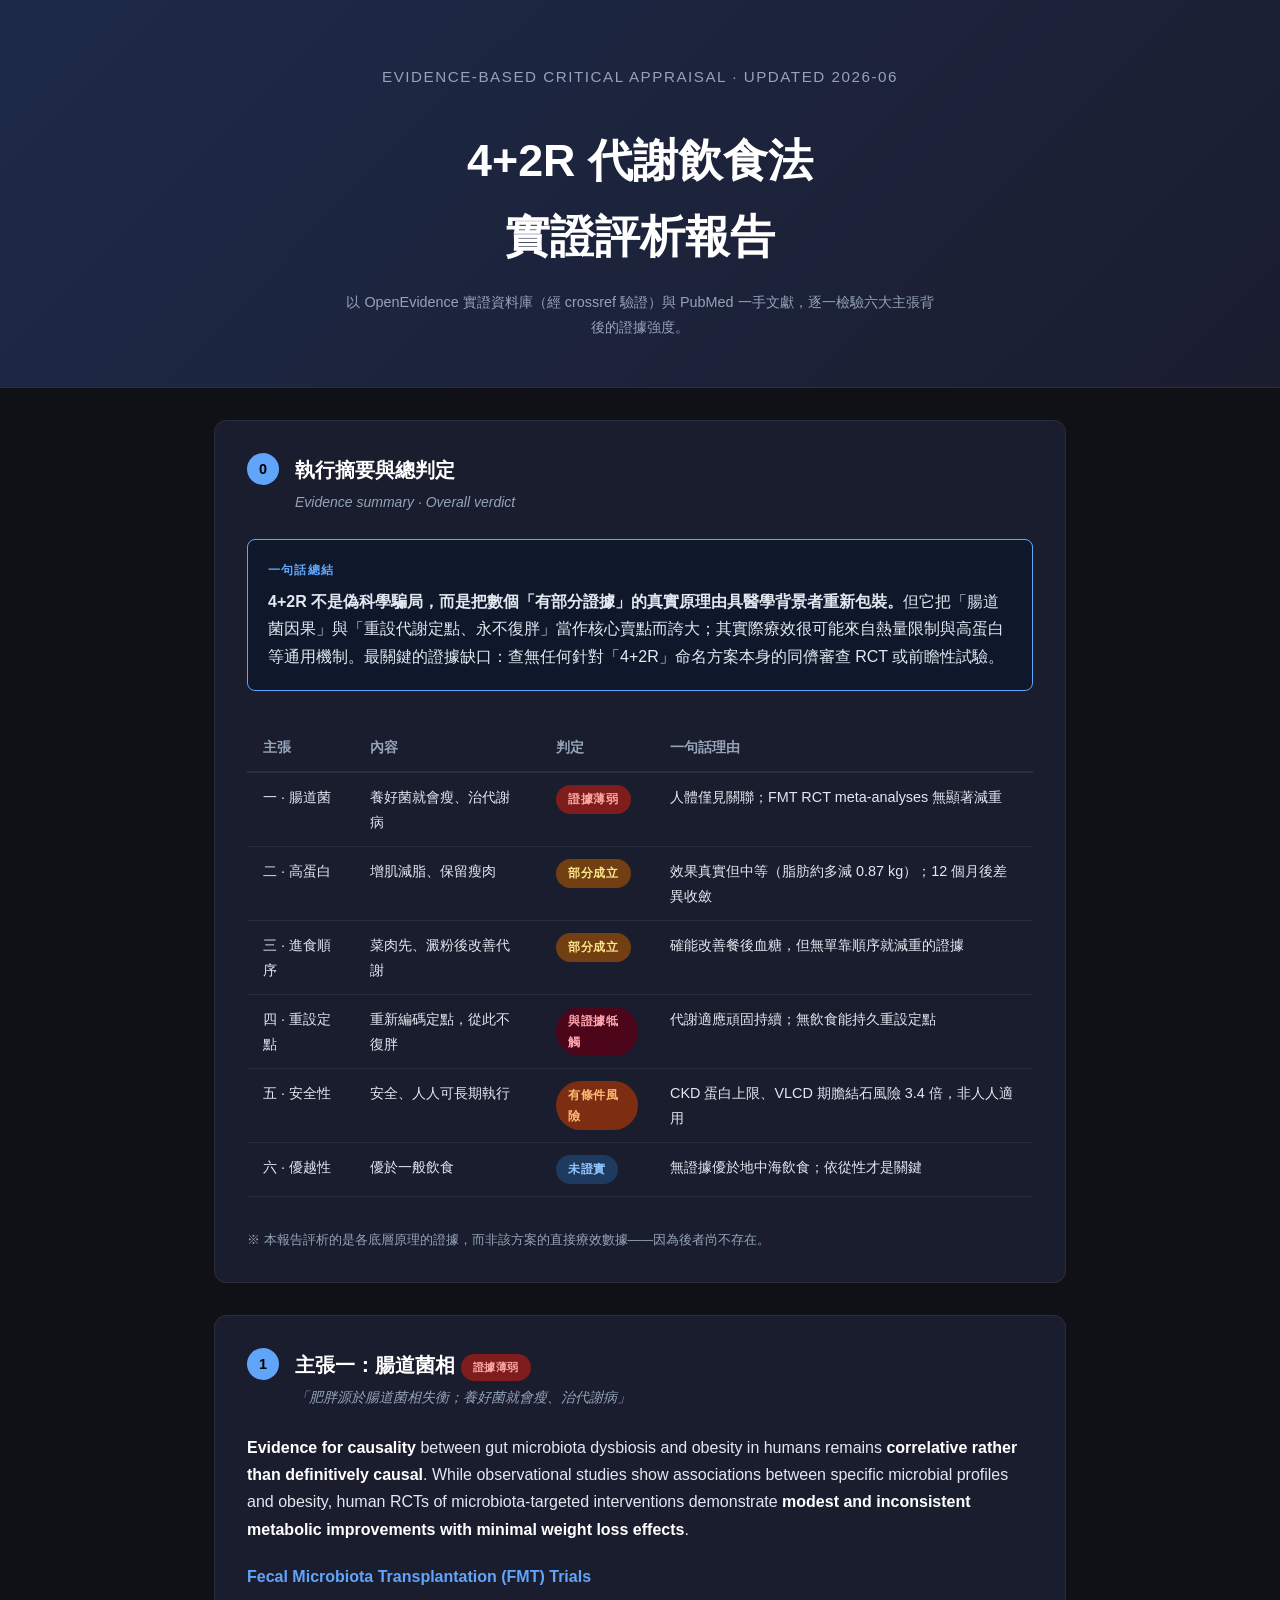
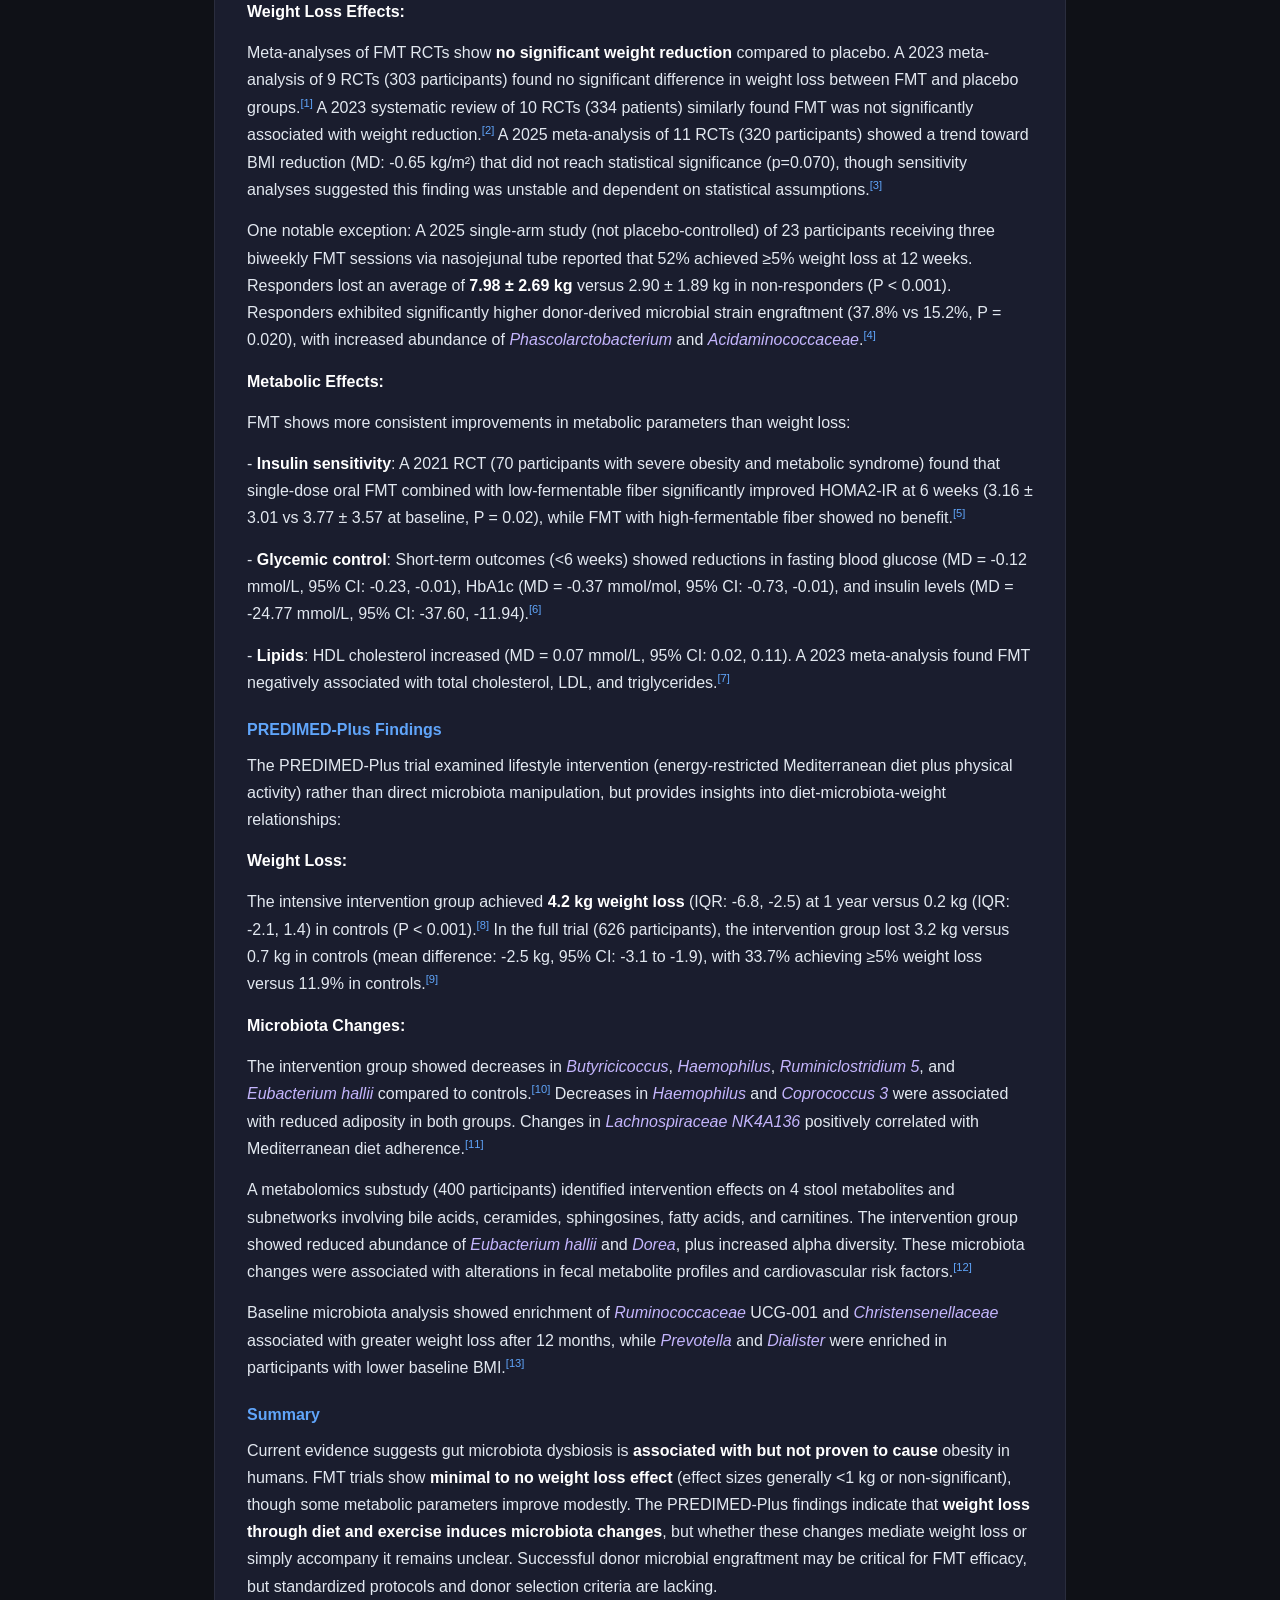
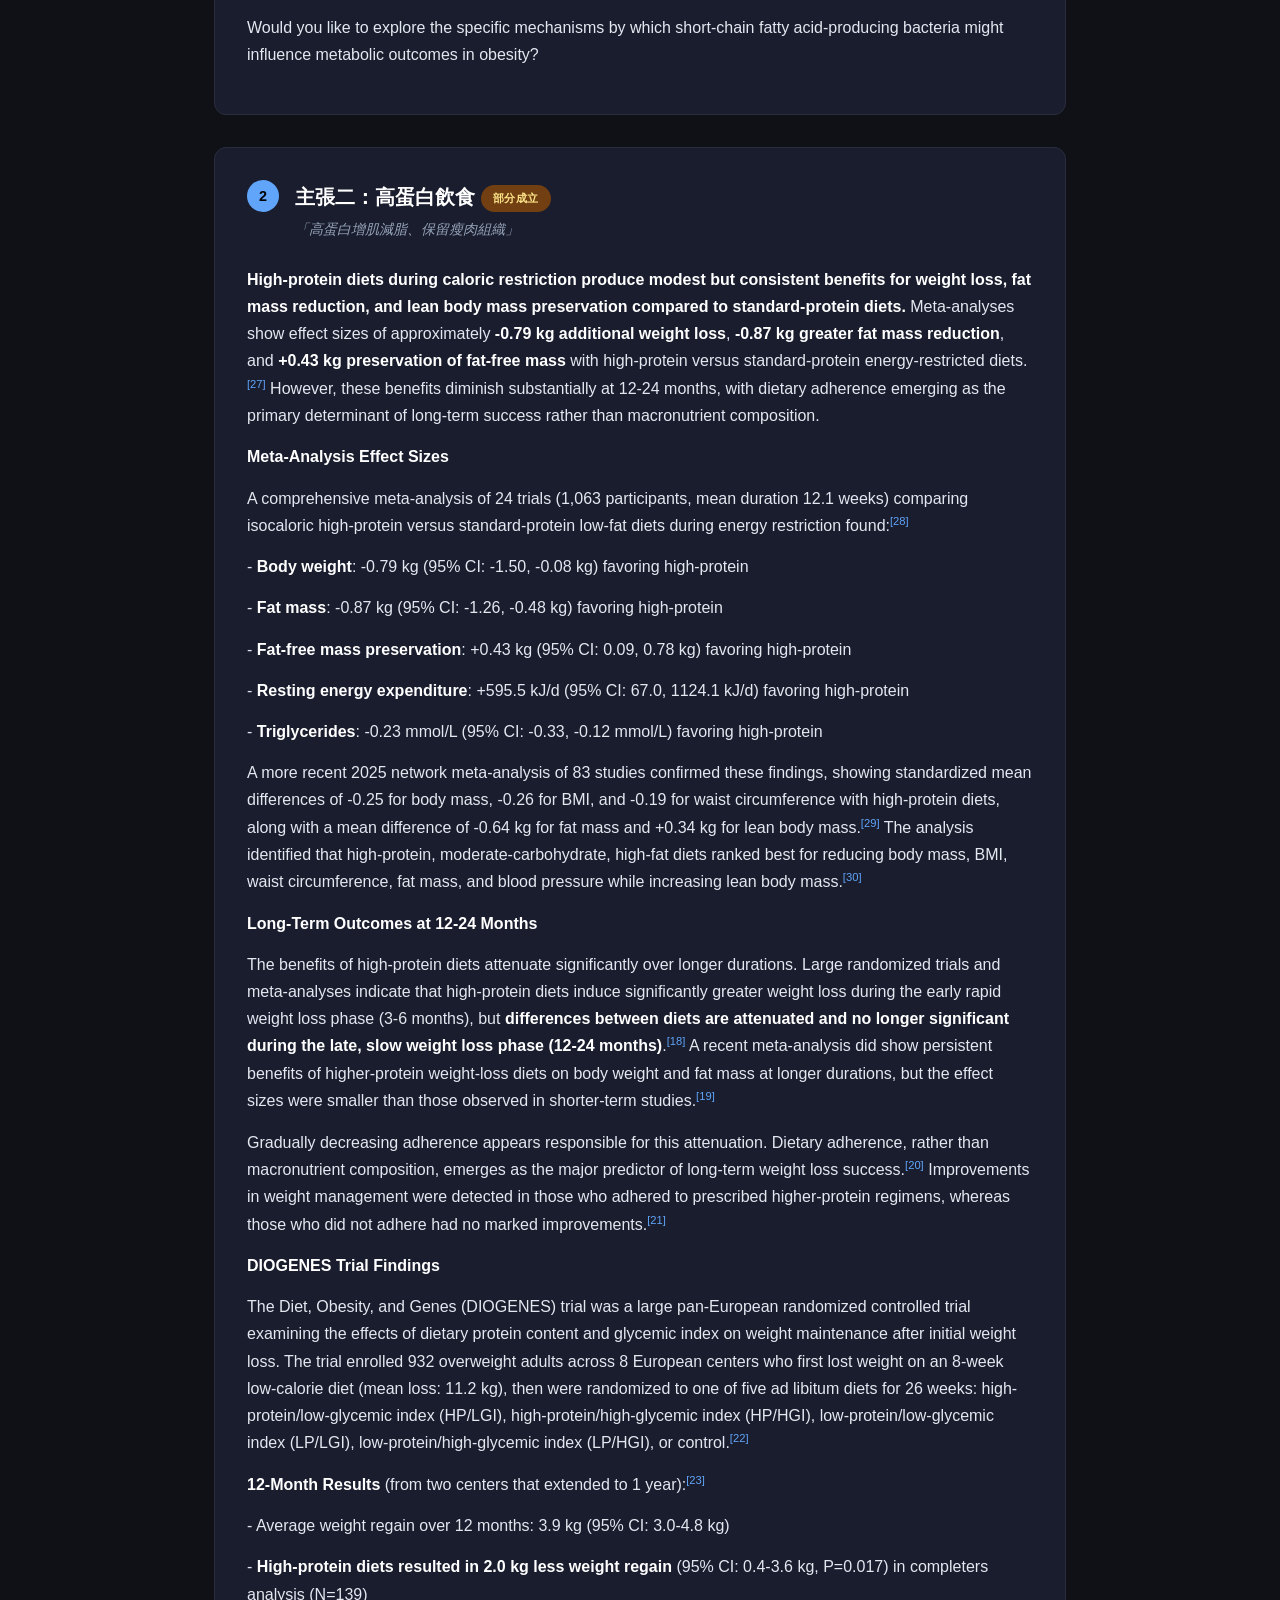
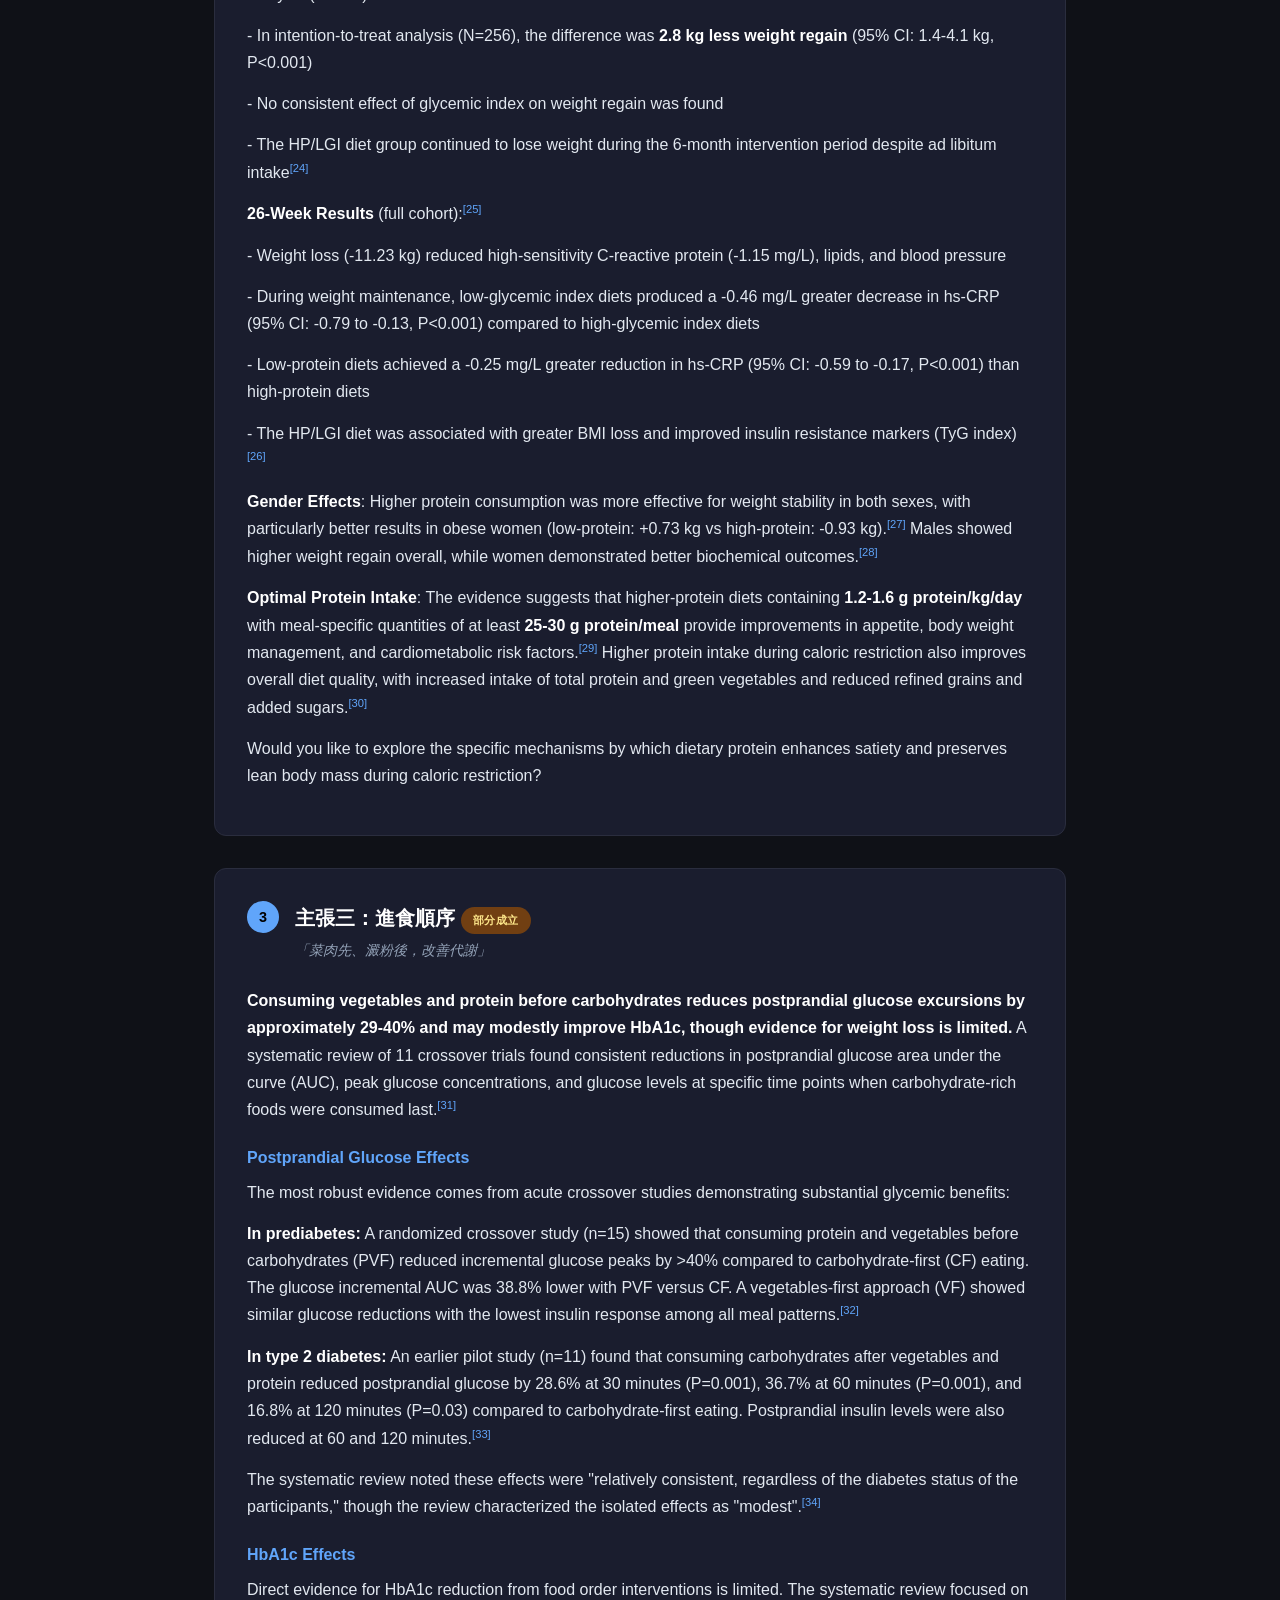
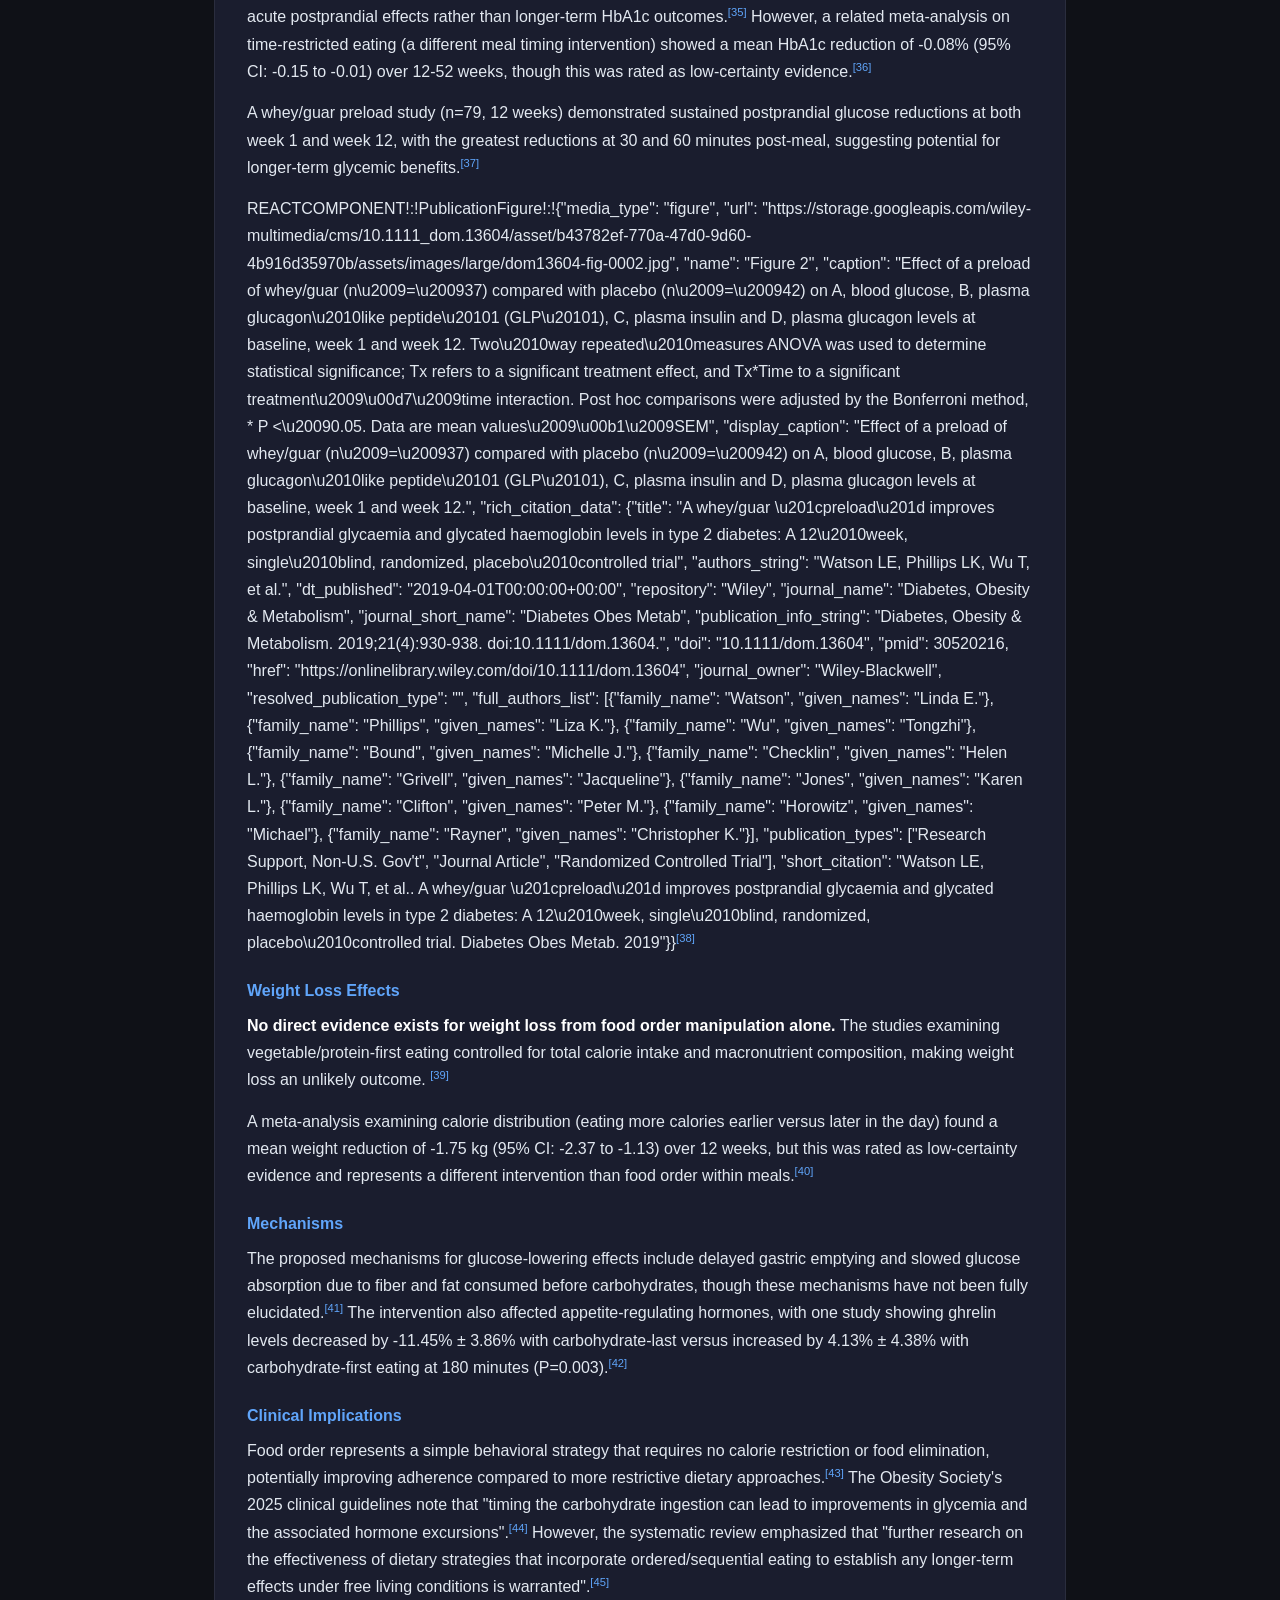
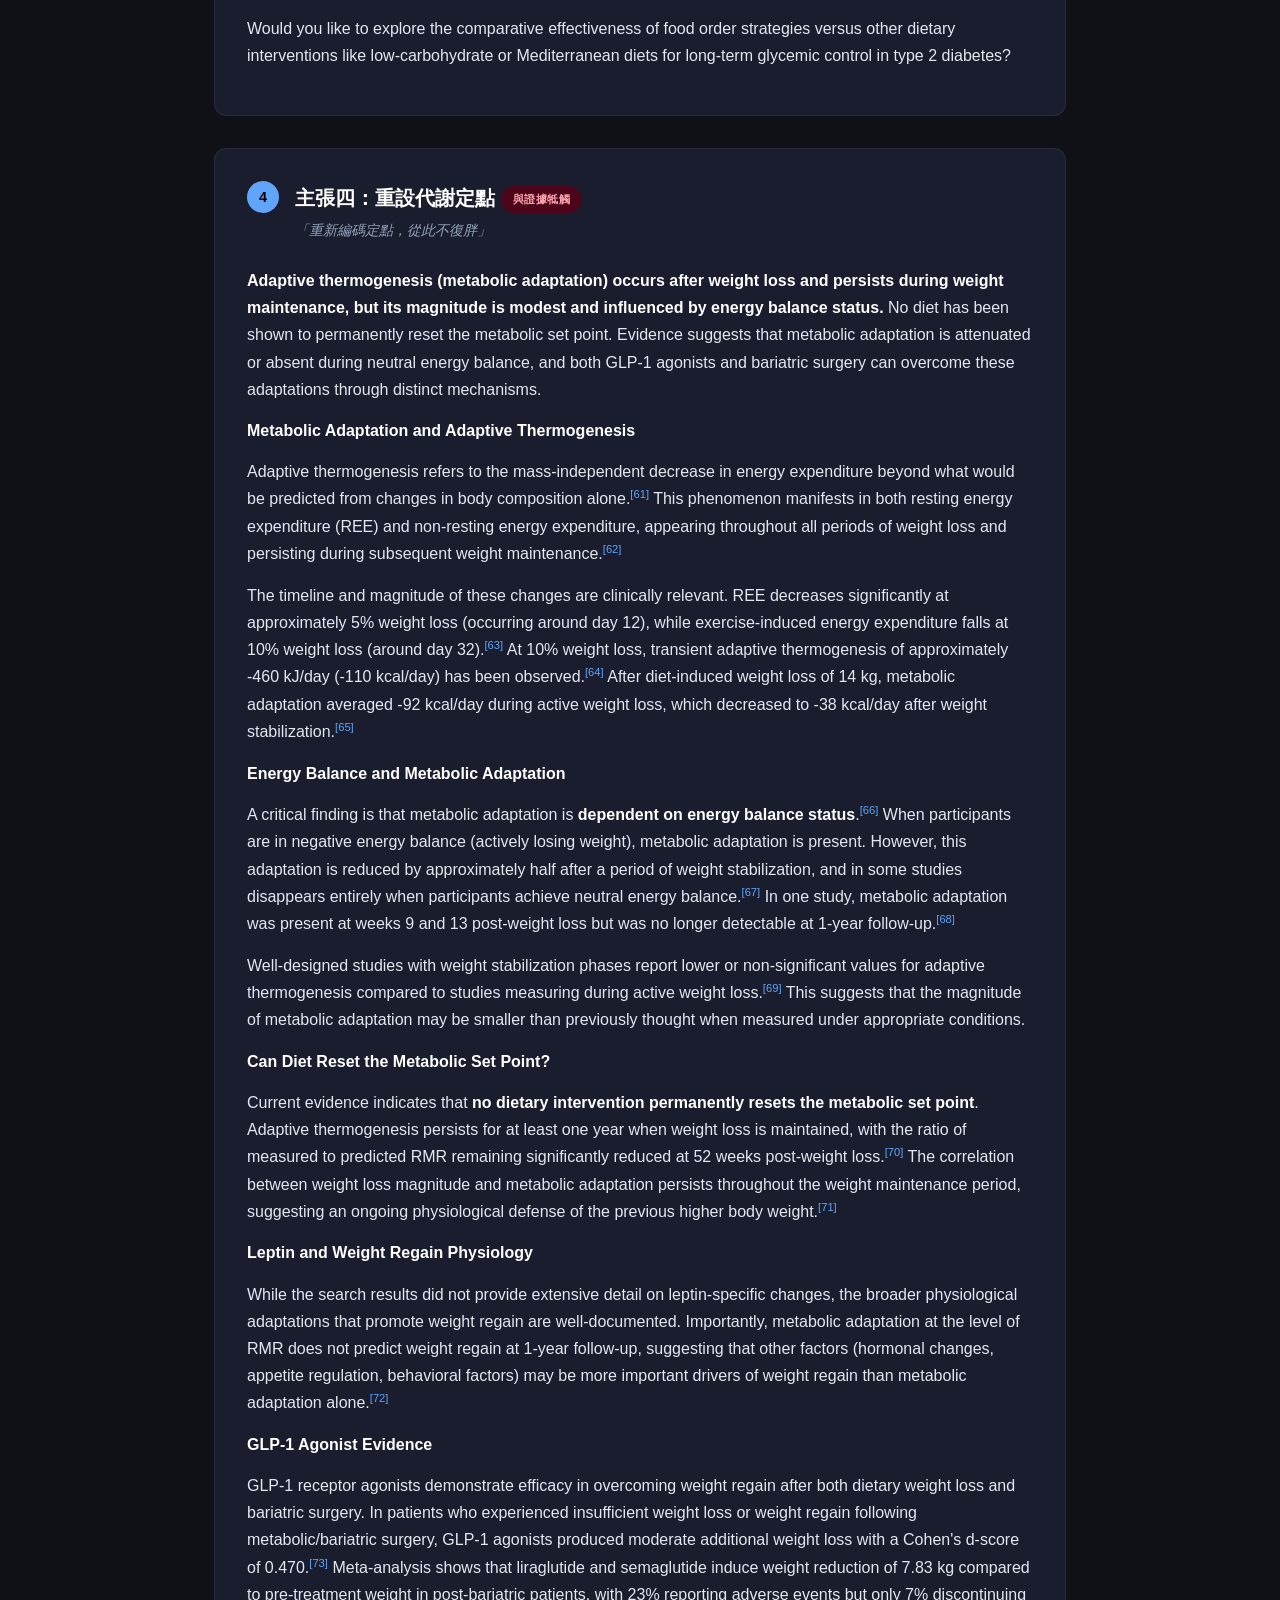
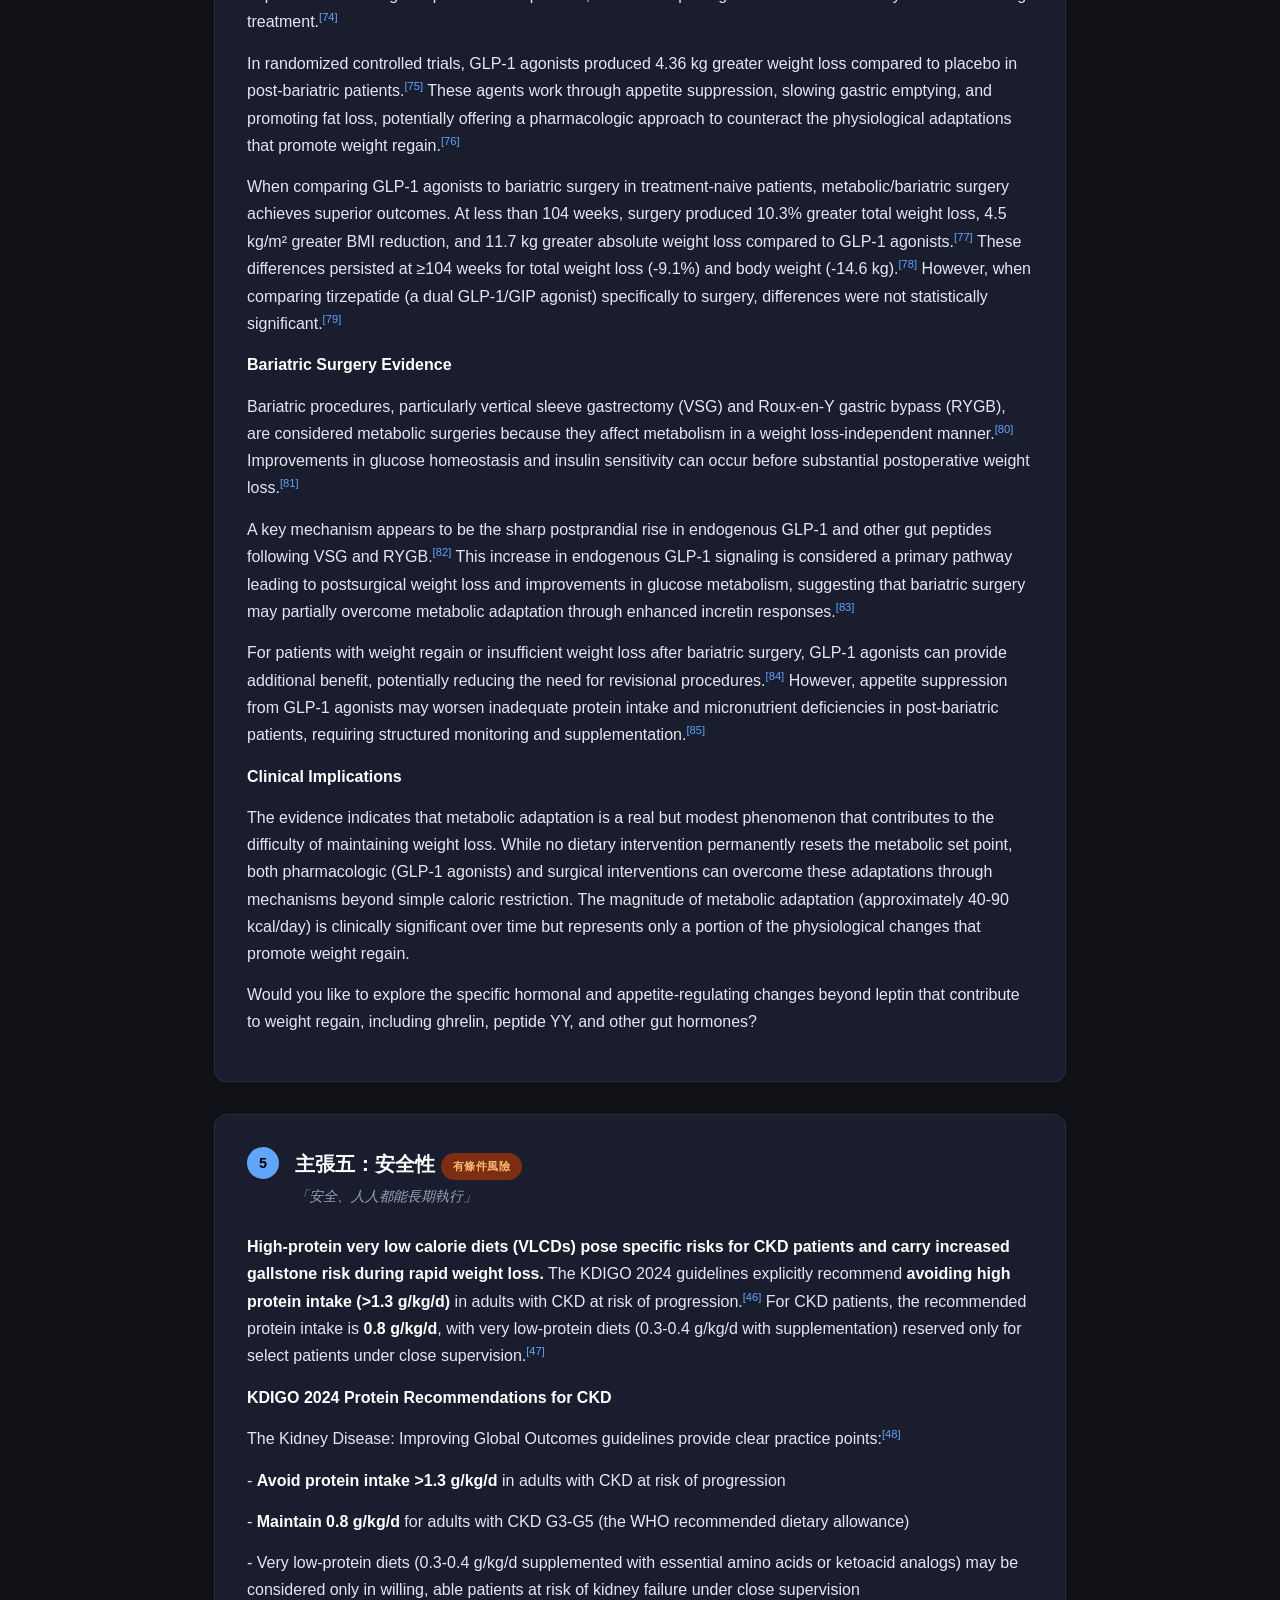
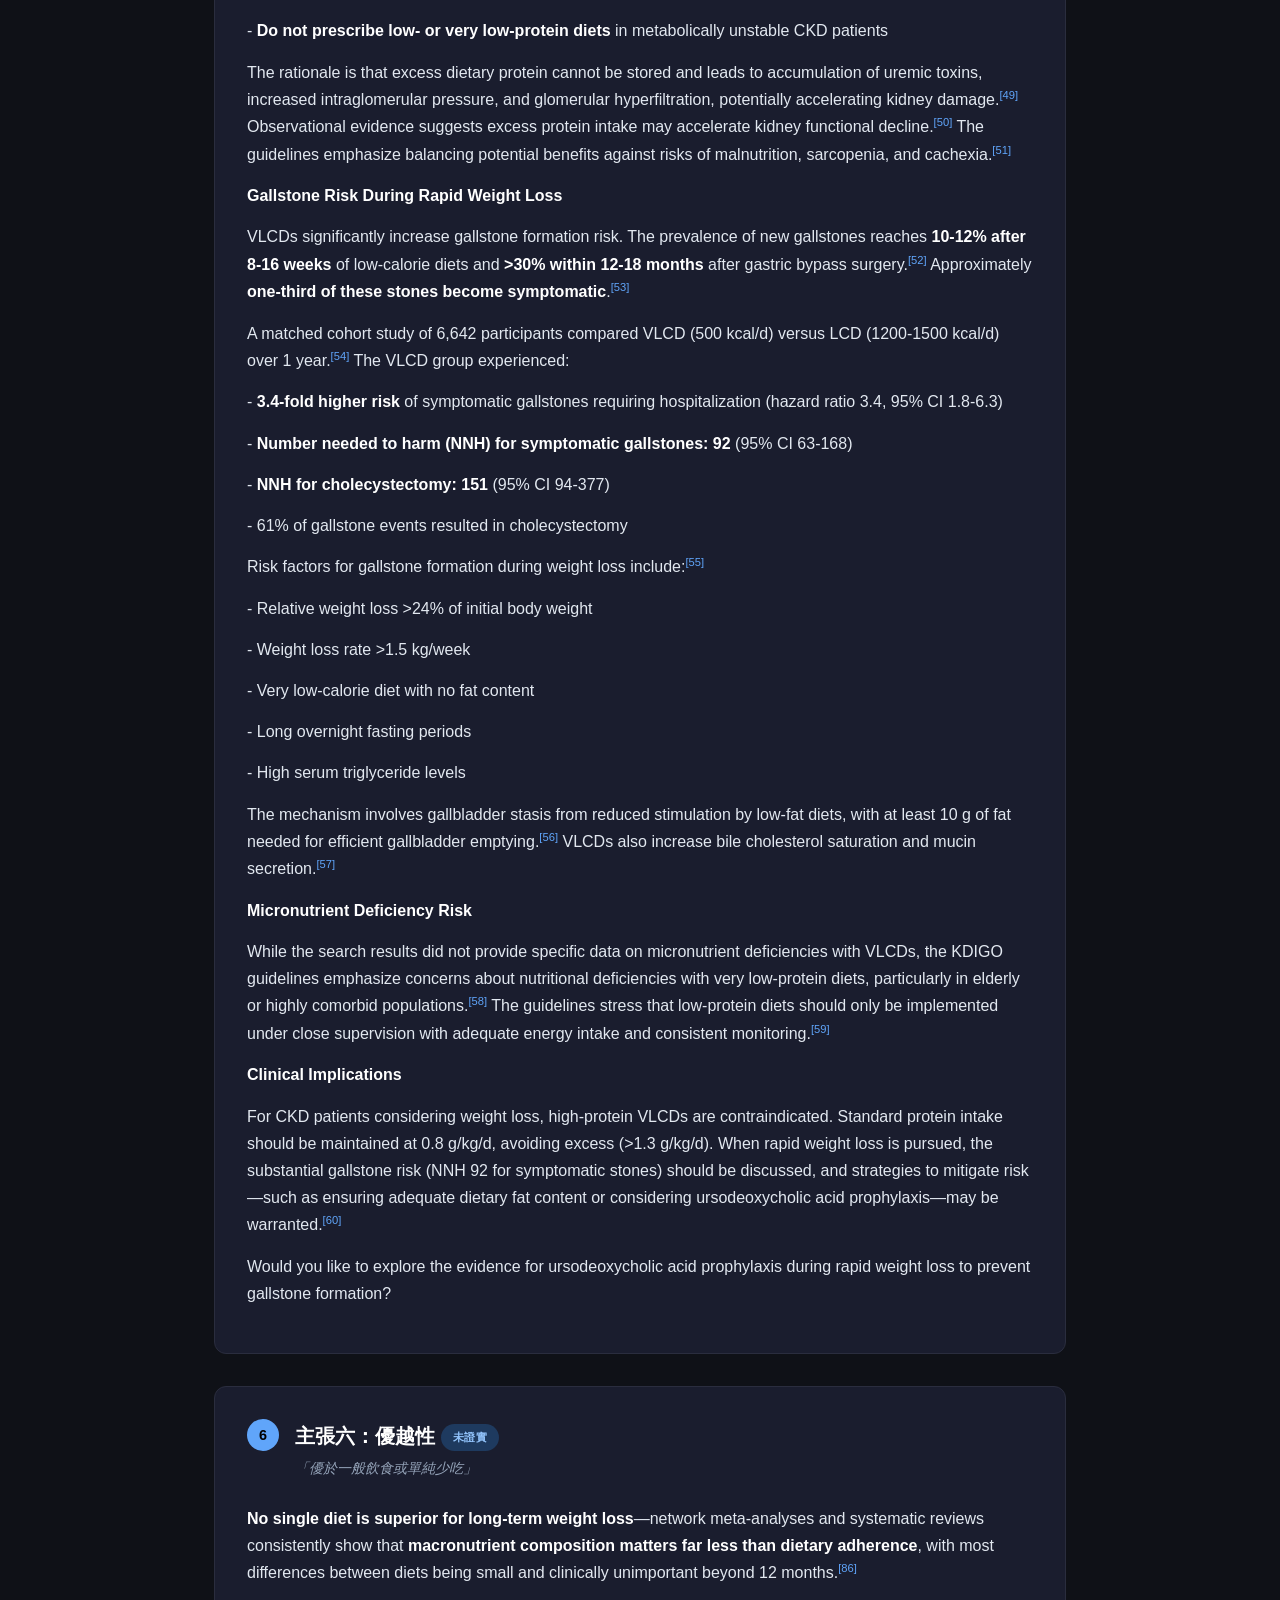
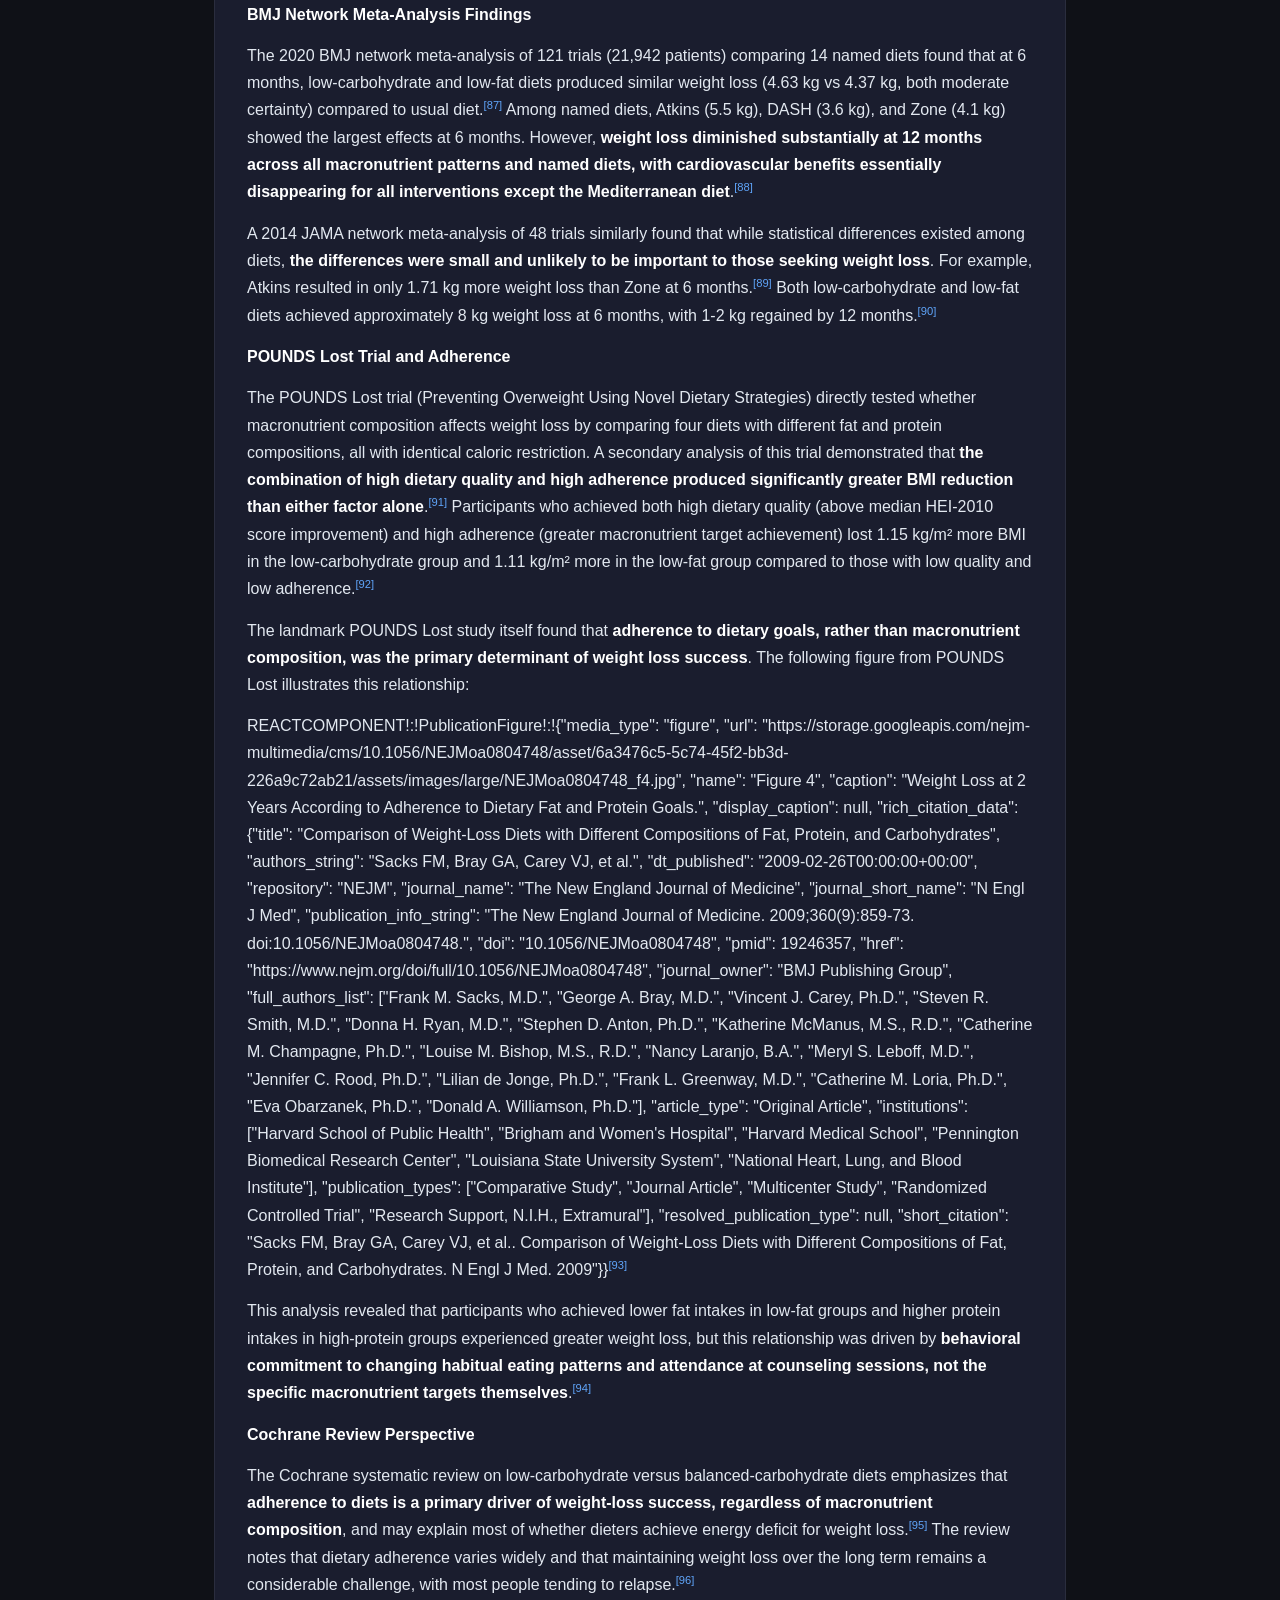
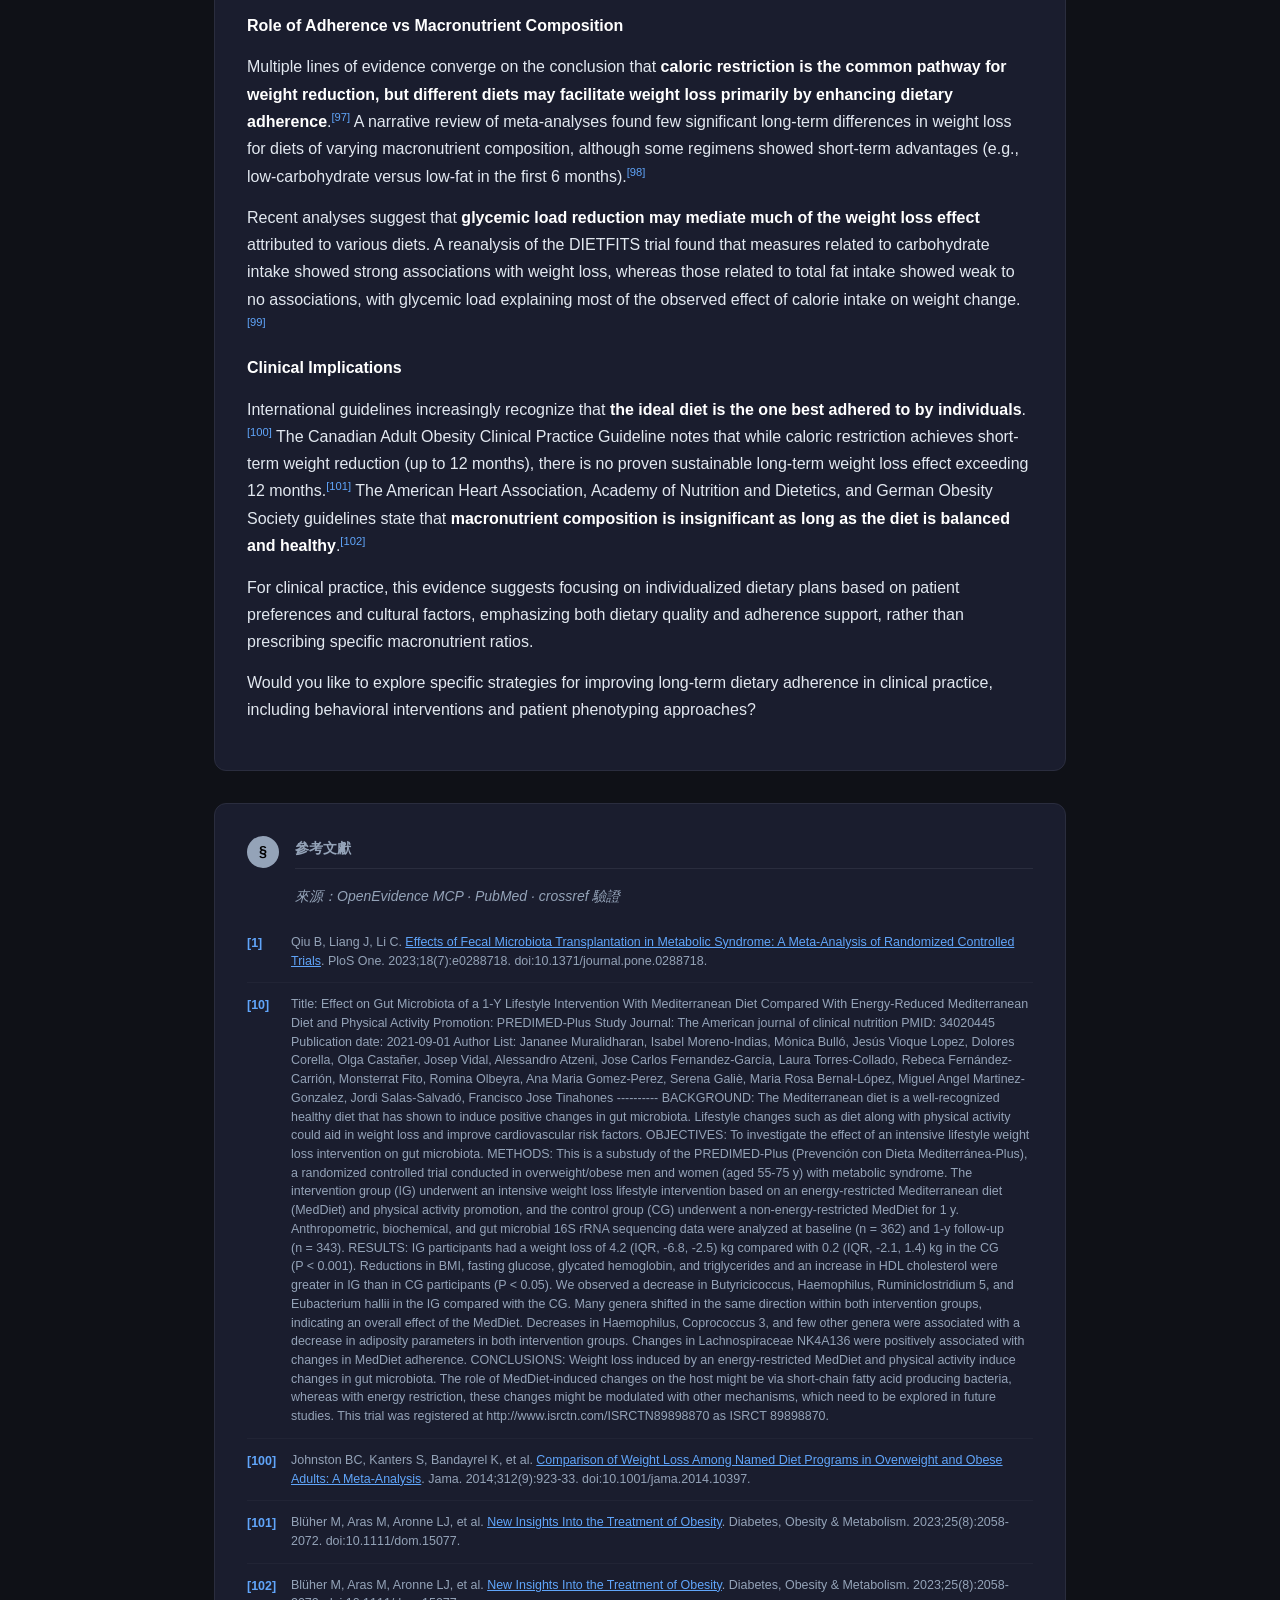
<file: index.html>
<!DOCTYPE html>
<html lang="zh-TW">
<head>
<meta charset="UTF-8">
<meta name="viewport" content="width=device-width, initial-scale=1.0">
<title>4+2R 代謝飲食法 · 實證評析 (2026 更新版)</title>
<style>
  :root {
    --bg: #0f1117; --surface: #1a1d2e; --border: #2a2d3e;
    --text: #e2e8f0; --muted: #94a3b8; --accent: #60a5fa;
    --green: #4ade80; --yellow: #facc15; --red: #f87171; --orange: #fb923c;
  }
  * { box-sizing: border-box; margin: 0; padding: 0; }
  body { background: var(--bg); color: var(--text); font-family: -apple-system,BlinkMacSystemFont,'Segoe UI',sans-serif; line-height: 1.7; }
  .hero { background: linear-gradient(135deg,#1e2a4a,#1a1d2e); padding: 4rem 2rem 3rem; text-align: center; border-bottom: 1px solid var(--border); }
  .hero h1 { font-size: clamp(1.6rem,4vw,2.8rem); font-weight: 800; color: #fff; margin-bottom: .5rem; }
  .hero .sub { color: var(--muted); font-size: .95rem; letter-spacing: .1em; text-transform: uppercase; margin-bottom: 2rem; }
  .badge { display: inline-block; padding: .25rem .75rem; border-radius: 999px; font-size: .75rem; font-weight: 700; letter-spacing: .05em; }
  .badge-weak    { background: #7f1d1d; color: #fca5a5; }
  .badge-partial { background: #713f12; color: #fde68a; }
  .badge-against { background: #4c0519; color: #fda4af; }
  .badge-risk    { background: #7c2d12; color: #fdba74; }
  .badge-unproven{ background: #1e3a5f; color: #93c5fd; }
  .verdict-table { width: 100%; max-width: 900px; margin: 2rem auto; border-collapse: collapse; font-size: .9rem; }
  .verdict-table th { background: var(--surface); color: var(--muted); padding: .75rem 1rem; text-align: left; border-bottom: 2px solid var(--border); }
  .verdict-table td { padding: .75rem 1rem; border-bottom: 1px solid var(--border); vertical-align: top; }
  .verdict-table tr:hover td { background: #ffffff08; }
  .container { max-width: 900px; margin: 0 auto; padding: 2rem 1.5rem; }
  .chapter { background: var(--surface); border: 1px solid var(--border); border-radius: 12px; padding: 2rem; margin-bottom: 2rem; }
  .chapter-header { display: flex; align-items: flex-start; gap: 1rem; margin-bottom: 1.5rem; flex-wrap: wrap; }
  .chapter-num { background: var(--accent); color: #000; font-weight: 800; width: 2rem; height: 2rem; border-radius: 50%; display: flex; align-items: center; justify-content: center; flex-shrink: 0; font-size: .9rem; }
  .chapter-title { flex: 1; }
  .chapter-title h2 { font-size: 1.25rem; font-weight: 700; color: #fff; margin-bottom: .25rem; }
  .chapter-title .claim { color: var(--muted); font-size: .875rem; font-style: italic; }
  .chapter-body h2, .chapter-body h3 { color: var(--accent); margin: 1.25rem 0 .5rem; font-size: 1rem; }
  .chapter-body p { margin-bottom: .875rem; }
  .chapter-body ul, .chapter-body ol { padding-left: 1.5rem; margin-bottom: .875rem; }
  .chapter-body li { margin-bottom: .25rem; }
  .chapter-body strong { color: #fff; }
  .chapter-body em { color: #c4b5fd; }
  .chapter-body sup { color: var(--accent); font-size: .7rem; }
  .chapter-body sup a { color: var(--accent); text-decoration: none; }
  .chapter-body table { width: 100%; border-collapse: collapse; margin: 1rem 0; font-size: .85rem; }
  .chapter-body th { background: #ffffff0d; color: var(--muted); padding: .5rem .75rem; text-align: left; border-bottom: 1px solid var(--border); }
  .chapter-body td { padding: .5rem .75rem; border-bottom: 1px solid var(--border); }
  .summary-box { background: #0f172a; border: 1px solid var(--accent); border-radius: 8px; padding: 1.25rem; margin: 1.5rem 0; }
  .summary-box .label { color: var(--accent); font-size: .75rem; font-weight: 700; text-transform: uppercase; letter-spacing: .1em; margin-bottom: .5rem; }
  .refs { font-size: .78rem; }
  .refs h2 { color: var(--muted); font-size: .9rem; margin-bottom: 1rem; padding-bottom: .5rem; border-bottom: 1px solid var(--border); }
  .ref-item { display: flex; gap: .75rem; margin-bottom: .75rem; padding-bottom: .75rem; border-bottom: 1px solid #ffffff08; }
  .ref-num { color: var(--accent); font-weight: 700; flex-shrink: 0; min-width: 2rem; }
  .ref-text { color: var(--muted); line-height: 1.5; }
  .ref-text a { color: var(--accent); }
  .footer { text-align: center; padding: 3rem 1rem; color: var(--muted); font-size: .8rem; border-top: 1px solid var(--border); }
  @media(max-width:600px){ .hero{padding:2.5rem 1rem 2rem;} .chapter{padding:1.25rem;} }
</style>
</head>
<body>

<div class="hero">
  <p class="sub">Evidence-based critical appraisal · Updated 2026-06</p>
  <h1>4+2R 代謝飲食法<br>實證評析報告</h1>
  <p style="color:var(--muted);max-width:600px;margin:1rem auto 0;font-size:.9rem;">
    以 OpenEvidence 實證資料庫（經 crossref 驗證）與 PubMed 一手文獻，逐一檢驗六大主張背後的證據強度。
  </p>
</div>

<div class="container">

  <!-- Verdict Table -->
  <div class="chapter">
    <div class="chapter-header">
      <div class="chapter-num">0</div>
      <div class="chapter-title">
        <h2>執行摘要與總判定</h2>
        <p class="claim">Evidence summary · Overall verdict</p>
      </div>
    </div>
    <div class="summary-box">
      <div class="label">一句話總結</div>
      <p><strong>4+2R 不是偽科學騙局，而是把數個「有部分證據」的真實原理由具醫學背景者重新包裝。</strong>但它把「腸道菌因果」與「重設代謝定點、永不復胖」當作核心賣點而誇大；其實際療效很可能來自熱量限制與高蛋白等通用機制。最關鍵的證據缺口：查無任何針對「4+2R」命名方案本身的同儕審查 RCT 或前瞻性試驗。</p>
    </div>
    <table class="verdict-table">
      <thead><tr><th>主張</th><th>內容</th><th>判定</th><th>一句話理由</th></tr></thead>
      <tbody>
        <tr><td>一 · 腸道菌</td><td>養好菌就會瘦、治代謝病</td><td><span class="badge badge-weak">證據薄弱</span></td><td>人體僅見關聯；FMT RCT meta-analyses 無顯著減重</td></tr>
        <tr><td>二 · 高蛋白</td><td>增肌減脂、保留瘦肉</td><td><span class="badge badge-partial">部分成立</span></td><td>效果真實但中等（脂肪約多減 0.87 kg）；12 個月後差異收斂</td></tr>
        <tr><td>三 · 進食順序</td><td>菜肉先、澱粉後改善代謝</td><td><span class="badge badge-partial">部分成立</span></td><td>確能改善餐後血糖，但無單靠順序就減重的證據</td></tr>
        <tr><td>四 · 重設定點</td><td>重新編碼定點，從此不復胖</td><td><span class="badge badge-against">與證據牴觸</span></td><td>代謝適應頑固持續；無飲食能持久重設定點</td></tr>
        <tr><td>五 · 安全性</td><td>安全、人人可長期執行</td><td><span class="badge badge-risk">有條件風險</span></td><td>CKD 蛋白上限、VLCD 期膽結石風險 3.4 倍，非人人適用</td></tr>
        <tr><td>六 · 優越性</td><td>優於一般飲食</td><td><span class="badge badge-unproven">未證實</span></td><td>無證據優於地中海飲食；依從性才是關鍵</td></tr>
      </tbody>
    </table>
    <p style="color:var(--muted);font-size:.8rem;margin-top:1rem;">※ 本報告評析的是各底層原理的證據，而非該方案的直接療效數據——因為後者尚不存在。</p>
  </div>

  <div class="chapter">
    <div class="chapter-header">
      <div class="chapter-num">1</div>
      <div class="chapter-title">
        <h2>主張一：腸道菌相 <span class="badge badge-weak" style="font-size:.7rem;vertical-align:middle;">證據薄弱</span></h2>
        <p class="claim">「肥胖源於腸道菌相失衡；養好菌就會瘦、治代謝病」</p>
      </div>
    </div>
    <div class="chapter-body">
<p><strong>Evidence for causality</strong> between gut microbiota dysbiosis and obesity in humans remains <strong>correlative rather than definitively causal</strong>. While observational studies show associations between specific microbial profiles and obesity, human RCTs of microbiota-targeted interventions demonstrate <strong>modest and inconsistent metabolic improvements with minimal weight loss effects</strong>.</p>
<h2>Fecal Microbiota Transplantation (FMT) Trials</h2>
<p><strong>Weight Loss Effects:</strong></p>
<p>Meta-analyses of FMT RCTs show <strong>no significant weight reduction</strong> compared to placebo. A 2023 meta-analysis of 9 RCTs (303 participants) found no significant difference in weight loss between FMT and placebo groups.<sup>[1]</sup> A 2023 systematic review of 10 RCTs (334 patients) similarly found FMT was not significantly associated with weight reduction.<sup>[2]</sup> A 2025 meta-analysis of 11 RCTs (320 participants) showed a trend toward BMI reduction (MD: -0.65 kg/m²) that did not reach statistical significance (p=0.070), though sensitivity analyses suggested this finding was unstable and dependent on statistical assumptions.<sup>[3]</sup></p>
<p>One notable exception: A 2025 single-arm study (not placebo-controlled) of 23 participants receiving three biweekly FMT sessions via nasojejunal tube reported that 52% achieved ≥5% weight loss at 12 weeks. Responders lost an average of <strong>7.98 ± 2.69 kg</strong> versus 2.90 ± 1.89 kg in non-responders (P < 0.001). Responders exhibited significantly higher donor-derived microbial strain engraftment (37.8% vs 15.2%, P = 0.020), with increased abundance of <em>Phascolarctobacterium</em> and <em>Acidaminococcaceae</em>.<sup>[4]</sup></p>
<p><strong>Metabolic Effects:</strong></p>
<p>FMT shows more consistent improvements in metabolic parameters than weight loss:</p>
<p>- <strong>Insulin sensitivity</strong>: A 2021 RCT (70 participants with severe obesity and metabolic syndrome) found that single-dose oral FMT combined with low-fermentable fiber significantly improved HOMA2-IR at 6 weeks (3.16 ± 3.01 vs 3.77 ± 3.57 at baseline, P = 0.02), while FMT with high-fermentable fiber showed no benefit.<sup>[5]</sup></p>
<p>- <strong>Glycemic control</strong>: Short-term outcomes (<6 weeks) showed reductions in fasting blood glucose (MD = -0.12 mmol/L, 95% CI: -0.23, -0.01), HbA1c (MD = -0.37 mmol/mol, 95% CI: -0.73, -0.01), and insulin levels (MD = -24.77 mmol/L, 95% CI: -37.60, -11.94).<sup>[6]</sup></p>
<p>- <strong>Lipids</strong>: HDL cholesterol increased (MD = 0.07 mmol/L, 95% CI: 0.02, 0.11). A 2023 meta-analysis found FMT negatively associated with total cholesterol, LDL, and triglycerides.<sup>[7]</sup></p>
<h2>PREDIMED-Plus Findings</h2>
<p>The PREDIMED-Plus trial examined lifestyle intervention (energy-restricted Mediterranean diet plus physical activity) rather than direct microbiota manipulation, but provides insights into diet-microbiota-weight relationships:</p>
<p><strong>Weight Loss:</strong></p>
<p>The intensive intervention group achieved <strong>4.2 kg weight loss</strong> (IQR: -6.8, -2.5) at 1 year versus 0.2 kg (IQR: -2.1, 1.4) in controls (P < 0.001).<sup>[8]</sup> In the full trial (626 participants), the intervention group lost 3.2 kg versus 0.7 kg in controls (mean difference: -2.5 kg, 95% CI: -3.1 to -1.9), with 33.7% achieving ≥5% weight loss versus 11.9% in controls.<sup>[9]</sup></p>
<p><strong>Microbiota Changes:</strong></p>
<p>The intervention group showed decreases in <em>Butyricicoccus</em>, <em>Haemophilus</em>, <em>Ruminiclostridium 5</em>, and <em>Eubacterium hallii</em> compared to controls.<sup>[10]</sup> Decreases in <em>Haemophilus</em> and <em>Coprococcus 3</em> were associated with reduced adiposity in both groups. Changes in <em>Lachnospiraceae NK4A136</em> positively correlated with Mediterranean diet adherence.<sup>[11]</sup></p>
<p>A metabolomics substudy (400 participants) identified intervention effects on 4 stool metabolites and subnetworks involving bile acids, ceramides, sphingosines, fatty acids, and carnitines. The intervention group showed reduced abundance of <em>Eubacterium hallii</em> and <em>Dorea</em>, plus increased alpha diversity. These microbiota changes were associated with alterations in fecal metabolite profiles and cardiovascular risk factors.<sup>[12]</sup></p>
<p>Baseline microbiota analysis showed enrichment of <em>Ruminococcaceae</em> UCG-001 and <em>Christensenellaceae</em> associated with greater weight loss after 12 months, while <em>Prevotella</em> and <em>Dialister</em> were enriched in participants with lower baseline BMI.<sup>[13]</sup></p>
<h2>Summary</h2>
<p>Current evidence suggests gut microbiota dysbiosis is <strong>associated with but not proven to cause</strong> obesity in humans. FMT trials show <strong>minimal to no weight loss effect</strong> (effect sizes generally <1 kg or non-significant), though some metabolic parameters improve modestly. The PREDIMED-Plus findings indicate that <strong>weight loss through diet and exercise induces microbiota changes</strong>, but whether these changes mediate weight loss or simply accompany it remains unclear. Successful donor microbial engraftment may be critical for FMT efficacy, but standardized protocols and donor selection criteria are lacking.</p>
<p>Would you like to explore the specific mechanisms by which short-chain fatty acid-producing bacteria might influence metabolic outcomes in obesity?</p>
    </div>
  </div>

  <div class="chapter">
    <div class="chapter-header">
      <div class="chapter-num">2</div>
      <div class="chapter-title">
        <h2>主張二：高蛋白飲食 <span class="badge badge-partial" style="font-size:.7rem;vertical-align:middle;">部分成立</span></h2>
        <p class="claim">「高蛋白增肌減脂、保留瘦肉組織」</p>
      </div>
    </div>
    <div class="chapter-body">
<p><strong>High-protein diets during caloric restriction produce modest but consistent benefits for weight loss, fat mass reduction, and lean body mass preservation compared to standard-protein diets.</strong> Meta-analyses show effect sizes of approximately <strong>-0.79 kg additional weight loss</strong>, <strong>-0.87 kg greater fat mass reduction</strong>, and <strong>+0.43 kg preservation of fat-free mass</strong> with high-protein versus standard-protein energy-restricted diets.<sup>[27]</sup> However, these benefits diminish substantially at 12-24 months, with dietary adherence emerging as the primary determinant of long-term success rather than macronutrient composition.</p>
<p><strong>Meta-Analysis Effect Sizes</strong></p>
<p>A comprehensive meta-analysis of 24 trials (1,063 participants, mean duration 12.1 weeks) comparing isocaloric high-protein versus standard-protein low-fat diets during energy restriction found:<sup>[28]</sup></p>
<p>- <strong>Body weight</strong>: -0.79 kg (95% CI: -1.50, -0.08 kg) favoring high-protein</p>
<p>- <strong>Fat mass</strong>: -0.87 kg (95% CI: -1.26, -0.48 kg) favoring high-protein</p>
<p>- <strong>Fat-free mass preservation</strong>: +0.43 kg (95% CI: 0.09, 0.78 kg) favoring high-protein</p>
<p>- <strong>Resting energy expenditure</strong>: +595.5 kJ/d (95% CI: 67.0, 1124.1 kJ/d) favoring high-protein</p>
<p>- <strong>Triglycerides</strong>: -0.23 mmol/L (95% CI: -0.33, -0.12 mmol/L) favoring high-protein</p>
<p>A more recent 2025 network meta-analysis of 83 studies confirmed these findings, showing standardized mean differences of -0.25 for body mass, -0.26 for BMI, and -0.19 for waist circumference with high-protein diets, along with a mean difference of -0.64 kg for fat mass and +0.34 kg for lean body mass.<sup>[29]</sup> The analysis identified that high-protein, moderate-carbohydrate, high-fat diets ranked best for reducing body mass, BMI, waist circumference, fat mass, and blood pressure while increasing lean body mass.<sup>[30]</sup></p>
<p><strong>Long-Term Outcomes at 12-24 Months</strong></p>
<p>The benefits of high-protein diets attenuate significantly over longer durations. Large randomized trials and meta-analyses indicate that high-protein diets induce significantly greater weight loss during the early rapid weight loss phase (3-6 months), but <strong>differences between diets are attenuated and no longer significant during the late, slow weight loss phase (12-24 months)</strong>.<sup>[18]</sup> A recent meta-analysis did show persistent benefits of higher-protein weight-loss diets on body weight and fat mass at longer durations, but the effect sizes were smaller than those observed in shorter-term studies.<sup>[19]</sup></p>
<p>Gradually decreasing adherence appears responsible for this attenuation. Dietary adherence, rather than macronutrient composition, emerges as the major predictor of long-term weight loss success.<sup>[20]</sup> Improvements in weight management were detected in those who adhered to prescribed higher-protein regimens, whereas those who did not adhere had no marked improvements.<sup>[21]</sup></p>
<p><strong>DIOGENES Trial Findings</strong></p>
<p>The Diet, Obesity, and Genes (DIOGENES) trial was a large pan-European randomized controlled trial examining the effects of dietary protein content and glycemic index on weight maintenance after initial weight loss. The trial enrolled 932 overweight adults across 8 European centers who first lost weight on an 8-week low-calorie diet (mean loss: 11.2 kg), then were randomized to one of five ad libitum diets for 26 weeks: high-protein/low-glycemic index (HP/LGI), high-protein/high-glycemic index (HP/HGI), low-protein/low-glycemic index (LP/LGI), low-protein/high-glycemic index (LP/HGI), or control.<sup>[22]</sup></p>
<p><strong>12-Month Results</strong> (from two centers that extended to 1 year):<sup>[23]</sup></p>
<p>- Average weight regain over 12 months: 3.9 kg (95% CI: 3.0-4.8 kg)</p>
<p>- <strong>High-protein diets resulted in 2.0 kg less weight regain</strong> (95% CI: 0.4-3.6 kg, P=0.017) in completers analysis (N=139)</p>
<p>- In intention-to-treat analysis (N=256), the difference was <strong>2.8 kg less weight regain</strong> (95% CI: 1.4-4.1 kg, P<0.001)</p>
<p>- No consistent effect of glycemic index on weight regain was found</p>
<p>- The HP/LGI diet group continued to lose weight during the 6-month intervention period despite ad libitum intake<sup>[24]</sup></p>
<p><strong>26-Week Results</strong> (full cohort):<sup>[25]</sup></p>
<p>- Weight loss (-11.23 kg) reduced high-sensitivity C-reactive protein (-1.15 mg/L), lipids, and blood pressure</p>
<p>- During weight maintenance, low-glycemic index diets produced a -0.46 mg/L greater decrease in hs-CRP (95% CI: -0.79 to -0.13, P<0.001) compared to high-glycemic index diets</p>
<p>- Low-protein diets achieved a -0.25 mg/L greater reduction in hs-CRP (95% CI: -0.59 to -0.17, P<0.001) than high-protein diets</p>
<p>- The HP/LGI diet was associated with greater BMI loss and improved insulin resistance markers (TyG index)<sup>[26]</sup></p>
<p><strong>Gender Effects</strong>: Higher protein consumption was more effective for weight stability in both sexes, with particularly better results in obese women (low-protein: +0.73 kg vs high-protein: -0.93 kg).<sup>[27]</sup> Males showed higher weight regain overall, while women demonstrated better biochemical outcomes.<sup>[28]</sup></p>
<p><strong>Optimal Protein Intake</strong>: The evidence suggests that higher-protein diets containing <strong>1.2-1.6 g protein/kg/day</strong> with meal-specific quantities of at least <strong>25-30 g protein/meal</strong> provide improvements in appetite, body weight management, and cardiometabolic risk factors.<sup>[29]</sup> Higher protein intake during caloric restriction also improves overall diet quality, with increased intake of total protein and green vegetables and reduced refined grains and added sugars.<sup>[30]</sup></p>
<p>Would you like to explore the specific mechanisms by which dietary protein enhances satiety and preserves lean body mass during caloric restriction?</p>
    </div>
  </div>

  <div class="chapter">
    <div class="chapter-header">
      <div class="chapter-num">3</div>
      <div class="chapter-title">
        <h2>主張三：進食順序 <span class="badge badge-partial" style="font-size:.7rem;vertical-align:middle;">部分成立</span></h2>
        <p class="claim">「菜肉先、澱粉後，改善代謝」</p>
      </div>
    </div>
    <div class="chapter-body">
<p><strong>Consuming vegetables and protein before carbohydrates reduces postprandial glucose excursions by approximately 29-40% and may modestly improve HbA1c, though evidence for weight loss is limited.</strong> A systematic review of 11 crossover trials found consistent reductions in postprandial glucose area under the curve (AUC), peak glucose concentrations, and glucose levels at specific time points when carbohydrate-rich foods were consumed last.<sup>[31]</sup></p>
<h2>Postprandial Glucose Effects</h2>
<p>The most robust evidence comes from acute crossover studies demonstrating substantial glycemic benefits:</p>
<p><strong>In prediabetes:</strong> A randomized crossover study (n=15) showed that consuming protein and vegetables before carbohydrates (PVF) reduced incremental glucose peaks by >40% compared to carbohydrate-first (CF) eating. The glucose incremental AUC was 38.8% lower with PVF versus CF. A vegetables-first approach (VF) showed similar glucose reductions with the lowest insulin response among all meal patterns.<sup>[32]</sup></p>
<p><strong>In type 2 diabetes:</strong> An earlier pilot study (n=11) found that consuming carbohydrates after vegetables and protein reduced postprandial glucose by 28.6% at 30 minutes (P=0.001), 36.7% at 60 minutes (P=0.001), and 16.8% at 120 minutes (P=0.03) compared to carbohydrate-first eating. Postprandial insulin levels were also reduced at 60 and 120 minutes.<sup>[33]</sup></p>
<p>The systematic review noted these effects were "relatively consistent, regardless of the diabetes status of the participants," though the review characterized the isolated effects as "modest".<sup>[34]</sup></p>
<h2>HbA1c Effects</h2>
<p>Direct evidence for HbA1c reduction from food order interventions is limited. The systematic review focused on acute postprandial effects rather than longer-term HbA1c outcomes.<sup>[35]</sup> However, a related meta-analysis on time-restricted eating (a different meal timing intervention) showed a mean HbA1c reduction of -0.08% (95% CI: -0.15 to -0.01) over 12-52 weeks, though this was rated as low-certainty evidence.<sup>[36]</sup></p>
<p>A whey/guar preload study (n=79, 12 weeks) demonstrated sustained postprandial glucose reductions at both week 1 and week 12, with the greatest reductions at 30 and 60 minutes post-meal, suggesting potential for longer-term glycemic benefits.<sup>[37]</sup></p>
<p>REACTCOMPONENT!:!PublicationFigure!:!{"media_type": "figure", "url": "https://storage.googleapis.com/wiley-multimedia/cms/10.1111_dom.13604/asset/b43782ef-770a-47d0-9d60-4b916d35970b/assets/images/large/dom13604-fig-0002.jpg", "name": "Figure 2", "caption": "Effect of a preload of whey/guar (n\u2009=\u200937) compared with placebo (n\u2009=\u200942) on A, blood glucose, B, plasma glucagon\u2010like peptide\u20101 (GLP\u20101), C, plasma insulin and D, plasma glucagon levels at baseline, week 1 and week 12. Two\u2010way repeated\u2010measures ANOVA was used to determine statistical significance; Tx refers to a significant treatment effect, and Tx*Time to a significant treatment\u2009\u00d7\u2009time interaction. Post hoc comparisons were adjusted by the Bonferroni method, * P <\u20090.05. Data are mean values\u2009\u00b1\u2009SEM", "display_caption": "Effect of a preload of whey/guar (n\u2009=\u200937) compared with placebo (n\u2009=\u200942) on A, blood glucose, B, plasma glucagon\u2010like peptide\u20101 (GLP\u20101), C, plasma insulin and D, plasma glucagon levels at baseline, week 1 and week 12.", "rich_citation_data": {"title": "A whey/guar \u201cpreload\u201d improves postprandial glycaemia and glycated haemoglobin levels in type 2 diabetes: A 12\u2010week, single\u2010blind, randomized, placebo\u2010controlled trial", "authors_string": "Watson LE, Phillips LK, Wu T, et al.", "dt_published": "2019-04-01T00:00:00+00:00", "repository": "Wiley", "journal_name": "Diabetes, Obesity & Metabolism", "journal_short_name": "Diabetes Obes Metab", "publication_info_string": "Diabetes, Obesity & Metabolism. 2019;21(4):930-938. doi:10.1111/dom.13604.", "doi": "10.1111/dom.13604", "pmid": 30520216, "href": "https://onlinelibrary.wiley.com/doi/10.1111/dom.13604", "journal_owner": "Wiley-Blackwell", "resolved_publication_type": "", "full_authors_list": [{"family_name": "Watson", "given_names": "Linda E."}, {"family_name": "Phillips", "given_names": "Liza K."}, {"family_name": "Wu", "given_names": "Tongzhi"}, {"family_name": "Bound", "given_names": "Michelle J."}, {"family_name": "Checklin", "given_names": "Helen L."}, {"family_name": "Grivell", "given_names": "Jacqueline"}, {"family_name": "Jones", "given_names": "Karen L."}, {"family_name": "Clifton", "given_names": "Peter M."}, {"family_name": "Horowitz", "given_names": "Michael"}, {"family_name": "Rayner", "given_names": "Christopher K."}], "publication_types": ["Research Support, Non-U.S. Gov't", "Journal Article", "Randomized Controlled Trial"], "short_citation": "Watson LE, Phillips LK, Wu T, et al.. A whey/guar \u201cpreload\u201d improves postprandial glycaemia and glycated haemoglobin levels in type 2 diabetes: A 12\u2010week, single\u2010blind, randomized, placebo\u2010controlled trial. Diabetes Obes Metab. 2019"}}<sup>[38]</sup></p>
<h2>Weight Loss Effects</h2>
<p><strong>No direct evidence exists for weight loss from food order manipulation alone.</strong> The studies examining vegetable/protein-first eating controlled for total calorie intake and macronutrient composition, making weight loss an unlikely outcome. <sup>[39]</sup></p>
<p>A meta-analysis examining calorie distribution (eating more calories earlier versus later in the day) found a mean weight reduction of -1.75 kg (95% CI: -2.37 to -1.13) over 12 weeks, but this was rated as low-certainty evidence and represents a different intervention than food order within meals.<sup>[40]</sup></p>
<h2>Mechanisms</h2>
<p>The proposed mechanisms for glucose-lowering effects include delayed gastric emptying and slowed glucose absorption due to fiber and fat consumed before carbohydrates, though these mechanisms have not been fully elucidated.<sup>[41]</sup> The intervention also affected appetite-regulating hormones, with one study showing ghrelin levels decreased by -11.45% ± 3.86% with carbohydrate-last versus increased by 4.13% ± 4.38% with carbohydrate-first eating at 180 minutes (P=0.003).<sup>[42]</sup></p>
<h2>Clinical Implications</h2>
<p>Food order represents a simple behavioral strategy that requires no calorie restriction or food elimination, potentially improving adherence compared to more restrictive dietary approaches.<sup>[43]</sup> The Obesity Society's 2025 clinical guidelines note that "timing the carbohydrate ingestion can lead to improvements in glycemia and the associated hormone excursions".<sup>[44]</sup> However, the systematic review emphasized that "further research on the effectiveness of dietary strategies that incorporate ordered/sequential eating to establish any longer-term effects under free living conditions is warranted".<sup>[45]</sup></p>
<p>Would you like to explore the comparative effectiveness of food order strategies versus other dietary interventions like low-carbohydrate or Mediterranean diets for long-term glycemic control in type 2 diabetes?</p>
    </div>
  </div>

  <div class="chapter">
    <div class="chapter-header">
      <div class="chapter-num">4</div>
      <div class="chapter-title">
        <h2>主張四：重設代謝定點 <span class="badge badge-against" style="font-size:.7rem;vertical-align:middle;">與證據牴觸</span></h2>
        <p class="claim">「重新編碼定點，從此不復胖」</p>
      </div>
    </div>
    <div class="chapter-body">
<p><strong>Adaptive thermogenesis (metabolic adaptation) occurs after weight loss and persists during weight maintenance, but its magnitude is modest and influenced by energy balance status.</strong> No diet has been shown to permanently reset the metabolic set point. Evidence suggests that metabolic adaptation is attenuated or absent during neutral energy balance, and both GLP-1 agonists and bariatric surgery can overcome these adaptations through distinct mechanisms.</p>
<p><strong>Metabolic Adaptation and Adaptive Thermogenesis</strong></p>
<p>Adaptive thermogenesis refers to the mass-independent decrease in energy expenditure beyond what would be predicted from changes in body composition alone.<sup>[61]</sup> This phenomenon manifests in both resting energy expenditure (REE) and non-resting energy expenditure, appearing throughout all periods of weight loss and persisting during subsequent weight maintenance.<sup>[62]</sup></p>
<p>The timeline and magnitude of these changes are clinically relevant. REE decreases significantly at approximately 5% weight loss (occurring around day 12), while exercise-induced energy expenditure falls at 10% weight loss (around day 32).<sup>[63]</sup> At 10% weight loss, transient adaptive thermogenesis of approximately -460 kJ/day (-110 kcal/day) has been observed.<sup>[64]</sup> After diet-induced weight loss of 14 kg, metabolic adaptation averaged -92 kcal/day during active weight loss, which decreased to -38 kcal/day after weight stabilization.<sup>[65]</sup></p>
<p><strong>Energy Balance and Metabolic Adaptation</strong></p>
<p>A critical finding is that metabolic adaptation is <strong>dependent on energy balance status</strong>.<sup>[66]</sup> When participants are in negative energy balance (actively losing weight), metabolic adaptation is present. However, this adaptation is reduced by approximately half after a period of weight stabilization, and in some studies disappears entirely when participants achieve neutral energy balance.<sup>[67]</sup> In one study, metabolic adaptation was present at weeks 9 and 13 post-weight loss but was no longer detectable at 1-year follow-up.<sup>[68]</sup></p>
<p>Well-designed studies with weight stabilization phases report lower or non-significant values for adaptive thermogenesis compared to studies measuring during active weight loss.<sup>[69]</sup> This suggests that the magnitude of metabolic adaptation may be smaller than previously thought when measured under appropriate conditions.</p>
<p><strong>Can Diet Reset the Metabolic Set Point?</strong></p>
<p>Current evidence indicates that <strong>no dietary intervention permanently resets the metabolic set point</strong>. Adaptive thermogenesis persists for at least one year when weight loss is maintained, with the ratio of measured to predicted RMR remaining significantly reduced at 52 weeks post-weight loss.<sup>[70]</sup> The correlation between weight loss magnitude and metabolic adaptation persists throughout the weight maintenance period, suggesting an ongoing physiological defense of the previous higher body weight.<sup>[71]</sup></p>
<p><strong>Leptin and Weight Regain Physiology</strong></p>
<p>While the search results did not provide extensive detail on leptin-specific changes, the broader physiological adaptations that promote weight regain are well-documented. Importantly, metabolic adaptation at the level of RMR does not predict weight regain at 1-year follow-up, suggesting that other factors (hormonal changes, appetite regulation, behavioral factors) may be more important drivers of weight regain than metabolic adaptation alone.<sup>[72]</sup></p>
<p><strong>GLP-1 Agonist Evidence</strong></p>
<p>GLP-1 receptor agonists demonstrate efficacy in overcoming weight regain after both dietary weight loss and bariatric surgery. In patients who experienced insufficient weight loss or weight regain following metabolic/bariatric surgery, GLP-1 agonists produced moderate additional weight loss with a Cohen's d-score of 0.470.<sup>[73]</sup> Meta-analysis shows that liraglutide and semaglutide induce weight reduction of 7.83 kg compared to pre-treatment weight in post-bariatric patients, with 23% reporting adverse events but only 7% discontinuing treatment.<sup>[74]</sup></p>
<p>In randomized controlled trials, GLP-1 agonists produced 4.36 kg greater weight loss compared to placebo in post-bariatric patients.<sup>[75]</sup> These agents work through appetite suppression, slowing gastric emptying, and promoting fat loss, potentially offering a pharmacologic approach to counteract the physiological adaptations that promote weight regain.<sup>[76]</sup></p>
<p>When comparing GLP-1 agonists to bariatric surgery in treatment-naive patients, metabolic/bariatric surgery achieves superior outcomes. At less than 104 weeks, surgery produced 10.3% greater total weight loss, 4.5 kg/m² greater BMI reduction, and 11.7 kg greater absolute weight loss compared to GLP-1 agonists.<sup>[77]</sup> These differences persisted at ≥104 weeks for total weight loss (-9.1%) and body weight (-14.6 kg).<sup>[78]</sup> However, when comparing tirzepatide (a dual GLP-1/GIP agonist) specifically to surgery, differences were not statistically significant.<sup>[79]</sup></p>
<p><strong>Bariatric Surgery Evidence</strong></p>
<p>Bariatric procedures, particularly vertical sleeve gastrectomy (VSG) and Roux-en-Y gastric bypass (RYGB), are considered metabolic surgeries because they affect metabolism in a weight loss-independent manner.<sup>[80]</sup> Improvements in glucose homeostasis and insulin sensitivity can occur before substantial postoperative weight loss.<sup>[81]</sup></p>
<p>A key mechanism appears to be the sharp postprandial rise in endogenous GLP-1 and other gut peptides following VSG and RYGB.<sup>[82]</sup> This increase in endogenous GLP-1 signaling is considered a primary pathway leading to postsurgical weight loss and improvements in glucose metabolism, suggesting that bariatric surgery may partially overcome metabolic adaptation through enhanced incretin responses.<sup>[83]</sup></p>
<p>For patients with weight regain or insufficient weight loss after bariatric surgery, GLP-1 agonists can provide additional benefit, potentially reducing the need for revisional procedures.<sup>[84]</sup> However, appetite suppression from GLP-1 agonists may worsen inadequate protein intake and micronutrient deficiencies in post-bariatric patients, requiring structured monitoring and supplementation.<sup>[85]</sup></p>
<p><strong>Clinical Implications</strong></p>
<p>The evidence indicates that metabolic adaptation is a real but modest phenomenon that contributes to the difficulty of maintaining weight loss. While no dietary intervention permanently resets the metabolic set point, both pharmacologic (GLP-1 agonists) and surgical interventions can overcome these adaptations through mechanisms beyond simple caloric restriction. The magnitude of metabolic adaptation (approximately 40-90 kcal/day) is clinically significant over time but represents only a portion of the physiological changes that promote weight regain.</p>
<p>Would you like to explore the specific hormonal and appetite-regulating changes beyond leptin that contribute to weight regain, including ghrelin, peptide YY, and other gut hormones?</p>
    </div>
  </div>

  <div class="chapter">
    <div class="chapter-header">
      <div class="chapter-num">5</div>
      <div class="chapter-title">
        <h2>主張五：安全性 <span class="badge badge-risk" style="font-size:.7rem;vertical-align:middle;">有條件風險</span></h2>
        <p class="claim">「安全、人人都能長期執行」</p>
      </div>
    </div>
    <div class="chapter-body">
<p><strong>High-protein very low calorie diets (VLCDs) pose specific risks for CKD patients and carry increased gallstone risk during rapid weight loss.</strong> The KDIGO 2024 guidelines explicitly recommend <strong>avoiding high protein intake (>1.3 g/kg/d)</strong> in adults with CKD at risk of progression.<sup>[46]</sup> For CKD patients, the recommended protein intake is <strong>0.8 g/kg/d</strong>, with very low-protein diets (0.3-0.4 g/kg/d with supplementation) reserved only for select patients under close supervision.<sup>[47]</sup></p>
<p><strong>KDIGO 2024 Protein Recommendations for CKD</strong></p>
<p>The Kidney Disease: Improving Global Outcomes guidelines provide clear practice points:<sup>[48]</sup></p>
<p>- <strong>Avoid protein intake >1.3 g/kg/d</strong> in adults with CKD at risk of progression</p>
<p>- <strong>Maintain 0.8 g/kg/d</strong> for adults with CKD G3-G5 (the WHO recommended dietary allowance)</p>
<p>- Very low-protein diets (0.3-0.4 g/kg/d supplemented with essential amino acids or ketoacid analogs) may be considered only in willing, able patients at risk of kidney failure under close supervision</p>
<p>- <strong>Do not prescribe low- or very low-protein diets</strong> in metabolically unstable CKD patients</p>
<p>The rationale is that excess dietary protein cannot be stored and leads to accumulation of uremic toxins, increased intraglomerular pressure, and glomerular hyperfiltration, potentially accelerating kidney damage.<sup>[49]</sup> Observational evidence suggests excess protein intake may accelerate kidney functional decline.<sup>[50]</sup> The guidelines emphasize balancing potential benefits against risks of malnutrition, sarcopenia, and cachexia.<sup>[51]</sup></p>
<p><strong>Gallstone Risk During Rapid Weight Loss</strong></p>
<p>VLCDs significantly increase gallstone formation risk. The prevalence of new gallstones reaches <strong>10-12% after 8-16 weeks</strong> of low-calorie diets and <strong>>30% within 12-18 months</strong> after gastric bypass surgery.<sup>[52]</sup> Approximately <strong>one-third of these stones become symptomatic</strong>.<sup>[53]</sup></p>
<p>A matched cohort study of 6,642 participants compared VLCD (500 kcal/d) versus LCD (1200-1500 kcal/d) over 1 year.<sup>[54]</sup> The VLCD group experienced:</p>
<p>- <strong>3.4-fold higher risk</strong> of symptomatic gallstones requiring hospitalization (hazard ratio 3.4, 95% CI 1.8-6.3)</p>
<p>- <strong>Number needed to harm (NNH) for symptomatic gallstones: 92</strong> (95% CI 63-168)</p>
<p>- <strong>NNH for cholecystectomy: 151</strong> (95% CI 94-377)</p>
<p>- 61% of gallstone events resulted in cholecystectomy</p>
<p>Risk factors for gallstone formation during weight loss include:<sup>[55]</sup></p>
<p>- Relative weight loss >24% of initial body weight</p>
<p>- Weight loss rate >1.5 kg/week</p>
<p>- Very low-calorie diet with no fat content</p>
<p>- Long overnight fasting periods</p>
<p>- High serum triglyceride levels</p>
<p>The mechanism involves gallbladder stasis from reduced stimulation by low-fat diets, with at least 10 g of fat needed for efficient gallbladder emptying.<sup>[56]</sup> VLCDs also increase bile cholesterol saturation and mucin secretion.<sup>[57]</sup></p>
<p><strong>Micronutrient Deficiency Risk</strong></p>
<p>While the search results did not provide specific data on micronutrient deficiencies with VLCDs, the KDIGO guidelines emphasize concerns about nutritional deficiencies with very low-protein diets, particularly in elderly or highly comorbid populations.<sup>[58]</sup> The guidelines stress that low-protein diets should only be implemented under close supervision with adequate energy intake and consistent monitoring.<sup>[59]</sup></p>
<p><strong>Clinical Implications</strong></p>
<p>For CKD patients considering weight loss, high-protein VLCDs are contraindicated. Standard protein intake should be maintained at 0.8 g/kg/d, avoiding excess (>1.3 g/kg/d). When rapid weight loss is pursued, the substantial gallstone risk (NNH 92 for symptomatic stones) should be discussed, and strategies to mitigate risk—such as ensuring adequate dietary fat content or considering ursodeoxycholic acid prophylaxis—may be warranted.<sup>[60]</sup></p>
<p>Would you like to explore the evidence for ursodeoxycholic acid prophylaxis during rapid weight loss to prevent gallstone formation?</p>
    </div>
  </div>

  <div class="chapter">
    <div class="chapter-header">
      <div class="chapter-num">6</div>
      <div class="chapter-title">
        <h2>主張六：優越性 <span class="badge badge-unproven" style="font-size:.7rem;vertical-align:middle;">未證實</span></h2>
        <p class="claim">「優於一般飲食或單純少吃」</p>
      </div>
    </div>
    <div class="chapter-body">
<p><strong>No single diet is superior for long-term weight loss</strong>—network meta-analyses and systematic reviews consistently show that <strong>macronutrient composition matters far less than dietary adherence</strong>, with most differences between diets being small and clinically unimportant beyond 12 months.<sup>[86]</sup></p>
<p><strong>BMJ Network Meta-Analysis Findings</strong></p>
<p>The 2020 BMJ network meta-analysis of 121 trials (21,942 patients) comparing 14 named diets found that at 6 months, low-carbohydrate and low-fat diets produced similar weight loss (4.63 kg vs 4.37 kg, both moderate certainty) compared to usual diet.<sup>[87]</sup> Among named diets, Atkins (5.5 kg), DASH (3.6 kg), and Zone (4.1 kg) showed the largest effects at 6 months. However, <strong>weight loss diminished substantially at 12 months across all macronutrient patterns and named diets, with cardiovascular benefits essentially disappearing for all interventions except the Mediterranean diet</strong>.<sup>[88]</sup></p>
<p>A 2014 JAMA network meta-analysis of 48 trials similarly found that while statistical differences existed among diets, <strong>the differences were small and unlikely to be important to those seeking weight loss</strong>. For example, Atkins resulted in only 1.71 kg more weight loss than Zone at 6 months.<sup>[89]</sup> Both low-carbohydrate and low-fat diets achieved approximately 8 kg weight loss at 6 months, with 1-2 kg regained by 12 months.<sup>[90]</sup></p>
<p><strong>POUNDS Lost Trial and Adherence</strong></p>
<p>The POUNDS Lost trial (Preventing Overweight Using Novel Dietary Strategies) directly tested whether macronutrient composition affects weight loss by comparing four diets with different fat and protein compositions, all with identical caloric restriction. A secondary analysis of this trial demonstrated that <strong>the combination of high dietary quality and high adherence produced significantly greater BMI reduction than either factor alone</strong>.<sup>[91]</sup> Participants who achieved both high dietary quality (above median HEI-2010 score improvement) and high adherence (greater macronutrient target achievement) lost 1.15 kg/m² more BMI in the low-carbohydrate group and 1.11 kg/m² more in the low-fat group compared to those with low quality and low adherence.<sup>[92]</sup></p>
<p>The landmark POUNDS Lost study itself found that <strong>adherence to dietary goals, rather than macronutrient composition, was the primary determinant of weight loss success</strong>. The following figure from POUNDS Lost illustrates this relationship:</p>
<p>REACTCOMPONENT!:!PublicationFigure!:!{"media_type": "figure", "url": "https://storage.googleapis.com/nejm-multimedia/cms/10.1056/NEJMoa0804748/asset/6a3476c5-5c74-45f2-bb3d-226a9c72ab21/assets/images/large/NEJMoa0804748_f4.jpg", "name": "Figure 4", "caption": "Weight Loss at 2 Years According to Adherence to Dietary Fat and Protein Goals.", "display_caption": null, "rich_citation_data": {"title": "Comparison of Weight-Loss Diets with Different Compositions of Fat, Protein, and Carbohydrates", "authors_string": "Sacks FM, Bray GA, Carey VJ, et al.", "dt_published": "2009-02-26T00:00:00+00:00", "repository": "NEJM", "journal_name": "The New England Journal of Medicine", "journal_short_name": "N Engl J Med", "publication_info_string": "The New England Journal of Medicine. 2009;360(9):859-73. doi:10.1056/NEJMoa0804748.", "doi": "10.1056/NEJMoa0804748", "pmid": 19246357, "href": "https://www.nejm.org/doi/full/10.1056/NEJMoa0804748", "journal_owner": "BMJ Publishing Group", "full_authors_list": ["Frank M. Sacks, M.D.", "George A. Bray, M.D.", "Vincent J. Carey, Ph.D.", "Steven R. Smith, M.D.", "Donna H. Ryan, M.D.", "Stephen D. Anton, Ph.D.", "Katherine McManus, M.S., R.D.", "Catherine M. Champagne, Ph.D.", "Louise M. Bishop, M.S., R.D.", "Nancy Laranjo, B.A.", "Meryl S. Leboff, M.D.", "Jennifer C. Rood, Ph.D.", "Lilian de Jonge, Ph.D.", "Frank L. Greenway, M.D.", "Catherine M. Loria, Ph.D.", "Eva Obarzanek, Ph.D.", "Donald A. Williamson, Ph.D."], "article_type": "Original Article", "institutions": ["Harvard School of Public Health", "Brigham and Women's Hospital", "Harvard Medical School", "Pennington Biomedical Research Center", "Louisiana State University System", "National Heart, Lung, and Blood Institute"], "publication_types": ["Comparative Study", "Journal Article", "Multicenter Study", "Randomized Controlled Trial", "Research Support, N.I.H., Extramural"], "resolved_publication_type": null, "short_citation": "Sacks FM, Bray GA, Carey VJ, et al.. Comparison of Weight-Loss Diets with Different Compositions of Fat, Protein, and Carbohydrates. N Engl J Med. 2009"}}<sup>[93]</sup></p>
<p>This analysis revealed that participants who achieved lower fat intakes in low-fat groups and higher protein intakes in high-protein groups experienced greater weight loss, but this relationship was driven by <strong>behavioral commitment to changing habitual eating patterns and attendance at counseling sessions, not the specific macronutrient targets themselves</strong>.<sup>[94]</sup></p>
<p><strong>Cochrane Review Perspective</strong></p>
<p>The Cochrane systematic review on low-carbohydrate versus balanced-carbohydrate diets emphasizes that <strong>adherence to diets is a primary driver of weight-loss success, regardless of macronutrient composition</strong>, and may explain most of whether dieters achieve energy deficit for weight loss.<sup>[95]</sup> The review notes that dietary adherence varies widely and that maintaining weight loss over the long term remains a considerable challenge, with most people tending to relapse.<sup>[96]</sup></p>
<p><strong>Role of Adherence vs Macronutrient Composition</strong></p>
<p>Multiple lines of evidence converge on the conclusion that <strong>caloric restriction is the common pathway for weight reduction, but different diets may facilitate weight loss primarily by enhancing dietary adherence</strong>.<sup>[97]</sup> A narrative review of meta-analyses found few significant long-term differences in weight loss for diets of varying macronutrient composition, although some regimens showed short-term advantages (e.g., low-carbohydrate versus low-fat in the first 6 months).<sup>[98]</sup></p>
<p>Recent analyses suggest that <strong>glycemic load reduction may mediate much of the weight loss effect</strong> attributed to various diets. A reanalysis of the DIETFITS trial found that measures related to carbohydrate intake showed strong associations with weight loss, whereas those related to total fat intake showed weak to no associations, with glycemic load explaining most of the observed effect of calorie intake on weight change.<sup>[99]</sup></p>
<p><strong>Clinical Implications</strong></p>
<p>International guidelines increasingly recognize that <strong>the ideal diet is the one best adhered to by individuals</strong>.<sup>[100]</sup> The Canadian Adult Obesity Clinical Practice Guideline notes that while caloric restriction achieves short-term weight reduction (up to 12 months), there is no proven sustainable long-term weight loss effect exceeding 12 months.<sup>[101]</sup> The American Heart Association, Academy of Nutrition and Dietetics, and German Obesity Society guidelines state that <strong>macronutrient composition is insignificant as long as the diet is balanced and healthy</strong>.<sup>[102]</sup></p>
<p>For clinical practice, this evidence suggests focusing on individualized dietary plans based on patient preferences and cultural factors, emphasizing both dietary quality and adherence support, rather than prescribing specific macronutrient ratios.</p>
<p>Would you like to explore specific strategies for improving long-term dietary adherence in clinical practice, including behavioral interventions and patient phenotyping approaches?</p>
    </div>
  </div>

  <div class="chapter refs">
    <div class="chapter-header">
      <div class="chapter-num" style="background:var(--muted)">§</div>
      <div class="chapter-title">
        <h2>參考文獻</h2>
        <p class="claim">來源：OpenEvidence MCP · PubMed · crossref 驗證</p>
      </div>
    </div>
    <div class="ref-item"><div class="ref-num">[1]</div><div class="ref-text">Qiu B, Liang J, Li C. <a target="_blank" href="https://pubmed.ncbi.nlm.nih.gov/37471410">Effects of Fecal Microbiota Transplantation in Metabolic Syndrome: A Meta-Analysis of Randomized Controlled Trials</a>. PloS One. 2023;18(7):e0288718. doi:10.1371/journal.pone.0288718.</div></div>
    <div class="ref-item"><div class="ref-num">[10]</div><div class="ref-text">Title: Effect on Gut Microbiota of a 1-Y Lifestyle Intervention With Mediterranean Diet Compared With Energy-Reduced Mediterranean Diet and Physical Activity Promotion: PREDIMED-Plus Study
Journal: The American journal of clinical nutrition
PMID: 34020445
Publication date: 2021-09-01
Author List: Jananee Muralidharan, Isabel Moreno-Indias, Mónica Bulló, Jesús Vioque Lopez, Dolores Corella, Olga Castañer, Josep Vidal, Alessandro Atzeni, Jose Carlos Fernandez-García, Laura Torres-Collado, Rebeca Fernández-Carrión, Monsterrat Fito, Romina Olbeyra, Ana Maria Gomez-Perez, Serena Galiè, Maria Rosa Bernal-López, Miguel Angel Martinez-Gonzalez, Jordi Salas-Salvadó, Francisco Jose Tinahones
----------
BACKGROUND: The Mediterranean diet is a well-recognized healthy diet that has shown to induce positive changes in gut microbiota. Lifestyle changes such as diet along with physical activity could aid in weight loss and improve cardiovascular risk factors. OBJECTIVES: To investigate the effect of an intensive lifestyle weight loss intervention on gut microbiota. METHODS: This is a substudy of the PREDIMED-Plus (Prevención con Dieta Mediterránea-Plus), a randomized controlled trial conducted in overweight/obese men and women (aged 55-75 y) with metabolic syndrome. The intervention group (IG) underwent an intensive weight loss lifestyle intervention based on an energy-restricted Mediterranean diet (MedDiet) and physical activity promotion, and the control group (CG) underwent a non-energy-restricted MedDiet for 1 y. Anthropometric, biochemical, and gut microbial 16S rRNA sequencing data were analyzed at baseline (n = 362) and 1-y follow-up (n = 343). RESULTS: IG participants had a weight loss of 4.2 (IQR, -6.8, -2.5) kg compared with 0.2 (IQR, -2.1, 1.4) kg in the CG (P < 0.001). Reductions in BMI, fasting glucose, glycated hemoglobin, and triglycerides and an increase in HDL cholesterol were greater in IG than in CG participants (P < 0.05). We observed a decrease in Butyricicoccus, Haemophilus, Ruminiclostridium 5, and Eubacterium hallii in the IG compared with the CG. Many genera shifted in the same direction within both intervention groups, indicating an overall effect of the MedDiet. Decreases in Haemophilus, Coprococcus 3, and few other genera were associated with a decrease in adiposity parameters in both intervention groups. Changes in Lachnospiraceae NK4A136 were positively associated with changes in MedDiet adherence. CONCLUSIONS: Weight loss induced by an energy-restricted MedDiet and physical activity induce changes in gut microbiota. The role of MedDiet-induced changes on the host might be via short-chain fatty acid producing bacteria, whereas with energy restriction, these changes might be modulated with other mechanisms, which need to be explored in future studies. This trial was registered at http://www.isrctn.com/ISRCTN89898870 as ISRCT 89898870.</div></div>
    <div class="ref-item"><div class="ref-num">[100]</div><div class="ref-text">Johnston BC, Kanters S, Bandayrel K, et al. <a target="_blank" href="https://jamanetwork.com/journals/jama/fullarticle/10.1001/jama.2014.10397?utm_source=openevidence&utm_medium=referral">Comparison of Weight Loss Among Named Diet Programs in Overweight and Obese Adults: A Meta-Analysis</a>. Jama. 2014;312(9):923-33. doi:10.1001/jama.2014.10397.</div></div>
    <div class="ref-item"><div class="ref-num">[101]</div><div class="ref-text">Blüher M, Aras M, Aronne LJ, et al. <a target="_blank" href="https://onlinelibrary.wiley.com/doi/10.1111/dom.15077">New Insights Into the Treatment of Obesity</a>. Diabetes, Obesity & Metabolism. 2023;25(8):2058-2072. doi:10.1111/dom.15077.</div></div>
    <div class="ref-item"><div class="ref-num">[102]</div><div class="ref-text">Blüher M, Aras M, Aronne LJ, et al. <a target="_blank" href="https://onlinelibrary.wiley.com/doi/10.1111/dom.15077">New Insights Into the Treatment of Obesity</a>. Diabetes, Obesity & Metabolism. 2023;25(8):2058-2072. doi:10.1111/dom.15077.</div></div>
    <div class="ref-item"><div class="ref-num">[11]</div><div class="ref-text">Title: Effect on Gut Microbiota of a 1-Y Lifestyle Intervention With Mediterranean Diet Compared With Energy-Reduced Mediterranean Diet and Physical Activity Promotion: PREDIMED-Plus Study
Journal: The American journal of clinical nutrition
PMID: 34020445
Publication date: 2021-09-01
Author List: Jananee Muralidharan, Isabel Moreno-Indias, Mónica Bulló, Jesús Vioque Lopez, Dolores Corella, Olga Castañer, Josep Vidal, Alessandro Atzeni, Jose Carlos Fernandez-García, Laura Torres-Collado, Rebeca Fernández-Carrión, Monsterrat Fito, Romina Olbeyra, Ana Maria Gomez-Perez, Serena Galiè, Maria Rosa Bernal-López, Miguel Angel Martinez-Gonzalez, Jordi Salas-Salvadó, Francisco Jose Tinahones
----------
BACKGROUND: The Mediterranean diet is a well-recognized healthy diet that has shown to induce positive changes in gut microbiota. Lifestyle changes such as diet along with physical activity could aid in weight loss and improve cardiovascular risk factors. OBJECTIVES: To investigate the effect of an intensive lifestyle weight loss intervention on gut microbiota. METHODS: This is a substudy of the PREDIMED-Plus (Prevención con Dieta Mediterránea-Plus), a randomized controlled trial conducted in overweight/obese men and women (aged 55-75 y) with metabolic syndrome. The intervention group (IG) underwent an intensive weight loss lifestyle intervention based on an energy-restricted Mediterranean diet (MedDiet) and physical activity promotion, and the control group (CG) underwent a non-energy-restricted MedDiet for 1 y. Anthropometric, biochemical, and gut microbial 16S rRNA sequencing data were analyzed at baseline (n = 362) and 1-y follow-up (n = 343). RESULTS: IG participants had a weight loss of 4.2 (IQR, -6.8, -2.5) kg compared with 0.2 (IQR, -2.1, 1.4) kg in the CG (P < 0.001). Reductions in BMI, fasting glucose, glycated hemoglobin, and triglycerides and an increase in HDL cholesterol were greater in IG than in CG participants (P < 0.05). We observed a decrease in Butyricicoccus, Haemophilus, Ruminiclostridium 5, and Eubacterium hallii in the IG compared with the CG. Many genera shifted in the same direction within both intervention groups, indicating an overall effect of the MedDiet. Decreases in Haemophilus, Coprococcus 3, and few other genera were associated with a decrease in adiposity parameters in both intervention groups. Changes in Lachnospiraceae NK4A136 were positively associated with changes in MedDiet adherence. CONCLUSIONS: Weight loss induced by an energy-restricted MedDiet and physical activity induce changes in gut microbiota. The role of MedDiet-induced changes on the host might be via short-chain fatty acid producing bacteria, whereas with energy restriction, these changes might be modulated with other mechanisms, which need to be explored in future studies. This trial was registered at http://www.isrctn.com/ISRCTN89898870 as ISRCT 89898870.</div></div>
    <div class="ref-item"><div class="ref-num">[12]</div><div class="ref-text">García-Gavilán JF, Atzeni A, Babio N, et al. <a target="_blank" href="https://pubmed.ncbi.nlm.nih.gov/38428742">Effect of 1-Year Lifestyle Intervention With Energy-Reduced Mediterranean Diet and Physical Activity Promotion on the Gut Metabolome and Microbiota: A Randomized Clinical Trial</a>. The American Journal of Clinical Nutrition. 2024;119(5):1143-1154. doi:10.1016/j.ajcnut.2024.02.021.</div></div>
    <div class="ref-item"><div class="ref-num">[13]</div><div class="ref-text">Atzeni A, Galié S, Muralidharan J, et al. <a target="_blank" href="https://pubmed.ncbi.nlm.nih.gov/33578731">Gut Microbiota Profile and Changes in Body Weight in Elderly Subjects With Overweight/Obesity and Metabolic Syndrome</a>. Microorganisms. 2021;9(2):346. doi:10.3390/microorganisms9020346.</div></div>
    <div class="ref-item"><div class="ref-num">[14]</div><div class="ref-text">Wycherley TP, Moran LJ, Clifton PM, Noakes M, Brinkworth GD. <a target="_blank" href="https://pubmed.ncbi.nlm.nih.gov/23097268">Effects of Energy-Restricted High-Protein, Low-Fat Compared With Standard-Protein, Low-Fat Diets: A Meta-Analysis of Randomized Controlled Trials</a>. The American Journal of Clinical Nutrition. 2012;96(6):1281-98. doi:10.3945/ajcn.112.044321.</div></div>
    <div class="ref-item"><div class="ref-num">[15]</div><div class="ref-text">Wycherley TP, Moran LJ, Clifton PM, Noakes M, Brinkworth GD. <a target="_blank" href="https://pubmed.ncbi.nlm.nih.gov/23097268">Effects of Energy-Restricted High-Protein, Low-Fat Compared With Standard-Protein, Low-Fat Diets: A Meta-Analysis of Randomized Controlled Trials</a>. The American Journal of Clinical Nutrition. 2012;96(6):1281-98. doi:10.3945/ajcn.112.044321.</div></div>
    <div class="ref-item"><div class="ref-num">[16]</div><div class="ref-text">Yao Y, Lin S, He Z, Kim JE. <a target="_blank" href="https://pubmed.ncbi.nlm.nih.gov/40360850">Impact of Other Macronutrient Composition Within High-Protein Diet on Body Composition and Cardiometabolic Health: A Systematic Review, Pairwise, and Network Meta-Analysis of Randomized Controlled Trials</a>. International Journal of Obesity (2005). 2025;:10.1038/s41366-025-01806-5. doi:10.1038/s41366-025-01806-5.</div></div>
    <div class="ref-item"><div class="ref-num">[17]</div><div class="ref-text">Yao Y, Lin S, He Z, Kim JE. <a target="_blank" href="https://pubmed.ncbi.nlm.nih.gov/40360850">Impact of Other Macronutrient Composition Within High-Protein Diet on Body Composition and Cardiometabolic Health: A Systematic Review, Pairwise, and Network Meta-Analysis of Randomized Controlled Trials</a>. International Journal of Obesity (2005). 2025;:10.1038/s41366-025-01806-5. doi:10.1038/s41366-025-01806-5.</div></div>
    <div class="ref-item"><div class="ref-num">[18]</div><div class="ref-text">Magkos F. <a target="_blank" href="https://pubmed.ncbi.nlm.nih.gov/32740867">The Role of Dietary Protein in Obesity</a>. Reviews in Endocrine & Metabolic Disorders. 2020;21(3):329-340. doi:10.1007/s11154-020-09576-3.</div></div>
    <div class="ref-item"><div class="ref-num">[19]</div><div class="ref-text">Leidy HJ, Clifton PM, Astrup A, et al. <a target="_blank" href="https://pubmed.ncbi.nlm.nih.gov/25926512">The Role of Protein in Weight Loss and Maintenance</a>. The American Journal of Clinical Nutrition. 2015;101(6):1320S-1329S. doi:10.3945/ajcn.114.084038.</div></div>
    <div class="ref-item"><div class="ref-num">[2]</div><div class="ref-text">Zecheng L, Donghai L, Runchuan G, et al. <a target="_blank" href="https://pubmed.ncbi.nlm.nih.gov/37356723">Fecal Microbiota Transplantation in Obesity Metabolism: A Meta Analysis and Systematic Review</a>. Diabetes Research and Clinical Practice. 2023;202:110803. doi:10.1016/j.diabres.2023.110803.</div></div>
    <div class="ref-item"><div class="ref-num">[20]</div><div class="ref-text">Magkos F. <a target="_blank" href="https://pubmed.ncbi.nlm.nih.gov/32740867">The Role of Dietary Protein in Obesity</a>. Reviews in Endocrine & Metabolic Disorders. 2020;21(3):329-340. doi:10.1007/s11154-020-09576-3.</div></div>
    <div class="ref-item"><div class="ref-num">[21]</div><div class="ref-text">Leidy HJ, Clifton PM, Astrup A, et al. <a target="_blank" href="https://pubmed.ncbi.nlm.nih.gov/25926512">The Role of Protein in Weight Loss and Maintenance</a>. The American Journal of Clinical Nutrition. 2015;101(6):1320S-1329S. doi:10.3945/ajcn.114.084038.</div></div>
    <div class="ref-item"><div class="ref-num">[22]</div><div class="ref-text">Aller EE, Larsen TM, Claus H, et al. <a target="_blank" href="https://pubmed.ncbi.nlm.nih.gov/24675714">Weight Loss Maintenance in Overweight Subjects on Ad Libitum Diets With High or Low Protein Content and Glycemic Index: The DIOGENES Trial 12-Month Results</a>. International Journal of Obesity (2005). 2014;38(12):1511-7. doi:10.1038/ijo.2014.52.</div></div>
    <div class="ref-item"><div class="ref-num">[23]</div><div class="ref-text">Aller EE, Larsen TM, Claus H, et al. <a target="_blank" href="https://pubmed.ncbi.nlm.nih.gov/24675714">Weight Loss Maintenance in Overweight Subjects on Ad Libitum Diets With High or Low Protein Content and Glycemic Index: The DIOGENES Trial 12-Month Results</a>. International Journal of Obesity (2005). 2014;38(12):1511-7. doi:10.1038/ijo.2014.52.</div></div>
    <div class="ref-item"><div class="ref-num">[24]</div><div class="ref-text">Goyenechea E, Holst C, van Baak MA, et al. <a target="_blank" href="https://onlinelibrary.wiley.com/doi/10.1002/dmrr.1218">Effects of Different Protein Content and Glycaemic Index of Ad Libitum Diets on Diabetes Risk Factors in Overweight Adults: The DIOGenes Multicentre, Randomized, Dietary Intervention Trial</a>. Diabetes/Metabolism Research and Reviews. 2011;27(7):705-16. doi:10.1002/dmrr.1218.</div></div>
    <div class="ref-item"><div class="ref-num">[25]</div><div class="ref-text">Gögebakan O, Kohl A, Osterhoff MA, et al. <a target="_blank" href="https://pubmed.ncbi.nlm.nih.gov/22104550">Effects of Weight Loss and Long-Term Weight Maintenance With Diets Varying in Protein and Glycemic Index on Cardiovascular Risk Factors: The Diet, Obesity, and Genes (DiOGenes) Study: A Randomized, Controlled Trial</a>. Circulation. 2011;124(25):2829-38. doi:10.1161/CIRCULATIONAHA.111.033274.</div></div>
    <div class="ref-item"><div class="ref-num">[26]</div><div class="ref-text">Vidal-Ostos F, Ramos-Lopez O, Jebb SA, et al. <a target="_blank" href="https://pubmed.ncbi.nlm.nih.gov/36261843">Dietary Protein and the Glycemic Index Handle Insulin Resistance Within a Nutritional Program for Avoiding Weight Regain After Energy-Restricted Induced Weight Loss</a>. Nutrition & Metabolism. 2022;19(1):71. doi:10.1186/s12986-022-00707-y.</div></div>
    <div class="ref-item"><div class="ref-num">[27]</div><div class="ref-text">Navas-Carretero S, Holst C, Saris WH, et al. <a target="_blank" href="https://pubmed.ncbi.nlm.nih.gov/25826291">The Impact of Gender and Protein Intake on the Success of Weight Maintenance and Associated Cardiovascular Risk Benefits, Independent of the Mode of Food Provision: The DiOGenes Randomized Trial</a>. Journal of the American College of Nutrition. 2016;35(1):20-30. doi:10.1080/07315724.2014.948642.</div></div>
    <div class="ref-item"><div class="ref-num">[28]</div><div class="ref-text">Navas-Carretero S, Holst C, Saris WH, et al. <a target="_blank" href="https://pubmed.ncbi.nlm.nih.gov/25826291">The Impact of Gender and Protein Intake on the Success of Weight Maintenance and Associated Cardiovascular Risk Benefits, Independent of the Mode of Food Provision: The DiOGenes Randomized Trial</a>. Journal of the American College of Nutrition. 2016;35(1):20-30. doi:10.1080/07315724.2014.948642.</div></div>
    <div class="ref-item"><div class="ref-num">[29]</div><div class="ref-text">Leidy HJ, Clifton PM, Astrup A, et al. <a target="_blank" href="https://pubmed.ncbi.nlm.nih.gov/25926512">The Role of Protein in Weight Loss and Maintenance</a>. The American Journal of Clinical Nutrition. 2015;101(6):1320S-1329S. doi:10.3945/ajcn.114.084038.</div></div>
    <div class="ref-item"><div class="ref-num">[3]</div><div class="ref-text">Zhang Y, Cao J, Wang Y, et al. <a target="_blank" href="https://pubmed.ncbi.nlm.nih.gov/41473248">Effects of Fecal Microbiota Transplantation on Glycemic and Lipid Profiles in Overweight or Obese Patients With Metabolic Disorders: A Systematic Review and Meta-Analysis</a>. Frontiers in Endocrinology. 2025;16:1737543. doi:10.3389/fendo.2025.1737543.</div></div>
    <div class="ref-item"><div class="ref-num">[30]</div><div class="ref-text">Ogilvie AR, Schlussel Y, Sukumar D, Meng L, Shapses SA. <a target="_blank" href="https://pubmed.ncbi.nlm.nih.gov/35538903">Higher Protein Intake During Caloric Restriction Improves Diet Quality and Attenuates Loss of Lean Body Mass</a>. Obesity (Silver Spring, Md.). 2022;30(7):1411-1419. doi:10.1002/oby.23428.</div></div>
    <div class="ref-item"><div class="ref-num">[31]</div><div class="ref-text">Astbury NM. <a target="_blank" href="https://onlinelibrary.wiley.com/doi/10.1111/dom.15855">Interventions to Improve Glycaemic Control in People Living With, and at Risk of Developing Type 2 Diabetes</a>. Diabetes, Obesity & Metabolism. 2024;26 Suppl 4:39-49. doi:10.1111/dom.15855.</div></div>
    <div class="ref-item"><div class="ref-num">[32]</div><div class="ref-text">Shukla AP, Dickison M, Coughlin N, et al. <a target="_blank" href="https://onlinelibrary.wiley.com/doi/10.1111/dom.13503">The Impact of Food Order on Postprandial Glycaemic Excursions in Prediabetes</a>. Diabetes, Obesity & Metabolism. 2019;21(2):377-381. doi:10.1111/dom.13503.</div></div>
    <div class="ref-item"><div class="ref-num">[33]</div><div class="ref-text">Caroline M. Apovian MD, Louis Aronne MD, Sarah R. Barenbaum MD. Clinical Management of Obesity – Third Edition. Published 2025-01-01T00:00:00</div></div>
    <div class="ref-item"><div class="ref-num">[34]</div><div class="ref-text">Astbury NM. <a target="_blank" href="https://onlinelibrary.wiley.com/doi/10.1111/dom.15855">Interventions to Improve Glycaemic Control in People Living With, and at Risk of Developing Type 2 Diabetes</a>. Diabetes, Obesity & Metabolism. 2024;26 Suppl 4:39-49. doi:10.1111/dom.15855.</div></div>
    <div class="ref-item"><div class="ref-num">[35]</div><div class="ref-text">Astbury NM. <a target="_blank" href="https://onlinelibrary.wiley.com/doi/10.1111/dom.15855">Interventions to Improve Glycaemic Control in People Living With, and at Risk of Developing Type 2 Diabetes</a>. Diabetes, Obesity & Metabolism. 2024;26 Suppl 4:39-49. doi:10.1111/dom.15855.</div></div>
    <div class="ref-item"><div class="ref-num">[36]</div><div class="ref-text">Liu HY, Eso AA, Cook N, O'Neill HM, Albarqouni L. <a target="_blank" href="https://jamanetwork.com/journals/jamanetworkopen/fullarticle/10.1001/jamanetworkopen.2024.42163?utm_source=openevidence&utm_medium=referral">Meal Timing and Anthropometric and Metabolic Outcomes: A Systematic Review and Meta-Analysis</a>. JAMA Network Open. 2024;7(11):e2442163. doi:10.1001/jamanetworkopen.2024.42163.</div></div>
    <div class="ref-item"><div class="ref-num">[37]</div><div class="ref-text">Watson LE, Phillips LK, Wu T, et al. <a target="_blank" href="https://onlinelibrary.wiley.com/doi/10.1111/dom.13604">A Whey/Guar "Preload" Improves Postprandial Glycaemia and Glycated Haemoglobin Levels in Type 2 Diabetes: A 12-Week, Single-Blind, Randomized, Placebo-Controlled Trial</a>. Diabetes, Obesity & Metabolism. 2019;21(4):930-938. doi:10.1111/dom.13604.</div></div>
    <div class="ref-item"><div class="ref-num">[38]</div><div class="ref-text">Watson LE, Phillips LK, Wu T, et al. <a target="_blank" href="https://onlinelibrary.wiley.com/doi/10.1111/dom.13604">A Whey/Guar "Preload" Improves Postprandial Glycaemia and Glycated Haemoglobin Levels in Type 2 Diabetes: A 12-Week, Single-Blind, Randomized, Placebo-Controlled Trial</a>. Diabetes, Obesity & Metabolism. 2019;21(4):930-938. doi:10.1111/dom.13604.</div></div>
    <div class="ref-item"><div class="ref-num">[39]</div><div class="ref-text">Shukla AP, Dickison M, Coughlin N, et al. <a target="_blank" href="https://onlinelibrary.wiley.com/doi/10.1111/dom.13503">The Impact of Food Order on Postprandial Glycaemic Excursions in Prediabetes</a>. Diabetes, Obesity & Metabolism. 2019;21(2):377-381. doi:10.1111/dom.13503.</div></div>
    <div class="ref-item"><div class="ref-num">[4]</div><div class="ref-text">Ruan Y, Zhu T, Yang R, et al. <a target="_blank" href="https://pubmed.ncbi.nlm.nih.gov/40464558">Donor-Derived Microbial Engraftment and Gut Microbiota Shifts Associated With Weight Loss Following Fecal Microbiota Transplantation</a>. Applied and Environmental Microbiology. 2025;91(7):e0012025. doi:10.1128/aem.00120-25.</div></div>
    <div class="ref-item"><div class="ref-num">[40]</div><div class="ref-text">Liu HY, Eso AA, Cook N, O'Neill HM, Albarqouni L. <a target="_blank" href="https://jamanetwork.com/journals/jamanetworkopen/fullarticle/10.1001/jamanetworkopen.2024.42163?utm_source=openevidence&utm_medium=referral">Meal Timing and Anthropometric and Metabolic Outcomes: A Systematic Review and Meta-Analysis</a>. JAMA Network Open. 2024;7(11):e2442163. doi:10.1001/jamanetworkopen.2024.42163.</div></div>
    <div class="ref-item"><div class="ref-num">[41]</div><div class="ref-text">Astbury NM. <a target="_blank" href="https://onlinelibrary.wiley.com/doi/10.1111/dom.15855">Interventions to Improve Glycaemic Control in People Living With, and at Risk of Developing Type 2 Diabetes</a>. Diabetes, Obesity & Metabolism. 2024;26 Suppl 4:39-49. doi:10.1111/dom.15855.</div></div>
    <div class="ref-item"><div class="ref-num">[42]</div><div class="ref-text">Caroline M. Apovian MD, Louis Aronne MD, Sarah R. Barenbaum MD. Clinical Management of Obesity – Third Edition. Published 2025-01-01T00:00:00</div></div>
    <div class="ref-item"><div class="ref-num">[43]</div><div class="ref-text">Shukla AP, Dickison M, Coughlin N, et al. <a target="_blank" href="https://onlinelibrary.wiley.com/doi/10.1111/dom.13503">The Impact of Food Order on Postprandial Glycaemic Excursions in Prediabetes</a>. Diabetes, Obesity & Metabolism. 2019;21(2):377-381. doi:10.1111/dom.13503.</div></div>
    <div class="ref-item"><div class="ref-num">[44]</div><div class="ref-text">Caroline M. Apovian MD, Louis Aronne MD, Sarah R. Barenbaum MD. Clinical Management of Obesity – Third Edition. Published 2025-01-01T00:00:00</div></div>
    <div class="ref-item"><div class="ref-num">[45]</div><div class="ref-text">Astbury NM. <a target="_blank" href="https://onlinelibrary.wiley.com/doi/10.1111/dom.15855">Interventions to Improve Glycaemic Control in People Living With, and at Risk of Developing Type 2 Diabetes</a>. Diabetes, Obesity & Metabolism. 2024;26 Suppl 4:39-49. doi:10.1111/dom.15855.</div></div>
    <div class="ref-item"><div class="ref-num">[46]</div><div class="ref-text">. <a target="_blank" href="https://linkinghub.elsevier.com/retrieve/pii/S0085-2538(23)00766-4">KDIGO 2024 Clinical Practice Guideline for the Evaluation and Management of Chronic Kidney Disease</a>. Kidney International. 2024;105(4S):S117-S314. doi:10.1016/j.kint.2023.10.018.</div></div>
    <div class="ref-item"><div class="ref-num">[47]</div><div class="ref-text">. <a target="_blank" href="https://linkinghub.elsevier.com/retrieve/pii/S0085-2538(23)00766-4">KDIGO 2024 Clinical Practice Guideline for the Evaluation and Management of Chronic Kidney Disease</a>. Kidney International. 2024;105(4S):S117-S314. doi:10.1016/j.kint.2023.10.018.</div></div>
    <div class="ref-item"><div class="ref-num">[48]</div><div class="ref-text">. <a target="_blank" href="https://linkinghub.elsevier.com/retrieve/pii/S0085-2538(23)00766-4">KDIGO 2024 Clinical Practice Guideline for the Evaluation and Management of Chronic Kidney Disease</a>. Kidney International. 2024;105(4S):S117-S314. doi:10.1016/j.kint.2023.10.018.</div></div>
    <div class="ref-item"><div class="ref-num">[49]</div><div class="ref-text">. <a target="_blank" href="https://linkinghub.elsevier.com/retrieve/pii/S0085-2538(23)00766-4">KDIGO 2024 Clinical Practice Guideline for the Evaluation and Management of Chronic Kidney Disease</a>. Kidney International. 2024;105(4S):S117-S314. doi:10.1016/j.kint.2023.10.018.</div></div>
    <div class="ref-item"><div class="ref-num">[5]</div><div class="ref-text">Mocanu V, Zhang Z, Deehan EC, et al. <a target="_blank" href="https://pubmed.ncbi.nlm.nih.gov/34226737">Fecal Microbial Transplantation and Fiber Supplementation in Patients With Severe Obesity and Metabolic Syndrome: A Randomized Double-Blind, Placebo-Controlled Phase 2 Trial</a>. Nature Medicine. 2021;27(7):1272-1279. doi:10.1038/s41591-021-01399-2.</div></div>
    <div class="ref-item"><div class="ref-num">[50]</div><div class="ref-text">. <a target="_blank" href="https://linkinghub.elsevier.com/retrieve/pii/S0085-2538(23)00766-4">KDIGO 2024 Clinical Practice Guideline for the Evaluation and Management of Chronic Kidney Disease</a>. Kidney International. 2024;105(4S):S117-S314. doi:10.1016/j.kint.2023.10.018.</div></div>
    <div class="ref-item"><div class="ref-num">[51]</div><div class="ref-text">. <a target="_blank" href="https://linkinghub.elsevier.com/retrieve/pii/S0085-2538(23)00766-4">KDIGO 2024 Clinical Practice Guideline for the Evaluation and Management of Chronic Kidney Disease</a>. Kidney International. 2024;105(4S):S117-S314. doi:10.1016/j.kint.2023.10.018.</div></div>
    <div class="ref-item"><div class="ref-num">[52]</div><div class="ref-text">Caroline M. Apovian MD, Louis Aronne MD, Sarah R. Barenbaum MD. Clinical Management of Obesity – Third Edition. Published 2025-01-01T00:00:00</div></div>
    <div class="ref-item"><div class="ref-num">[53]</div><div class="ref-text">Caroline M. Apovian MD, Louis Aronne MD, Sarah R. Barenbaum MD. Clinical Management of Obesity – Third Edition. Published 2025-01-01T00:00:00</div></div>
    <div class="ref-item"><div class="ref-num">[54]</div><div class="ref-text">Johansson K, Sundström J, Marcus C, Hemmingsson E, Neovius M. <a target="_blank" href="https://pubmed.ncbi.nlm.nih.gov/23736359">Risk of Symptomatic Gallstones and Cholecystectomy After a Very-Low-Calorie Diet or Low-Calorie Diet in a Commercial Weight Loss Program: 1-Year Matched Cohort Study</a>. International Journal of Obesity (2005). 2014;38(2):279-84. doi:10.1038/ijo.2013.83.</div></div>
    <div class="ref-item"><div class="ref-num">[55]</div><div class="ref-text">Caroline M. Apovian MD, Louis Aronne MD, Sarah R. Barenbaum MD. Clinical Management of Obesity – Third Edition. Published 2025-01-01T00:00:00</div></div>
    <div class="ref-item"><div class="ref-num">[56]</div><div class="ref-text">Festi D, Colecchia A, Larocca A, et al. <a target="_blank" href="https://onlinelibrary.wiley.com/doi/10.1046/j.1365-2036.2000.014s2051.x">Review: Low Caloric Intake and Gall-Bladder Motor Function</a>. Alimentary Pharmacology & Therapeutics. 2000;14 Suppl 2:51-3. doi:10.1046/j.1365-2036.2000.014s2051.x.</div></div>
    <div class="ref-item"><div class="ref-num">[57]</div><div class="ref-text">Andersen T. <a target="_blank" href="https://pubmed.ncbi.nlm.nih.gov/1615889">Liver and Gallbladder Disease Before and After Very-Low-Calorie Diets</a>. The American Journal of Clinical Nutrition. 1992;56(1 Suppl):235S-239S. doi:10.1093/ajcn/56.1.235S.</div></div>
    <div class="ref-item"><div class="ref-num">[58]</div><div class="ref-text">Ilia Beberashvili, MD, Tuvia Baevsky, MD, Dana Shmuel, MSc, et al. <a target="_blank" href="https://jamanetwork.com/journals/jamanetworkopen/fullarticle/10.1001/jamanetworkopen.2026.9575?utm_source=openevidence&utm_medium=referral">Protein Intake and Kidney Outcomes in Nondialysis Chronic Kidney Disease Over 15 Years</a>. JAMA Network Open. 2026. doi:10.1001/jamanetworkopen.2026.9575.</div></div>
    <div class="ref-item"><div class="ref-num">[59]</div><div class="ref-text">. <a target="_blank" href="https://linkinghub.elsevier.com/retrieve/pii/S0085-2538(23)00766-4">KDIGO 2024 Clinical Practice Guideline for the Evaluation and Management of Chronic Kidney Disease</a>. Kidney International. 2024;105(4S):S117-S314. doi:10.1016/j.kint.2023.10.018.</div></div>
    <div class="ref-item"><div class="ref-num">[6]</div><div class="ref-text">Qiu B, Liang J, Li C. <a target="_blank" href="https://pubmed.ncbi.nlm.nih.gov/37471410">Effects of Fecal Microbiota Transplantation in Metabolic Syndrome: A Meta-Analysis of Randomized Controlled Trials</a>. PloS One. 2023;18(7):e0288718. doi:10.1371/journal.pone.0288718.</div></div>
    <div class="ref-item"><div class="ref-num">[60]</div><div class="ref-text">Festi D, Colecchia A, Larocca A, et al. <a target="_blank" href="https://onlinelibrary.wiley.com/doi/10.1046/j.1365-2036.2000.014s2051.x">Review: Low Caloric Intake and Gall-Bladder Motor Function</a>. Alimentary Pharmacology & Therapeutics. 2000;14 Suppl 2:51-3. doi:10.1046/j.1365-2036.2000.014s2051.x.</div></div>
    <div class="ref-item"><div class="ref-num">[61]</div><div class="ref-text">Müller MJ, Heymsfield SB, Bosy-Westphal A. <a target="_blank" href="https://pubmed.ncbi.nlm.nih.gov/36863769">Changes in Body Composition and Homeostatic Control of Resting Energy Expenditure During Dietary Weight Loss</a>. Obesity (Silver Spring, Md.). 2023;31(4):892-895. doi:10.1002/oby.23703.</div></div>
    <div class="ref-item"><div class="ref-num">[62]</div><div class="ref-text">Müller MJ, Heymsfield SB, Bosy-Westphal A. <a target="_blank" href="https://pubmed.ncbi.nlm.nih.gov/36863769">Changes in Body Composition and Homeostatic Control of Resting Energy Expenditure During Dietary Weight Loss</a>. Obesity (Silver Spring, Md.). 2023;31(4):892-895. doi:10.1002/oby.23703.</div></div>
    <div class="ref-item"><div class="ref-num">[63]</div><div class="ref-text">Nymo S, Coutinho SR, Torgersen LH, et al. <a target="_blank" href="https://pubmed.ncbi.nlm.nih.gov/29733003">Timeline of Changes in Adaptive Physiological Responses, at the Level of Energy Expenditure, With Progressive Weight Loss</a>. The British Journal of Nutrition. 2018;120(2):141-149. doi:10.1017/S0007114518000922.</div></div>
    <div class="ref-item"><div class="ref-num">[64]</div><div class="ref-text">Nymo S, Coutinho SR, Torgersen LH, et al. <a target="_blank" href="https://pubmed.ncbi.nlm.nih.gov/29733003">Timeline of Changes in Adaptive Physiological Responses, at the Level of Energy Expenditure, With Progressive Weight Loss</a>. The British Journal of Nutrition. 2018;120(2):141-149. doi:10.1017/S0007114518000922.</div></div>
    <div class="ref-item"><div class="ref-num">[65]</div><div class="ref-text">Martins C, Roekenes J, Salamati S, Gower BA, Hunter GR. <a target="_blank" href="https://pubmed.ncbi.nlm.nih.gov/32844188">Metabolic Adaptation Is an Illusion, Only Present When Participants Are in Negative Energy Balance</a>. The American Journal of Clinical Nutrition. 2020;112(5):1212-1218. doi:10.1093/ajcn/nqaa220.</div></div>
    <div class="ref-item"><div class="ref-num">[66]</div><div class="ref-text">Martins C, Roekenes J, Salamati S, Gower BA, Hunter GR. <a target="_blank" href="https://pubmed.ncbi.nlm.nih.gov/32844188">Metabolic Adaptation Is an Illusion, Only Present When Participants Are in Negative Energy Balance</a>. The American Journal of Clinical Nutrition. 2020;112(5):1212-1218. doi:10.1093/ajcn/nqaa220.</div></div>
    <div class="ref-item"><div class="ref-num">[67]</div><div class="ref-text">Martins C, Roekenes J, Salamati S, Gower BA, Hunter GR. <a target="_blank" href="https://pubmed.ncbi.nlm.nih.gov/32844188">Metabolic Adaptation Is an Illusion, Only Present When Participants Are in Negative Energy Balance</a>. The American Journal of Clinical Nutrition. 2020;112(5):1212-1218. doi:10.1093/ajcn/nqaa220.</div></div>
    <div class="ref-item"><div class="ref-num">[68]</div><div class="ref-text">Martins C, Roekenes J, Salamati S, Gower BA, Hunter GR. <a target="_blank" href="https://pubmed.ncbi.nlm.nih.gov/32844188">Metabolic Adaptation Is an Illusion, Only Present When Participants Are in Negative Energy Balance</a>. The American Journal of Clinical Nutrition. 2020;112(5):1212-1218. doi:10.1093/ajcn/nqaa220.</div></div>
    <div class="ref-item"><div class="ref-num">[69]</div><div class="ref-text">Nunes CL, Casanova N, Francisco R, et al. <a target="_blank" href="https://pubmed.ncbi.nlm.nih.gov/33762040">Does Adaptive Thermogenesis Occur After Weight Loss in Adults? A Systematic Review</a>. The British Journal of Nutrition. 2022;127(3):451-469. doi:10.1017/S0007114521001094.</div></div>
    <div class="ref-item"><div class="ref-num">[7]</div><div class="ref-text">Qiu B, Liang J, Li C. <a target="_blank" href="https://pubmed.ncbi.nlm.nih.gov/37471410">Effects of Fecal Microbiota Transplantation in Metabolic Syndrome: A Meta-Analysis of Randomized Controlled Trials</a>. PloS One. 2023;18(7):e0288718. doi:10.1371/journal.pone.0288718.</div></div>
    <div class="ref-item"><div class="ref-num">[70]</div><div class="ref-text">Camps SG, Verhoef SP, Westerterp KR. <a target="_blank" href="https://pubmed.ncbi.nlm.nih.gov/23535105">Weight Loss, Weight Maintenance, and Adaptive Thermogenesis</a>. The American Journal of Clinical Nutrition. 2013;97(5):990-4. doi:10.3945/ajcn.112.050310.</div></div>
    <div class="ref-item"><div class="ref-num">[71]</div><div class="ref-text">Camps SG, Verhoef SP, Westerterp KR. <a target="_blank" href="https://pubmed.ncbi.nlm.nih.gov/23535105">Weight Loss, Weight Maintenance, and Adaptive Thermogenesis</a>. The American Journal of Clinical Nutrition. 2013;97(5):990-4. doi:10.3945/ajcn.112.050310.</div></div>
    <div class="ref-item"><div class="ref-num">[72]</div><div class="ref-text">Martins C, Roekenes J, Salamati S, Gower BA, Hunter GR. <a target="_blank" href="https://pubmed.ncbi.nlm.nih.gov/32844188">Metabolic Adaptation Is an Illusion, Only Present When Participants Are in Negative Energy Balance</a>. The American Journal of Clinical Nutrition. 2020;112(5):1212-1218. doi:10.1093/ajcn/nqaa220.</div></div>
    <div class="ref-item"><div class="ref-num">[73]</div><div class="ref-text">Kellett J, Soliman SS, Podwojniak A, et al. <a target="_blank" href="https://pubmed.ncbi.nlm.nih.gov/39910018">The Efficacy of Glucagon-Like Peptide-1 (GLP-1) Receptor Agonists for Insufficient Weight Loss or Regain After Metabolic/Bariatric Surgery: A Systematic Review and Meta-Analysis</a>. Obesity Surgery. 2025;35(3):1127-1134. doi:10.1007/s11695-025-07723-w.</div></div>
    <div class="ref-item"><div class="ref-num">[74]</div><div class="ref-text">Kramer CK, Retnakaran M, Viana LV. <a target="_blank" href="https://pubmed.ncbi.nlm.nih.gov/38488042">Effect of Glucagon-Like Peptide-1 Receptor Agonists (GLP-1RA) on Weight Loss Following Bariatric Treatment</a>. The Journal of Clinical Endocrinology and Metabolism. 2024;109(8):e1634-e1641. doi:10.1210/clinem/dgae176.</div></div>
    <div class="ref-item"><div class="ref-num">[75]</div><div class="ref-text">Kramer CK, Retnakaran M, Viana LV. <a target="_blank" href="https://pubmed.ncbi.nlm.nih.gov/38488042">Effect of Glucagon-Like Peptide-1 Receptor Agonists (GLP-1RA) on Weight Loss Following Bariatric Treatment</a>. The Journal of Clinical Endocrinology and Metabolism. 2024;109(8):e1634-e1641. doi:10.1210/clinem/dgae176.</div></div>
    <div class="ref-item"><div class="ref-num">[76]</div><div class="ref-text">Kellett J, Soliman SS, Podwojniak A, et al. <a target="_blank" href="https://pubmed.ncbi.nlm.nih.gov/39910018">The Efficacy of Glucagon-Like Peptide-1 (GLP-1) Receptor Agonists for Insufficient Weight Loss or Regain After Metabolic/Bariatric Surgery: A Systematic Review and Meta-Analysis</a>. Obesity Surgery. 2025;35(3):1127-1134. doi:10.1007/s11695-025-07723-w.</div></div>
    <div class="ref-item"><div class="ref-num">[77]</div><div class="ref-text">Sabatella L, Ortega PM, Azcárate VV, et al. <a target="_blank" href="https://pubmed.ncbi.nlm.nih.gov/41326176">Comparative Efficacy of Metabolic/Bariatric Surgery Versus GLP-1 Receptor Agonists: A Network Meta-Analysis of Randomized Controlled Trials</a>. Obesity (Silver Spring, Md.). 2026;34(4):770-781. doi:10.1002/oby.70100.</div></div>
    <div class="ref-item"><div class="ref-num">[78]</div><div class="ref-text">Sabatella L, Ortega PM, Azcárate VV, et al. <a target="_blank" href="https://pubmed.ncbi.nlm.nih.gov/41326176">Comparative Efficacy of Metabolic/Bariatric Surgery Versus GLP-1 Receptor Agonists: A Network Meta-Analysis of Randomized Controlled Trials</a>. Obesity (Silver Spring, Md.). 2026;34(4):770-781. doi:10.1002/oby.70100.</div></div>
    <div class="ref-item"><div class="ref-num">[79]</div><div class="ref-text">Sabatella L, Ortega PM, Azcárate VV, et al. <a target="_blank" href="https://pubmed.ncbi.nlm.nih.gov/41326176">Comparative Efficacy of Metabolic/Bariatric Surgery Versus GLP-1 Receptor Agonists: A Network Meta-Analysis of Randomized Controlled Trials</a>. Obesity (Silver Spring, Md.). 2026;34(4):770-781. doi:10.1002/oby.70100.</div></div>
    <div class="ref-item"><div class="ref-num">[8]</div><div class="ref-text">Title: Effect on Gut Microbiota of a 1-Y Lifestyle Intervention With Mediterranean Diet Compared With Energy-Reduced Mediterranean Diet and Physical Activity Promotion: PREDIMED-Plus Study
Journal: The American journal of clinical nutrition
PMID: 34020445
Publication date: 2021-09-01
Author List: Jananee Muralidharan, Isabel Moreno-Indias, Mónica Bulló, Jesús Vioque Lopez, Dolores Corella, Olga Castañer, Josep Vidal, Alessandro Atzeni, Jose Carlos Fernandez-García, Laura Torres-Collado, Rebeca Fernández-Carrión, Monsterrat Fito, Romina Olbeyra, Ana Maria Gomez-Perez, Serena Galiè, Maria Rosa Bernal-López, Miguel Angel Martinez-Gonzalez, Jordi Salas-Salvadó, Francisco Jose Tinahones
----------
BACKGROUND: The Mediterranean diet is a well-recognized healthy diet that has shown to induce positive changes in gut microbiota. Lifestyle changes such as diet along with physical activity could aid in weight loss and improve cardiovascular risk factors. OBJECTIVES: To investigate the effect of an intensive lifestyle weight loss intervention on gut microbiota. METHODS: This is a substudy of the PREDIMED-Plus (Prevención con Dieta Mediterránea-Plus), a randomized controlled trial conducted in overweight/obese men and women (aged 55-75 y) with metabolic syndrome. The intervention group (IG) underwent an intensive weight loss lifestyle intervention based on an energy-restricted Mediterranean diet (MedDiet) and physical activity promotion, and the control group (CG) underwent a non-energy-restricted MedDiet for 1 y. Anthropometric, biochemical, and gut microbial 16S rRNA sequencing data were analyzed at baseline (n = 362) and 1-y follow-up (n = 343). RESULTS: IG participants had a weight loss of 4.2 (IQR, -6.8, -2.5) kg compared with 0.2 (IQR, -2.1, 1.4) kg in the CG (P < 0.001). Reductions in BMI, fasting glucose, glycated hemoglobin, and triglycerides and an increase in HDL cholesterol were greater in IG than in CG participants (P < 0.05). We observed a decrease in Butyricicoccus, Haemophilus, Ruminiclostridium 5, and Eubacterium hallii in the IG compared with the CG. Many genera shifted in the same direction within both intervention groups, indicating an overall effect of the MedDiet. Decreases in Haemophilus, Coprococcus 3, and few other genera were associated with a decrease in adiposity parameters in both intervention groups. Changes in Lachnospiraceae NK4A136 were positively associated with changes in MedDiet adherence. CONCLUSIONS: Weight loss induced by an energy-restricted MedDiet and physical activity induce changes in gut microbiota. The role of MedDiet-induced changes on the host might be via short-chain fatty acid producing bacteria, whereas with energy restriction, these changes might be modulated with other mechanisms, which need to be explored in future studies. This trial was registered at http://www.isrctn.com/ISRCTN89898870 as ISRCT 89898870.</div></div>
    <div class="ref-item"><div class="ref-num">[80]</div><div class="ref-text">Hutch CR, Sandoval D. <a target="_blank" href="https://pubmed.ncbi.nlm.nih.gov/29040429">The Role of GLP-1 in the Metabolic Success of Bariatric Surgery</a>. Endocrinology. 2017;158(12):4139-4151. doi:10.1210/en.2017-00564.</div></div>
    <div class="ref-item"><div class="ref-num">[81]</div><div class="ref-text">Hutch CR, Sandoval D. <a target="_blank" href="https://pubmed.ncbi.nlm.nih.gov/29040429">The Role of GLP-1 in the Metabolic Success of Bariatric Surgery</a>. Endocrinology. 2017;158(12):4139-4151. doi:10.1210/en.2017-00564.</div></div>
    <div class="ref-item"><div class="ref-num">[82]</div><div class="ref-text">Hutch CR, Sandoval D. <a target="_blank" href="https://pubmed.ncbi.nlm.nih.gov/29040429">The Role of GLP-1 in the Metabolic Success of Bariatric Surgery</a>. Endocrinology. 2017;158(12):4139-4151. doi:10.1210/en.2017-00564.</div></div>
    <div class="ref-item"><div class="ref-num">[83]</div><div class="ref-text">Hutch CR, Sandoval D. <a target="_blank" href="https://pubmed.ncbi.nlm.nih.gov/29040429">The Role of GLP-1 in the Metabolic Success of Bariatric Surgery</a>. Endocrinology. 2017;158(12):4139-4151. doi:10.1210/en.2017-00564.</div></div>
    <div class="ref-item"><div class="ref-num">[84]</div><div class="ref-text">Elawa Z, Khalil A, Kardousha A, ElAwwa A, Soliman AT. <a target="_blank" href="https://pubmed.ncbi.nlm.nih.gov/42155603">GLP-1 Receptor Agonists and Surgical Care: Implications for Bariatric Procedures, Perioperative Outcomes, and Nutritional Optimization</a>. Diabetes Research and Clinical Practice. 2026;237:113332. doi:10.1016/j.diabres.2026.113332.</div></div>
    <div class="ref-item"><div class="ref-num">[85]</div><div class="ref-text">Elawa Z, Khalil A, Kardousha A, ElAwwa A, Soliman AT. <a target="_blank" href="https://pubmed.ncbi.nlm.nih.gov/42155603">GLP-1 Receptor Agonists and Surgical Care: Implications for Bariatric Procedures, Perioperative Outcomes, and Nutritional Optimization</a>. Diabetes Research and Clinical Practice. 2026;237:113332. doi:10.1016/j.diabres.2026.113332.</div></div>
    <div class="ref-item"><div class="ref-num">[86]</div><div class="ref-text">Ge L, Sadeghirad B, Ball GDC, et al. <a target="_blank" href="https://pubmed.ncbi.nlm.nih.gov/32238384">Comparison of Dietary Macronutrient Patterns of 14 Popular Named Dietary Programmes for Weight and Cardiovascular Risk Factor Reduction in Adults: Systematic Review and Network Meta-Analysis of Randomised Trials</a>. BMJ (Clinical Research Ed.). 2020;369:m696. doi:10.1136/bmj.m696.</div></div>
    <div class="ref-item"><div class="ref-num">[87]</div><div class="ref-text">Ge L, Sadeghirad B, Ball GDC, et al. <a target="_blank" href="https://pubmed.ncbi.nlm.nih.gov/32238384">Comparison of Dietary Macronutrient Patterns of 14 Popular Named Dietary Programmes for Weight and Cardiovascular Risk Factor Reduction in Adults: Systematic Review and Network Meta-Analysis of Randomised Trials</a>. BMJ (Clinical Research Ed.). 2020;369:m696. doi:10.1136/bmj.m696.</div></div>
    <div class="ref-item"><div class="ref-num">[88]</div><div class="ref-text">Ge L, Sadeghirad B, Ball GDC, et al. <a target="_blank" href="https://pubmed.ncbi.nlm.nih.gov/32238384">Comparison of Dietary Macronutrient Patterns of 14 Popular Named Dietary Programmes for Weight and Cardiovascular Risk Factor Reduction in Adults: Systematic Review and Network Meta-Analysis of Randomised Trials</a>. BMJ (Clinical Research Ed.). 2020;369:m696. doi:10.1136/bmj.m696.</div></div>
    <div class="ref-item"><div class="ref-num">[89]</div><div class="ref-text">Johnston BC, Kanters S, Bandayrel K, et al. <a target="_blank" href="https://jamanetwork.com/journals/jama/fullarticle/10.1001/jama.2014.10397?utm_source=openevidence&utm_medium=referral">Comparison of Weight Loss Among Named Diet Programs in Overweight and Obese Adults: A Meta-Analysis</a>. Jama. 2014;312(9):923-33. doi:10.1001/jama.2014.10397.</div></div>
    <div class="ref-item"><div class="ref-num">[9]</div><div class="ref-text">Title: Effect of a Lifestyle Intervention Program With Energy-Restricted Mediterranean Diet and Exercise on Weight Loss and Cardiovascular Risk Factors: One-Year Results of the PREDIMED-Plus Trial
Journal: Diabetes care
PMID: 30389673
Publication date: 2019-05-01
Author List: Jordi Salas-Salvadó, Andrés Díaz-López, Miguel Ruiz-Canela, Josep Basora, Montse Fitó, Dolores Corella, Luís Serra-Majem, Julia Wärnberg, Dora Romaguera, Ramon Estruch, Josep Vidal, J Alfredo Martínez, Fernando Arós, Clotilde Vázquez, Emilio Ros, Jesús Vioque, José López-Miranda, Aurora Bueno-Cavanillas, Josep A Tur, Francisco J Tinahones, Vicente Martín, José Lapetra, Xavier Pintó, Lidia Daimiel, Miguel Delgado-Rodríguez, Pilar Matía, Enrique Gómez-Gracia, Javier Díez-Espino, Nancy Babio, Olga Castañer, José V Sorlí, Miquel Fiol, María Ángeles Zulet, Mònica Bulló, Albert Goday, Miguel Á Martínez-González, PREDIMED-Plus investigators
----------
OBJECTIVE: The long-term impact of intentional weight loss on cardiovascular events remains unknown. We describe 12-month changes in body weight and cardiovascular risk factors in PREvención con DIeta MEDiterránea (PREDIMED)-Plus, a trial designed to evaluate the long-term effectiveness of an intensive weight loss lifestyle intervention on primary cardiovascular prevention. RESEARCH DESIGN AND METHODS: Overweight/obese adults with metabolic syndrome aged 55-75 years (n = 626) were randomized to an intensive weight loss lifestyle intervention based on an energy-restricted Mediterranean diet, physical activity promotion, and behavioral support (IG) or a control group (CG). The primary and secondary outcomes were changes in weight and cardiovascular risk markers, respectively. RESULTS: Diet and physical activity changes were in the expected direction, with significant improvements in IG versus CG. After 12 months, IG participants lost an average of 3.2 kg vs. 0.7 kg in the CG (P < 0.001), a mean difference of -2.5 kg (95% CI -3.1 to -1.9). Weight loss ≥5% occurred in 33.7% of IG participants compared with 11.9% in the CG (P < 0.001). Compared with the CG, cardiovascular risk factors, including waist circumference, fasting glucose, triglycerides, and HDL cholesterol, significantly improved in IG participants (P < 0.002). Reductions in insulin resistance, HbA1c, and circulating levels of leptin, interleukin-18, and MCP-1 were greater in IG than CG participants (P < 0.05). IG participants with prediabetes/diabetes significantly improved glycemic control and insulin sensitivity, along with triglycerides and HDL cholesterol levels compared with their CG counterparts. CONCLUSIONS: PREDIMED-Plus intensive lifestyle intervention for 12 months was effective in decreasing adiposity and improving cardiovascular risk factors in overweight/obese older adults with metabolic syndrome, as well as in individuals with or at risk for diabetes.</div></div>
    <div class="ref-item"><div class="ref-num">[90]</div><div class="ref-text">Johnston BC, Kanters S, Bandayrel K, et al. <a target="_blank" href="https://jamanetwork.com/journals/jama/fullarticle/10.1001/jama.2014.10397?utm_source=openevidence&utm_medium=referral">Comparison of Weight Loss Among Named Diet Programs in Overweight and Obese Adults: A Meta-Analysis</a>. Jama. 2014;312(9):923-33. doi:10.1001/jama.2014.10397.</div></div>
    <div class="ref-item"><div class="ref-num">[91]</div><div class="ref-text">Hauser ME, Hartle JC, Landry MJ, et al. <a target="_blank" href="https://pubmed.ncbi.nlm.nih.gov/37931749">Association of Dietary Adherence and Dietary Quality With Weight Loss Success Among Those Following Low-Carbohydrate and Low-Fat Diets: A Secondary Analysis of the DIETFITS Randomized Clinical Trial</a>. The American Journal of Clinical Nutrition. 2024;119(1):174-184. doi:10.1016/j.ajcnut.2023.10.028.</div></div>
    <div class="ref-item"><div class="ref-num">[92]</div><div class="ref-text">Hauser ME, Hartle JC, Landry MJ, et al. <a target="_blank" href="https://pubmed.ncbi.nlm.nih.gov/37931749">Association of Dietary Adherence and Dietary Quality With Weight Loss Success Among Those Following Low-Carbohydrate and Low-Fat Diets: A Secondary Analysis of the DIETFITS Randomized Clinical Trial</a>. The American Journal of Clinical Nutrition. 2024;119(1):174-184. doi:10.1016/j.ajcnut.2023.10.028.</div></div>
    <div class="ref-item"><div class="ref-num">[93]</div><div class="ref-text">Sacks FM, Bray GA, Carey VJ, et al. <a target="_blank" href="https://www.nejm.org/doi/full/10.1056/NEJMoa0804748">Comparison of Weight-Loss Diets With Different Compositions of Fat, Protein, and Carbohydrates</a>. The New England Journal of Medicine. 2009;360(9):859-73. doi:10.1056/NEJMoa0804748.</div></div>
    <div class="ref-item"><div class="ref-num">[94]</div><div class="ref-text">Sacks FM, Bray GA, Carey VJ, et al. <a target="_blank" href="https://www.nejm.org/doi/full/10.1056/NEJMoa0804748">Comparison of Weight-Loss Diets With Different Compositions of Fat, Protein, and Carbohydrates</a>. The New England Journal of Medicine. 2009;360(9):859-73. doi:10.1056/NEJMoa0804748.</div></div>
    <div class="ref-item"><div class="ref-num">[95]</div><div class="ref-text">Naude CE, Brand A, Schoonees A, et al. <a target="_blank" href="https://www.cochranelibrary.com/cdsr/doi/10.1002/14651858.CD013334.pub2/full">Low-Carbohydrate Versus Balanced-Carbohydrate Diets for Reducing Weight and Cardiovascular Risk</a>. The Cochrane Database of Systematic Reviews. 2022;1:CD013334. doi:10.1002/14651858.CD013334.pub2.</div></div>
    <div class="ref-item"><div class="ref-num">[96]</div><div class="ref-text">Naude CE, Brand A, Schoonees A, et al. <a target="_blank" href="https://www.cochranelibrary.com/cdsr/doi/10.1002/14651858.CD013334.pub2/full">Low-Carbohydrate Versus Balanced-Carbohydrate Diets for Reducing Weight and Cardiovascular Risk</a>. The Cochrane Database of Systematic Reviews. 2022;1:CD013334. doi:10.1002/14651858.CD013334.pub2.</div></div>
    <div class="ref-item"><div class="ref-num">[97]</div><div class="ref-text">Chao AM, Quigley KM, Wadden TA. <a target="_blank" href="https://pubmed.ncbi.nlm.nih.gov/33393504">Dietary Interventions for Obesity: Clinical and Mechanistic Findings</a>. The Journal of Clinical Investigation. 2021;131(1):140065. doi:10.1172/JCI140065.</div></div>
    <div class="ref-item"><div class="ref-num">[98]</div><div class="ref-text">Chao AM, Quigley KM, Wadden TA. <a target="_blank" href="https://pubmed.ncbi.nlm.nih.gov/33393504">Dietary Interventions for Obesity: Clinical and Mechanistic Findings</a>. The Journal of Clinical Investigation. 2021;131(1):140065. doi:10.1172/JCI140065.</div></div>
    <div class="ref-item"><div class="ref-num">[99]</div><div class="ref-text">Soto-Mota A, Pereira MA, Ebbeling CB, Aronica L, Ludwig DS. <a target="_blank" href="https://pubmed.ncbi.nlm.nih.gov/36811468">Evidence for the Carbohydrate-Insulin Model in a Reanalysis of the Diet Intervention Examining the Factors Interacting With Treatment Success (DIETFITS) Trial</a>. The American Journal of Clinical Nutrition. 2023;117(3):599-606. doi:10.1016/j.ajcnut.2022.12.014.</div></div>
  </div>

  <div class="footer">
    <p>本報告為實證文獻評析，非個別醫療建議。</p>
    <p style="margin-top:.5rem;">減重前（尤其有慢性腎臟病、膽道疾病、孕哺、糖尿病用藥者）請諮詢醫師。</p>
    <p style="margin-top:1rem;color:#4a5568;">研究與整合：OpenEvidence MCP（crossref 驗證）＋ PubMed ｜ 報告生成日 2026-06-10</p>
  </div>

</div>
</body>
</html>
</file>
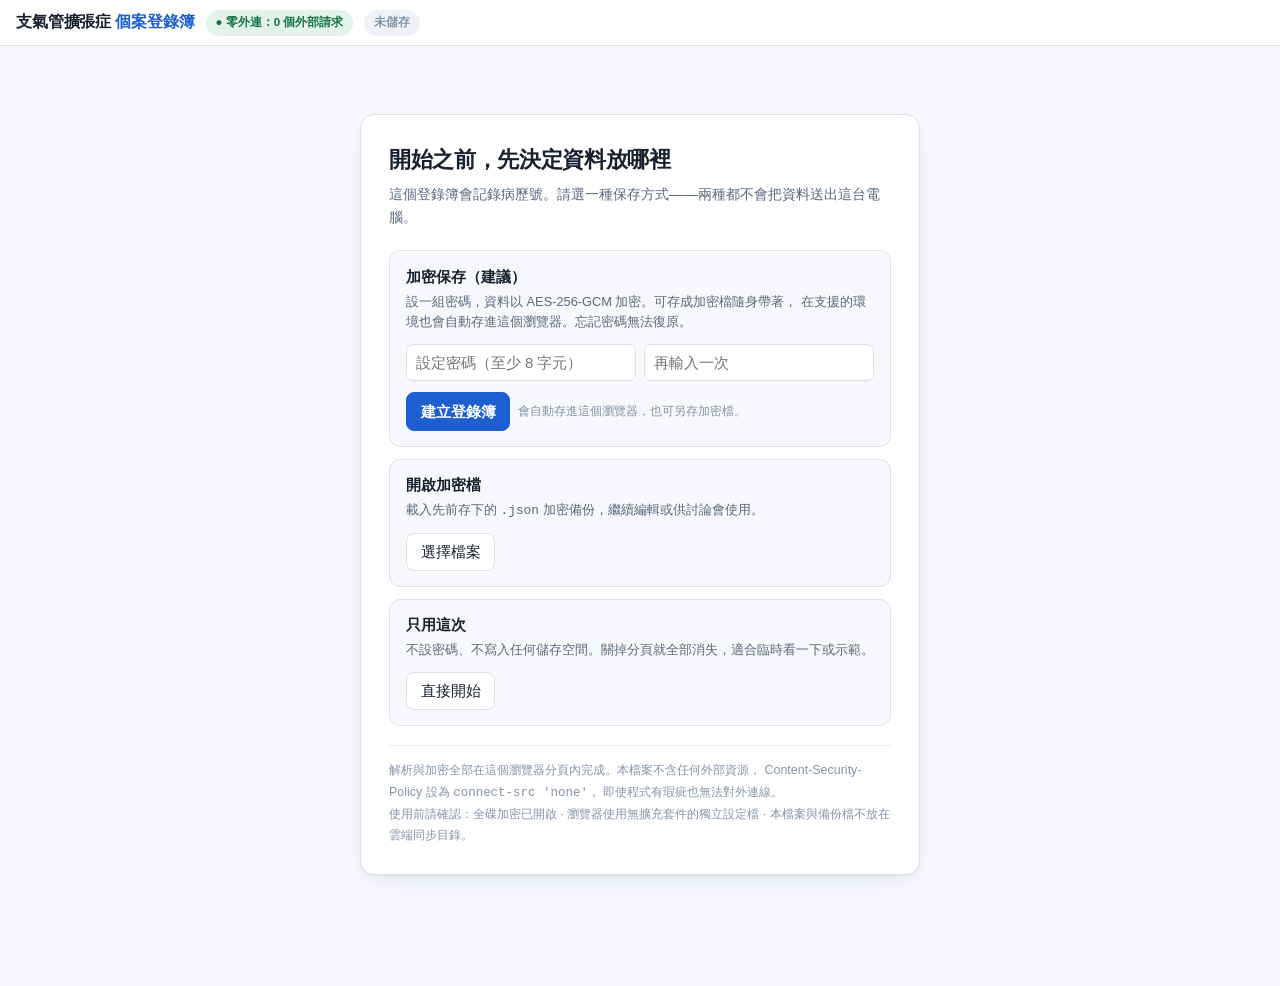
<file: bronchiectasis-registry.html>
<!DOCTYPE html>
<html lang="zh-TW">
<head>
<meta charset="UTF-8">
<meta name="viewport" content="width=device-width, initial-scale=1.0, viewport-fit=cover">
<meta name="referrer" content="no-referrer">
<meta http-equiv="Content-Security-Policy" content="default-src 'none'; script-src 'sha256-Bj1F/PvFUsKOm6yoPd30MDQsniyekZ5/uDHCOLs5x2c='; style-src 'sha256-+sV9UrscCbxipUQYa1PLhK55EIe7QcejK6IRutHHN28='; img-src 'self' data:; font-src 'none'; connect-src 'none'; worker-src 'none'; child-src 'none'; frame-src 'none'; object-src 'none'; media-src 'none'; manifest-src 'none'; form-action 'none'; base-uri 'none'">
<title>支氣管擴張症個案登錄簿</title>
<style>
:root{
  color-scheme: light;
  --ground:#f6f8fb; --surface:#ffffff; --raised:#eef2f8; --border:#dce3ed; --line:#eaeff6;
  --text:#16202e; --muted:#59687e; --faint:#8494a8;
  --accent:#1d5fd0; --accent-soft:#e7eefc; --accent-ink:#ffffff;
  --ok:#177245; --ok-soft:#e3f3e9;
  --warn:#8a5a00; --warn-soft:#fdf0d8;
  --crit:#b3261e; --crit-soft:#fbe4e2;
  --shadow:0 1px 2px rgba(20,32,50,.06), 0 8px 24px -12px rgba(20,32,50,.18);
  --ui:-apple-system,BlinkMacSystemFont,"Segoe UI Variable Text","Segoe UI","PingFang TC","Noto Sans TC","Microsoft JhengHei",sans-serif;
  --mono:ui-monospace,SFMono-Regular,"Cascadia Mono",Menlo,Consolas,monospace;
}
@media (prefers-color-scheme: dark){
  :root:not([data-theme="light"]){
    color-scheme: dark;
    --ground:#0f1117; --surface:#1a1d2e; --raised:#20243a; --border:#2a2d3e; --line:#252940;
    --text:#e2e8f0; --muted:#94a3b8; --faint:#64748b;
    --accent:#60a5fa; --accent-soft:#16253f; --accent-ink:#08101f;
    --ok:#4ade80; --ok-soft:#0c2e1c;
    --warn:#facc15; --warn-soft:#3a2c07;
    --crit:#f87171; --crit-soft:#3d1113;
    --shadow:0 1px 2px rgba(0,0,0,.4), 0 8px 24px -12px rgba(0,0,0,.6);
  }
}
:root[data-theme="dark"]{
  color-scheme: dark;
  --ground:#0f1117; --surface:#1a1d2e; --raised:#20243a; --border:#2a2d3e; --line:#252940;
  --text:#e2e8f0; --muted:#94a3b8; --faint:#64748b;
  --accent:#60a5fa; --accent-soft:#16253f; --accent-ink:#08101f;
  --ok:#4ade80; --ok-soft:#0c2e1c;
  --warn:#facc15; --warn-soft:#3a2c07;
  --crit:#f87171; --crit-soft:#3d1113;
  --shadow:0 1px 2px rgba(0,0,0,.4), 0 8px 24px -12px rgba(0,0,0,.6);
}

*{box-sizing:border-box;margin:0;padding:0}
html,body{height:100%}
body{background:var(--ground);color:var(--text);font-family:var(--ui);font-size:15px;line-height:1.55;
  -webkit-text-size-adjust:100%}
.num,.tab{font-variant-numeric:tabular-nums}

button{font:inherit;cursor:pointer;border:1px solid var(--border);background:var(--surface);color:var(--text);
  padding:.42rem .85rem;border-radius:8px;transition:background .12s,border-color .12s}
button:hover{background:var(--raised)}
button:focus-visible,input:focus-visible,select:focus-visible,textarea:focus-visible{
  outline:2px solid var(--accent);outline-offset:2px}
button.primary{background:var(--accent);border-color:var(--accent);color:var(--accent-ink);font-weight:650}
button.primary:hover{filter:brightness(1.08)}
button.ghost{background:transparent;border-color:transparent;color:var(--muted)}
button.ghost:hover{background:var(--raised);color:var(--text)}
button.danger{border-color:var(--crit);color:var(--crit);background:transparent}
button.danger:hover{background:var(--crit-soft)}
button:disabled{opacity:.45;cursor:not-allowed}

input,select,textarea{font:inherit;background:var(--surface);color:var(--text);border:1px solid var(--border);
  border-radius:7px;padding:.38rem .55rem;width:100%}
input[type=checkbox]{width:1.05rem;height:1.05rem;accent-color:var(--accent);flex:none}
textarea{resize:vertical;min-height:4.5rem;line-height:1.6}
label{display:block}

/* ── 外框 ─────────────────────────────────────────────── */
.bar{position:sticky;top:env(safe-area-inset-top,0px);z-index:30;background:var(--surface);
  border-bottom:1px solid var(--border);display:flex;align-items:center;gap:.7rem;flex-wrap:wrap;
  padding:.6rem 1rem}
.mark{font-weight:750;letter-spacing:-.01em;font-size:1rem;white-space:nowrap}
.mark span{color:var(--accent)}
.grow{flex:1 1 auto}
.wrap{max-width:1240px;margin:0 auto;padding-inline:1rem;padding-block:1.25rem 4rem}

.tag{display:inline-flex;align-items:center;gap:.35rem;font-size:.72rem;font-weight:650;
  padding:.2rem .55rem;border-radius:999px;border:1px solid transparent;white-space:nowrap}
.tag-ok{background:var(--ok-soft);color:var(--ok)}
.tag-warn{background:var(--warn-soft);color:var(--warn)}
.tag-crit{background:var(--crit-soft);color:var(--crit)}
.tag-none{background:var(--raised);color:var(--faint)}
.tag-info{background:var(--accent-soft);color:var(--accent)}

/* ── 起始畫面 ─────────────────────────────────────────── */
.gate{max-width:560px;margin:3rem auto;background:var(--surface);border:1px solid var(--border);
  border-radius:14px;padding:1.75rem;box-shadow:var(--shadow)}
.gate h1{font-size:1.35rem;font-weight:700;letter-spacing:-.015em;margin-bottom:.4rem;text-wrap:balance}
.gate .lede{color:var(--muted);font-size:.9rem;margin-bottom:1.4rem}
.choice{display:grid;gap:.75rem}
.opt{border:1px solid var(--border);border-radius:11px;padding:.9rem 1rem;background:var(--ground)}
.opt h3{font-size:.92rem;font-weight:650;margin-bottom:.2rem}
.opt p{font-size:.8rem;color:var(--muted);line-height:1.6}
.opt .row{display:flex;gap:.5rem;margin-top:.7rem;align-items:center}
.opt.off{opacity:.55}
.pwrow{display:flex;gap:.5rem;margin-top:.7rem}
.pwrow input{flex:1}
.err{color:var(--crit);font-size:.82rem;margin-top:.5rem}
.hintline{font-size:.78rem;color:var(--faint);line-height:1.7;margin-top:1.2rem;
  border-top:1px solid var(--line);padding-top:.9rem}

/* ── 統計列 ───────────────────────────────────────────── */
.stats{display:grid;grid-template-columns:repeat(auto-fit,minmax(132px,1fr));gap:.6rem;margin-bottom:1.1rem}
.stat{background:var(--surface);border:1px solid var(--border);border-radius:11px;padding:.7rem .85rem}
.stat .k{font-size:.7rem;text-transform:uppercase;letter-spacing:.07em;color:var(--faint);font-weight:650}
.stat .v{font-size:1.5rem;font-weight:700;letter-spacing:-.02em;line-height:1.2;margin-top:.15rem}
.stat .s{font-size:.74rem;color:var(--muted)}
.bars{display:flex;height:6px;border-radius:99px;overflow:hidden;margin-top:.5rem;background:var(--raised)}
.bars i{display:block;height:100%}

/* ── 清單 ─────────────────────────────────────────────── */
.panel{background:var(--surface);border:1px solid var(--border);border-radius:13px;overflow:hidden}
.phead{display:flex;align-items:center;gap:.6rem;padding:.75rem 1rem;border-bottom:1px solid var(--line);
  flex-wrap:wrap}
.phead h2{font-size:.82rem;text-transform:uppercase;letter-spacing:.08em;color:var(--muted);font-weight:700}
.tablewrap{overflow-x:auto}
table{width:100%;border-collapse:collapse;font-size:.86rem;min-width:720px}
th{text-align:left;font-size:.7rem;text-transform:uppercase;letter-spacing:.06em;color:var(--faint);
  font-weight:650;padding:.5rem .75rem;border-bottom:1px solid var(--border);white-space:nowrap;
  background:var(--surface);position:sticky;top:0}
td{padding:.5rem .75rem;border-bottom:1px solid var(--line);vertical-align:middle}
tbody tr{cursor:pointer}
tbody tr:hover td{background:var(--raised)}
tbody tr:last-child td{border-bottom:none}
.caseid{font-family:var(--mono);font-size:.8rem;font-weight:650;color:var(--accent)}
.mrn{font-family:var(--mono);font-size:.82rem;letter-spacing:.02em}
.sevstripe{display:inline-block;width:3px;height:1.1em;border-radius:2px;vertical-align:-.18em;margin-right:.45rem}
.empty{padding:2.5rem 1rem;text-align:center;color:var(--muted);font-size:.88rem}
.demo-note{background:var(--warn-soft);color:var(--warn);font-size:.78rem;padding:.5rem 1rem;
  display:flex;gap:.6rem;align-items:center;flex-wrap:wrap}

/* ── 表單 ─────────────────────────────────────────────── */
.form{display:grid;gap:1rem}
fieldset{border:1px solid var(--border);border-radius:12px;padding:1rem 1.1rem 1.15rem;background:var(--surface)}
legend{font-size:.72rem;text-transform:uppercase;letter-spacing:.08em;color:var(--muted);font-weight:700;
  padding:0 .4rem}
.fields{display:grid;grid-template-columns:repeat(auto-fit,minmax(170px,1fr));gap:.75rem .9rem}
.f label{font-size:.75rem;color:var(--muted);font-weight:600;margin-bottom:.22rem;display:block}
.f .unit{color:var(--faint);font-weight:400}
.wide{grid-column:1/-1}
.checks{display:flex;flex-wrap:wrap;gap:.45rem .55rem}
.chk{display:inline-flex;align-items:center;gap:.4rem;border:1px solid var(--border);border-radius:8px;
  padding:.32rem .6rem;font-size:.82rem;background:var(--ground);cursor:pointer;user-select:none}
.chk:hover{border-color:var(--accent)}
.chk input{margin:0}
.chk.on{background:var(--accent-soft);border-color:var(--accent);color:var(--accent);font-weight:600}
.chk.on.crit{background:var(--crit-soft);border-color:var(--crit);color:var(--crit)}

.scorebar{display:grid;grid-template-columns:repeat(auto-fit,minmax(150px,1fr));gap:.6rem}
.scorecard{border:1px solid var(--border);border-radius:11px;padding:.7rem .85rem;background:var(--ground)}
.scorecard .k{font-size:.7rem;letter-spacing:.07em;text-transform:uppercase;color:var(--faint);font-weight:650}
.scorecard .v{font-size:1.65rem;font-weight:750;letter-spacing:-.02em;line-height:1.15}
.scorecard .v small{font-size:.75rem;font-weight:500;color:var(--faint);letter-spacing:0}
.scorecard .miss{font-size:.73rem;color:var(--warn);margin-top:.15rem;line-height:1.5}

.fu{width:100%;border-collapse:collapse;font-size:.83rem;min-width:520px}
.fu th{position:static}
.fu td{padding:.3rem .4rem}
.fu input{padding:.3rem .45rem}

.formbar{position:sticky;bottom:0;background:var(--surface);border-top:1px solid var(--border);
  padding:.7rem 1rem calc(.7rem + env(safe-area-inset-bottom,0px));display:flex;gap:.6rem;align-items:center;
  flex-wrap:wrap;margin:0 -1rem -4rem;z-index:20}

/* ── 對話框 ───────────────────────────────────────────── */
.scrim{position:fixed;inset:0;background:rgba(10,15,25,.55);display:flex;align-items:center;
  justify-content:center;padding:1rem;z-index:60}
.dialog{background:var(--surface);border:1px solid var(--border);border-radius:14px;padding:1.3rem;
  max-width:520px;width:100%;box-shadow:var(--shadow);max-height:85vh;overflow:auto}
.dialog h3{font-size:1.05rem;font-weight:700;margin-bottom:.5rem;text-wrap:balance}
.dialog p{font-size:.87rem;color:var(--muted);line-height:1.65;margin-bottom:.9rem}
.dialog .acts{display:flex;gap:.5rem;justify-content:flex-end;flex-wrap:wrap}
.dialog textarea{font-family:var(--mono);font-size:.74rem;min-height:11rem;margin-bottom:.9rem}

.toast{position:fixed;left:50%;transform:translateX(-50%);bottom:calc(1.25rem + env(safe-area-inset-bottom,0px));
  background:var(--text);color:var(--ground);padding:.55rem 1rem;border-radius:9px;font-size:.85rem;
  font-weight:600;z-index:70;box-shadow:var(--shadow)}
@media (prefers-reduced-motion: no-preference){
  .toast{animation:rise .18s ease-out}
  @keyframes rise{from{opacity:0;transform:translate(-50%,6px)}to{opacity:1;transform:translate(-50%,0)}}
}
.note{font-size:.78rem;color:var(--faint);line-height:1.7}
.foot{margin-top:2rem;padding-top:1.1rem;border-top:1px solid var(--border);font-size:.77rem;
  color:var(--faint);line-height:1.8}
@media (max-width:560px){
  .formbar{margin-inline:-1rem}
  .mark{font-size:.92rem}
}
</style>
</head>
<body>

<header class="bar">
  <div class="mark">支氣管擴張症 <span>個案登錄簿</span></div>
  <span class="tag tag-ok" id="netTag">● 零外連</span>
  <span class="tag tag-none" id="storeTag" hidden>未儲存</span>
  <div class="grow"></div>
  <div id="barActions" hidden>
    <button id="btnNew" class="primary">新增個案</button>
    <button id="btnSaveFile">儲存加密檔</button>
    <button id="btnExport">匯出去識別 CSV</button>
    <button id="btnLock" class="ghost">鎖定</button>
  </div>
</header>

<div class="wrap">

  <!-- ══ 起始畫面 ══════════════════════════════════════ -->
  <section class="gate" id="gate">
    <h1>開始之前，先決定資料放哪裡</h1>
    <p class="lede">這個登錄簿會記錄病歷號。請選一種保存方式——兩種都不會把資料送出這台電腦。</p>

    <div class="choice">
      <div class="opt" id="optStore">
        <h3>加密保存（建議）</h3>
        <p>設一組密碼，資料以 AES-256-GCM 加密。可存成加密檔隨身帶著，
           在支援的環境也會自動存進這個瀏覽器。忘記密碼無法復原。</p>
        <div class="pwrow">
          <input type="password" id="pw1" placeholder="設定密碼（至少 8 字元）" autocomplete="new-password">
          <input type="password" id="pw2" placeholder="再輸入一次" autocomplete="new-password">
        </div>
        <div class="row"><button class="primary" id="btnSetPw">建立登錄簿</button>
          <span class="note" id="storeNote"></span></div>
        <div class="err" id="pwErr" hidden></div>
      </div>

      <div class="opt" id="optUnlock" hidden>
        <h3>解鎖既有登錄簿</h3>
        <p id="unlockDesc">這個瀏覽器裡已有加密的登錄簿。</p>
        <div class="pwrow">
          <input type="password" id="pwUnlock" placeholder="輸入密碼" autocomplete="current-password">
          <button class="primary" id="btnUnlock">解鎖</button>
        </div>
        <div class="err" id="unlockErr" hidden></div>
      </div>

      <div class="opt">
        <h3>開啟加密檔</h3>
        <p>載入先前存下的 <code>.json</code> 加密備份，繼續編輯或供討論會使用。</p>
        <div class="row">
          <button id="btnOpenFile">選擇檔案</button>
          <input type="file" id="fileIn" accept="application/json,.json" hidden>
        </div>
      </div>

      <div class="opt">
        <h3>只用這次</h3>
        <p>不設密碼、不寫入任何儲存空間。關掉分頁就全部消失，適合臨時看一下或示範。</p>
        <div class="row"><button id="btnEphemeral">直接開始</button></div>
      </div>
    </div>

    <div class="hintline">
      解析與加密全部在這個瀏覽器分頁內完成。本檔案不含任何外部資源，
      Content-Security-Policy 設為 <code>connect-src 'none'</code>，
      即使程式有瑕疵也無法對外連線。<br>
      使用前請確認：全碟加密已開啟 · 瀏覽器使用無擴充套件的獨立設定檔 ·
      本檔案與備份檔不放在雲端同步目錄。
    </div>
  </section>

  <!-- ══ 主畫面 ════════════════════════════════════════ -->
  <main id="app" hidden>

    <div id="listView">
      <div class="stats" id="stats"></div>

      <div class="panel">
        <div class="phead">
          <h2>個案清單</h2>
          <span class="tag tag-none" id="countTag">0 案</span>
          <div class="grow"></div>
          <button id="btnReveal" class="ghost">顯示病歷號</button>
        </div>
        <div class="demo-note" id="demoNote" hidden>
          <span>目前顯示的是範例資料，用來說明欄位怎麼填。</span>
          <button id="btnClearDemo">清除範例</button>
        </div>
        <div class="tablewrap">
          <table id="caseTable">
            <thead><tr>
              <th>個案</th><th>病歷號</th><th>年齡/性別</th><th>FEV₁</th>
              <th>BSI</th><th>FACED</th><th>E-FACED</th><th>定殖</th><th>待辦</th><th>更新</th>
            </tr></thead>
            <tbody id="caseBody"></tbody>
          </table>
        </div>
        <div class="empty" id="emptyState" hidden>還沒有任何個案。按右上角「新增個案」開始。</div>
      </div>
    </div>

    <div id="formView" hidden></div>
  </main>

  <div class="foot" id="foot" hidden>
    <b>用途</b>：科內個案登錄與討論紀錄。BSI / FACED / E-FACED 依 Chalmers 2014、
    Martínez-García 2014 / 2017 計算，截切點請依所屬機構採用的版本核對。<br>
    <b>缺漏處理</b>：任何評分項目未填，該分數只顯示下限（≥N）且不給嚴重度分級——
    未填的項目只會讓分數更高，逕自當成 0 會低估嚴重度。<br>
    <b>免責</b>：本工具僅供臨床參考與教學討論，不取代專業判斷。
    使用者須自行確認符合所屬機構之個資、IRB 與資安規範。
  </div>

</div>

<script id="app-js">
'use strict';
(function () {

/* ═══ 工具 ══════════════════════════════════════════════ */
function el(tag, cls, text) {
  var e = document.createElement(tag);
  if (cls) e.className = cls;
  if (text !== undefined && text !== null) e.textContent = String(text);
  return e;
}
function clear(n) { while (n.firstChild) n.removeChild(n.firstChild); }
function $(id) { return document.getElementById(id); }
function today() { return new Date().toISOString().slice(0, 10); }
function nowStamp() { return new Date().toISOString().slice(0, 16).replace('T', ' '); }
function b64(bytes) {
  var s = '';
  for (var i = 0; i < bytes.length; i++) s += String.fromCharCode(bytes[i]);
  return btoa(s);
}
function unb64(str) {
  var bin = atob(str), out = new Uint8Array(bin.length);
  for (var i = 0; i < bin.length; i++) out[i] = bin.charCodeAt(i);
  return out;
}
function toast(msg) {
  var t = el('div', 'toast', msg);
  document.body.appendChild(t);
  setTimeout(function () { if (t.parentNode) t.parentNode.removeChild(t); }, 2600);
}

// 頁內確認對話框（artifact 檢視器不會顯示 confirm()）
function confirmDialog(title, body, okLabel, danger) {
  return new Promise(function (resolve) {
    var scrim = el('div', 'scrim');
    var d = el('div', 'dialog');
    d.appendChild(el('h3', '', title));
    d.appendChild(el('p', '', body));
    var acts = el('div', 'acts');
    var cancel = el('button', '', '取消');
    var ok = el('button', danger ? 'danger' : 'primary', okLabel || '確定');
    acts.appendChild(cancel); acts.appendChild(ok);
    d.appendChild(acts); scrim.appendChild(d); document.body.appendChild(scrim);
    ok.focus();
    function close(v) { document.body.removeChild(scrim); resolve(v); }
    cancel.addEventListener('click', function () { close(false); });
    ok.addEventListener('click', function () { close(true); });
    scrim.addEventListener('click', function (e) { if (e.target === scrim) close(false); });
    document.addEventListener('keydown', function esc(e) {
      if (e.key === 'Escape') { document.removeEventListener('keydown', esc); close(false); }
    });
  });
}

function textDialog(title, body, content, filename) {
  var scrim = el('div', 'scrim');
  var d = el('div', 'dialog');
  d.appendChild(el('h3', '', title));
  d.appendChild(el('p', '', body));
  var ta = el('textarea');
  ta.value = content; ta.readOnly = true;
  d.appendChild(ta);
  var acts = el('div', 'acts');
  var copy = el('button', '', '複製全部');
  var dl = el('button', '', '下載檔案');
  var close = el('button', 'primary', '關閉');
  acts.appendChild(copy); acts.appendChild(dl); acts.appendChild(close);
  d.appendChild(acts); scrim.appendChild(d); document.body.appendChild(scrim);
  ta.focus(); ta.select();
  copy.addEventListener('click', function () {
    if (navigator.clipboard && navigator.clipboard.writeText) {
      navigator.clipboard.writeText(content).then(function () { toast('已複製'); },
        function () { ta.select(); toast('請按 Ctrl/Cmd+C 複製'); });
    } else { ta.select(); toast('請按 Ctrl/Cmd+C 複製'); }
  });
  dl.addEventListener('click', function () { download(filename, content); });
  close.addEventListener('click', function () { document.body.removeChild(scrim); });
}

function download(name, text) {
  try {
    var blob = new Blob([text], { type: 'application/json' });
    var url = URL.createObjectURL(blob);
    var a = document.createElement('a');
    a.href = url; a.download = name;
    document.body.appendChild(a); a.click(); document.body.removeChild(a);
    setTimeout(function () { URL.revokeObjectURL(url); }, 1500);
    toast('已下載 ' + name);
  } catch (e) { toast('此環境不允許下載，請用「複製全部」'); }
}

/* ═══ 加密 ══════════════════════════════════════════════ */
var SUBTLE = (window.crypto && window.crypto.subtle) ? window.crypto.subtle : null;
var ITER = 600000;

function deriveKey(pw, salt) {
  return SUBTLE.importKey('raw', new TextEncoder().encode(pw), 'PBKDF2', false, ['deriveKey'])
    .then(function (base) {
      return SUBTLE.deriveKey({ name: 'PBKDF2', salt: salt, iterations: ITER, hash: 'SHA-256' },
        base, { name: 'AES-GCM', length: 256 }, false, ['encrypt', 'decrypt']);
    });
}
function encryptJSON(key, obj) {
  var iv = crypto.getRandomValues(new Uint8Array(12));
  return SUBTLE.encrypt({ name: 'AES-GCM', iv: iv }, key,
    new TextEncoder().encode(JSON.stringify(obj))).then(function (ct) {
      return { iv: b64(iv), ct: b64(new Uint8Array(ct)) };
    });
}
function decryptJSON(key, env) {
  return SUBTLE.decrypt({ name: 'AES-GCM', iv: unb64(env.iv) }, key, unb64(env.ct))
    .then(function (pt) { return JSON.parse(new TextDecoder().decode(pt)); });
}

/* ═══ 本機儲存可用性 ════════════════════════════════════ */
var LS_KEY = 'be-registry-v1';
var lsOK = (function () {
  try { localStorage.setItem('__t', '1'); localStorage.removeItem('__t'); return true; }
  catch (e) { return false; }
})();
function lsGet() { try { return JSON.parse(localStorage.getItem(LS_KEY) || 'null'); } catch (e) { return null; } }
function lsSet(v) { try { localStorage.setItem(LS_KEY, JSON.stringify(v)); return true; } catch (e) { return false; } }

/* ═══ 狀態 ══════════════════════════════════════════════ */
var S = {
  cases: [], key: null, salt: null, mode: null,   // 'stored' | 'file' | 'ephemeral'
  dirty: false, reveal: false, editing: null, demo: false, idleTimer: null
};

/* ═══ 欄位定義 ══════════════════════════════════════════ */
var ETIOLOGY = ['感染後 / 結核後', 'ABPA', '免疫球蛋白缺乏', '原發性纖毛不動症 (PCD)',
  '囊狀纖維化 (CF)', '類風濕 / 結締組織疾病', '發炎性腸道疾病', 'α1-抗胰蛋白酶缺乏',
  '異物 / 阻塞', '胃食道逆流 / 吸入', '不明'];
var LOBES = ['RUL', 'RML', 'RLL', 'LUL', 'LLL', 'Lingula'];
var MORPH = ['柱狀 cylindrical', '靜脈曲張狀 varicose', '囊狀 cystic'];
var ORGS = [
  { k: 'PA', n: 'Pseudomonas aeruginosa', crit: true },
  { k: 'NTM', n: '非結核分枝桿菌 (NTM)', crit: true },
  { k: 'HI', n: 'Haemophilus influenzae' },
  { k: 'SA', n: 'Staphylococcus aureus' },
  { k: 'MRSA', n: 'MRSA' },
  { k: 'KP', n: 'Klebsiella pneumoniae' },
  { k: 'MC', n: 'Moraxella catarrhalis' },
  { k: 'SM', n: 'Stenotrophomonas maltophilia' },
  { k: 'ASP', n: 'Aspergillus' },
  { k: 'OTH', n: '其他致病菌' }
];
var TREAT = ['長期 macrolide', '吸入性抗生素', '化痰 / 黏液活性藥', '高張生理食鹽水',
  '氣道清潔 / 呼吸物理治療', '肺部復健', '支氣管擴張劑', '吸入性類固醇',
  '流感 / 肺炎鏈球菌疫苗', '抗血小板 / 抗凝血藥', '長期氧氣'];

function blankCase() {
  return {
    id: nextId(), mrn: '', initials: '', sex: '', age: null, dxDate: '',
    etiology: [], lobes: [], morph: [], fev1: null, fvc: null, ratio: null,
    height: null, weight: null, bmi: null,
    mmrc: null, sputum: '', hemoptysis: null,
    exac1y: null, sevExac1y: null, admit2y: null,
    orgs: [], chronicPA: null, chronicOther: null,
    treat: [], discussion: '', decision: '', todo: '', nextVisit: '',
    followups: [], updated: nowStamp()
  };
}
function nextId() {
  var max = 0;
  S.cases.forEach(function (c) {
    var m = /^BE-(\d+)$/.exec(c.id || '');
    if (m) max = Math.max(max, parseInt(m[1], 10));
  });
  return 'BE-' + String(max + 1).padStart(3, '0');
}

/* ═══ 評分 ══════════════════════════════════════════════ */
function has(v) { return v !== null && v !== undefined && v !== ''; }

function scoreBSI(c) {
  var pts = 0, miss = [];
  if (has(c.age)) pts += c.age < 50 ? 0 : c.age <= 69 ? 2 : c.age <= 79 ? 4 : 6; else miss.push('年齡');
  if (has(c.bmi)) pts += c.bmi < 18.5 ? 2 : 0; else miss.push('BMI');
  if (has(c.fev1)) pts += c.fev1 > 80 ? 0 : c.fev1 >= 50 ? 1 : c.fev1 >= 30 ? 2 : 3; else miss.push('FEV₁');
  if (has(c.admit2y)) pts += c.admit2y ? 5 : 0; else miss.push('近 2 年住院');
  if (has(c.exac1y)) pts += c.exac1y >= 3 ? 2 : 0; else miss.push('近 1 年發作');
  if (has(c.mmrc)) { var mrc = c.mmrc + 1; pts += mrc <= 3 ? 0 : mrc === 4 ? 2 : 3; } else miss.push('mMRC');
  if (has(c.chronicPA) || has(c.chronicOther)) pts += c.chronicPA ? 3 : (c.chronicOther ? 1 : 0);
  else miss.push('定殖');
  if (c.lobes.length || c.morph.length) pts += (c.lobes.length >= 3 || c.morph.indexOf(MORPH[2]) >= 0) ? 1 : 0;
  else miss.push('影像');
  return { pts: pts, miss: miss, max: 26,
    sev: miss.length ? null : (pts <= 4 ? 'mild' : pts <= 8 ? 'mod' : 'sev') };
}
function scoreFACED(c) {
  var pts = 0, miss = [];
  if (has(c.fev1)) pts += c.fev1 >= 50 ? 0 : 2; else miss.push('FEV₁');
  if (has(c.age)) pts += c.age <= 70 ? 0 : 2; else miss.push('年齡');
  if (has(c.chronicPA)) pts += c.chronicPA ? 1 : 0; else miss.push('PA 定殖');
  if (c.lobes.length) pts += c.lobes.length > 2 ? 1 : 0; else miss.push('侵犯肺葉');
  if (has(c.mmrc)) pts += c.mmrc >= 3 ? 1 : 0; else miss.push('mMRC');
  return { pts: pts, miss: miss, max: 7,
    sev: miss.length ? null : (pts <= 2 ? 'mild' : pts <= 4 ? 'mod' : 'sev') };
}
function scoreEFACED(c) {
  var pts = 0, miss = [];
  if (has(c.sevExac1y)) pts += c.sevExac1y >= 1 ? 2 : 0; else miss.push('近 1 年住院發作');
  if (has(c.fev1)) pts += c.fev1 >= 50 ? 0 : 2; else miss.push('FEV₁');
  if (has(c.age)) pts += c.age <= 70 ? 0 : 2; else miss.push('年齡');
  if (has(c.chronicPA)) pts += c.chronicPA ? 1 : 0; else miss.push('PA 定殖');
  if (c.lobes.length) pts += c.lobes.length > 2 ? 1 : 0; else miss.push('侵犯肺葉');
  if (has(c.mmrc)) pts += c.mmrc >= 3 ? 1 : 0; else miss.push('mMRC');
  return { pts: pts, miss: miss, max: 9,
    sev: miss.length ? null : (pts <= 3 ? 'mild' : pts <= 6 ? 'mod' : 'sev') };
}
var SEVTXT = { mild: '輕度', mod: '中度', sev: '重度' };
var SEVCLS = { mild: 'tag-ok', mod: 'tag-warn', sev: 'tag-crit' };
var SEVCOLOR = { mild: 'var(--ok)', mod: 'var(--warn)', sev: 'var(--crit)' };

function scoreText(r) { return r.sev === null ? (r.pts > 0 ? '≥' + r.pts : '–') : String(r.pts); }

/* ═══ 遮蔽 ══════════════════════════════════════════════ */
function maskMRN(s) {
  if (!s) return '—';
  s = String(s);
  if (S.reveal) return s;
  if (s.length <= 2) return s.charAt(0) + '•';
  return s.charAt(0) + '•'.repeat(Math.max(2, s.length - 2)) + s.charAt(s.length - 1);
}

/* ═══ 統計 ══════════════════════════════════════════════ */
function renderStats() {
  var box = $('stats'); clear(box);
  var n = S.cases.length;
  var dist = { mild: 0, mod: 0, sev: 0, na: 0 };
  var paN = 0, paDen = 0, fevSum = 0, fevN = 0, todoN = 0;
  S.cases.forEach(function (c) {
    var b = scoreBSI(c);
    dist[b.sev || 'na']++;
    if (has(c.chronicPA)) { paDen++; if (c.chronicPA) paN++; }
    if (has(c.fev1)) { fevSum += c.fev1; fevN++; }
    if (c.todo && c.todo.trim()) todoN++;
  });

  function stat(k, v, s, extra) {
    var d = el('div', 'stat');
    d.appendChild(el('div', 'k', k));
    var vv = el('div', 'v num', v); d.appendChild(vv);
    if (s) d.appendChild(el('div', 's', s));
    if (extra) d.appendChild(extra);
    box.appendChild(d);
  }
  stat('收案數', n, n ? '最近更新 ' + S.cases[0].updated.slice(0, 10) : '尚無個案');

  var bars = el('div', 'bars');
  [['sev', 'var(--crit)'], ['mod', 'var(--warn)'], ['mild', 'var(--ok)'], ['na', 'var(--border)']]
    .forEach(function (p) {
      if (!dist[p[0]]) return;
      var i = el('i');
      i.style.width = (dist[p[0]] / Math.max(1, n) * 100) + '%';
      i.style.background = p[1];
      bars.appendChild(i);
    });
  stat('BSI 重度', dist.sev, '中度 ' + dist.mod + ' · 輕度 ' + dist.mild +
    (dist.na ? ' · 未完成 ' + dist.na : ''), bars);

  stat('綠膿桿菌定殖', paDen ? Math.round(paN / paDen * 100) + '%' : '—',
    paDen ? paN + ' / ' + paDen + ' 已評估' : '尚無資料');
  stat('平均 FEV₁', fevN ? (fevSum / fevN).toFixed(0) + '%' : '—',
    fevN ? fevN + ' 案有肺功能' : '尚無資料');
  stat('待辦個案', todoN, todoN ? '需於討論會追蹤' : '目前無待辦');
}

/* ═══ 清單 ══════════════════════════════════════════════ */
function renderList() {
  var tb = $('caseBody'); clear(tb);
  $('countTag').textContent = S.cases.length + ' 案';
  $('emptyState').hidden = S.cases.length > 0;
  $('demoNote').hidden = !S.demo;
  $('btnReveal').textContent = S.reveal ? '遮蔽病歷號' : '顯示病歷號';

  S.cases.forEach(function (c) {
    var b = scoreBSI(c), f = scoreFACED(c), e = scoreEFACED(c);
    var tr = el('tr');
    tr.tabIndex = 0;

    var tdId = el('td');
    var stripe = el('span', 'sevstripe');
    stripe.style.background = b.sev ? SEVCOLOR[b.sev] : 'var(--border)';
    tdId.appendChild(stripe);
    tdId.appendChild(el('span', 'caseid', c.id));
    tr.appendChild(tdId);

    tr.appendChild(el('td', 'mrn', maskMRN(c.mrn)));
    tr.appendChild(el('td', 'num', (has(c.age) ? c.age : '—') + ' / ' + (c.sex || '—')));
    tr.appendChild(el('td', 'num', has(c.fev1) ? c.fev1 + '%' : '—'));

    [b, f, e].forEach(function (r) {
      var td = el('td');
      var t = el('span', 'tag ' + (r.sev ? SEVCLS[r.sev] : 'tag-none'),
        scoreText(r) + (r.sev ? ' ' + SEVTXT[r.sev] : ''));
      if (!r.sev) t.title = '缺 ' + r.miss.length + ' 項：' + r.miss.join('、');
      td.appendChild(t);
      tr.appendChild(td);
    });

    var tdOrg = el('td');
    if (c.chronicPA) tdOrg.appendChild(el('span', 'tag tag-crit', 'PA'));
    else if (c.orgs.indexOf('NTM') >= 0) tdOrg.appendChild(el('span', 'tag tag-warn', 'NTM'));
    else if (c.chronicOther) tdOrg.appendChild(el('span', 'tag tag-info', '其他'));
    else if (has(c.chronicPA)) tdOrg.appendChild(el('span', 'tag tag-ok', '無'));
    else tdOrg.appendChild(el('span', 'tag tag-none', '未評估'));
    tr.appendChild(tdOrg);

    tr.appendChild(el('td', '', c.todo && c.todo.trim() ? c.todo.trim().slice(0, 18) : '—'));
    tr.appendChild(el('td', 'num', (c.updated || '').slice(0, 10)));

    function open() { openForm(c.id); }
    tr.addEventListener('click', open);
    tr.addEventListener('keydown', function (ev) { if (ev.key === 'Enter') open(); });
    tb.appendChild(tr);
  });
}

/* ═══ 表單 ══════════════════════════════════════════════ */
function field(label, node, wide) {
  var d = el('div', 'f' + (wide ? ' wide' : ''));
  var l = el('label', '', label);
  if (node.id) l.htmlFor = node.id;
  d.appendChild(l); d.appendChild(node);
  return d;
}
function numInput(id, val, min, max, step, ph) {
  var i = el('input'); i.type = 'number'; i.id = id;
  i.min = min; i.max = max; if (step) i.step = step;
  if (ph) i.placeholder = ph;
  i.value = has(val) ? val : '';
  return i;
}
function textInput(id, val, ph) {
  var i = el('input'); i.type = 'text'; i.id = id; i.value = val || '';
  if (ph) i.placeholder = ph;
  return i;
}
function dateInput(id, val) {
  var i = el('input'); i.type = 'date'; i.id = id; i.value = val || '';
  return i;
}
function checkGroup(items, selected, onChange, critKeys) {
  var box = el('div', 'checks');
  items.forEach(function (it) {
    var name = typeof it === 'string' ? it : it.n;
    var key = typeof it === 'string' ? it : it.k;
    var on = selected.indexOf(key) >= 0;
    var crit = critKeys && (typeof it !== 'string') && it.crit;
    var lab = el('label', 'chk' + (on ? ' on' : '') + (crit ? ' crit' : ''));
    var cb = el('input'); cb.type = 'checkbox'; cb.checked = on;
    cb.addEventListener('change', function () {
      var i = selected.indexOf(key);
      if (cb.checked && i < 0) selected.push(key);
      if (!cb.checked && i >= 0) selected.splice(i, 1);
      lab.className = 'chk' + (cb.checked ? ' on' : '') + (crit ? ' crit' : '');
      onChange();
    });
    lab.appendChild(cb); lab.appendChild(el('span', '', name));
    box.appendChild(lab);
  });
  return box;
}
function triSelect(id, val, labels) {
  var s = el('select'); s.id = id;
  [['', '未評估'], ['1', labels[0]], ['0', labels[1]]].forEach(function (o) {
    var op = el('option', '', o[1]); op.value = o[0];
    s.appendChild(op);
  });
  s.value = val === true ? '1' : val === false ? '0' : '';
  return s;
}
function triVal(s) { return s.value === '1' ? true : s.value === '0' ? false : null; }

function openForm(id) {
  var c = id ? S.cases.filter(function (x) { return x.id === id; })[0] : blankCase();
  if (!c) return;
  var isNew = !id;
  var draft = JSON.parse(JSON.stringify(c));
  S.editing = draft;

  var v = $('formView'); clear(v);
  $('listView').hidden = true; v.hidden = false; window.scrollTo(0, 0);

  var form = el('div', 'form');
  var scoreBox = el('div', 'scorebar');

  function recalc() {
    clear(scoreBox);
    [['BSI', scoreBSI(draft)], ['FACED', scoreFACED(draft)], ['E-FACED', scoreEFACED(draft)]]
      .forEach(function (p) {
        var r = p[1];
        var card = el('div', 'scorecard');
        card.appendChild(el('div', 'k', p[0]));
        var val = el('div', 'v num', scoreText(r));
        var sm = el('small', '', ' / ' + r.max); val.appendChild(sm);
        card.appendChild(val);
        if (r.sev) card.appendChild(el('span', 'tag ' + SEVCLS[r.sev], SEVTXT[r.sev]));
        else card.appendChild(el('div', 'miss', '缺 ' + r.miss.length + ' 項：' + r.miss.join('、')));
        scoreBox.appendChild(card);
      });
  }
  function bindNum(input, key, transform) {
    input.addEventListener('input', function () {
      var raw = input.value;
      draft[key] = raw === '' ? null : (transform ? transform(parseFloat(raw)) : parseFloat(raw));
      if (key === 'height' || key === 'weight') autoBMI();
      recalc();
    });
  }
  function bindText(input, key) {
    input.addEventListener('input', function () { draft[key] = input.value; });
  }
  var bmiInput;
  function autoBMI() {
    if (has(draft.height) && has(draft.weight) && draft.height > 0) {
      var h = draft.height / 100;
      draft.bmi = Math.round(draft.weight / (h * h) * 10) / 10;
      bmiInput.value = draft.bmi;
    }
  }

  // ── 基本資料 ──
  var fs1 = el('fieldset'); fs1.appendChild(el('legend', '', '個案識別'));
  var g1 = el('div', 'fields');
  var idIn = textInput('f-id', draft.id); idIn.readOnly = true;
  g1.appendChild(field('個案編號', idIn));
  var mrnIn = textInput('f-mrn', draft.mrn, '必填');
  bindText(mrnIn, 'mrn');
  g1.appendChild(field('病歷號 *', mrnIn));
  var iniIn = textInput('f-ini', draft.initials, '如 王O明');
  bindText(iniIn, 'initials');
  g1.appendChild(field('姓名縮寫', iniIn));
  var sexSel = el('select'); sexSel.id = 'f-sex';
  [['', '—'], ['男', '男'], ['女', '女']].forEach(function (o) {
    var op = el('option', '', o[1]); op.value = o[0]; sexSel.appendChild(op);
  });
  sexSel.value = draft.sex || '';
  sexSel.addEventListener('change', function () { draft.sex = sexSel.value; });
  g1.appendChild(field('性別', sexSel));
  var ageIn = numInput('f-age', draft.age, 0, 120);
  bindNum(ageIn, 'age');
  g1.appendChild(field('年齡（歲）', ageIn));
  var dxIn = dateInput('f-dx', draft.dxDate);
  dxIn.addEventListener('change', function () { draft.dxDate = dxIn.value; });
  g1.appendChild(field('診斷確立日期', dxIn));
  fs1.appendChild(g1);
  var etiWrap = el('div', 'f wide');
  etiWrap.appendChild(el('label', '', '病因'));
  etiWrap.appendChild(checkGroup(ETIOLOGY, draft.etiology, function () {}));
  fs1.appendChild(etiWrap);
  form.appendChild(fs1);

  // ── 即時評分 ──
  var fsS = el('fieldset'); fsS.appendChild(el('legend', '', '嚴重度評分（隨輸入即時重算）'));
  fsS.appendChild(scoreBox);
  fsS.appendChild(el('div', 'note',
    'BSI 使用 MRC 1–5 量表，本表輸入 mMRC 0–4，換算時自動 +1。任何項目未填就只顯示下限並不給分級。'));
  form.appendChild(fsS);

  // ── 生理與肺功能 ──
  var fs2 = el('fieldset'); fs2.appendChild(el('legend', '', '體位與肺功能'));
  var g2 = el('div', 'fields');
  var htIn = numInput('f-ht', draft.height, 80, 230, 0.1); bindNum(htIn, 'height');
  g2.appendChild(field('身高 (cm)', htIn));
  var wtIn = numInput('f-wt', draft.weight, 20, 250, 0.1); bindNum(wtIn, 'weight');
  g2.appendChild(field('體重 (kg)', wtIn));
  bmiInput = numInput('f-bmi', draft.bmi, 8, 70, 0.1, '自動換算');
  bindNum(bmiInput, 'bmi');
  g2.appendChild(field('BMI (kg/m²)', bmiInput));
  var fev = numInput('f-fev', draft.fev1, 5, 200, 0.1); bindNum(fev, 'fev1');
  g2.appendChild(field('FEV₁ % predicted', fev));
  var fvc = numInput('f-fvc', draft.fvc, 5, 200, 0.1); bindNum(fvc, 'fvc');
  g2.appendChild(field('FVC % predicted', fvc));
  var rat = numInput('f-ratio', draft.ratio, 5, 120, 0.1); bindNum(rat, 'ratio');
  g2.appendChild(field('FEV₁/FVC (%)', rat));
  fs2.appendChild(g2);
  form.appendChild(fs2);

  // ── 症狀與病程 ──
  var fs3 = el('fieldset'); fs3.appendChild(el('legend', '', '症狀與病程'));
  var g3 = el('div', 'fields');
  var mmrcSel = el('select'); mmrcSel.id = 'f-mmrc';
  [['', '未評估'], ['0', '0 劇烈運動才喘'], ['1', '1 快走或上坡喘'], ['2', '2 平地走比同齡慢'],
   ['3', '3 走約 100 公尺需休息'], ['4', '4 稍動即喘 / 無法出門']].forEach(function (o) {
    var op = el('option', '', o[1]); op.value = o[0]; mmrcSel.appendChild(op);
  });
  mmrcSel.value = has(draft.mmrc) ? String(draft.mmrc) : '';
  mmrcSel.addEventListener('change', function () {
    draft.mmrc = mmrcSel.value === '' ? null : parseInt(mmrcSel.value, 10); recalc();
  });
  g3.appendChild(field('mMRC 呼吸困難分級', mmrcSel));
  var exac = numInput('f-exac', draft.exac1y, 0, 30); bindNum(exac, 'exac1y');
  g3.appendChild(field('近 1 年急性發作次數', exac));
  var sev = numInput('f-sev', draft.sevExac1y, 0, 20); bindNum(sev, 'sevExac1y');
  g3.appendChild(field('近 1 年因發作住院次數', sev));
  var adm = triSelect('f-adm', draft.admit2y, ['是', '否']);
  adm.addEventListener('change', function () { draft.admit2y = triVal(adm); recalc(); });
  g3.appendChild(field('近 2 年曾因呼吸道住院', adm));
  var sput = textInput('f-sput', draft.sputum, '如 半杯 / 30 mL 膿痰');
  bindText(sput, 'sputum');
  g3.appendChild(field('每日痰量與性狀', sput));
  var hemoSel = triSelect('f-hemo', draft.hemoptysis === true ? true : (draft.hemoptysis === false ? false : null), ['有', '無']);
  hemoSel.addEventListener('change', function () { draft.hemoptysis = triVal(hemoSel); });
  g3.appendChild(field('咳血 / 血痰', hemoSel));
  fs3.appendChild(g3);
  form.appendChild(fs3);

  // ── 影像 ──
  var fs4 = el('fieldset'); fs4.appendChild(el('legend', '', '影像 (HRCT)'));
  var lobeWrap = el('div', 'f wide');
  lobeWrap.appendChild(el('label', '', '侵犯肺葉（≥3 葉或囊狀型在 BSI 計 1 分）'));
  lobeWrap.appendChild(checkGroup(LOBES, draft.lobes, recalc));
  fs4.appendChild(lobeWrap);
  var mWrap = el('div', 'f wide');
  mWrap.appendChild(el('label', '', '型態'));
  mWrap.appendChild(checkGroup(MORPH, draft.morph, recalc));
  fs4.appendChild(mWrap);
  form.appendChild(fs4);

  // ── 微生物 ──
  var fs5 = el('fieldset'); fs5.appendChild(el('legend', '', '痰液微生物'));
  var oWrap = el('div', 'f wide');
  oWrap.appendChild(el('label', '', '曾培養出的菌種'));
  oWrap.appendChild(checkGroup(ORGS, draft.orgs, function () {}, true));
  fs5.appendChild(oWrap);
  var g5 = el('div', 'fields');
  var paSel = triSelect('f-pa', draft.chronicPA, ['是', '否']);
  paSel.addEventListener('change', function () { draft.chronicPA = triVal(paSel); recalc(); });
  g5.appendChild(field('綠膿桿菌慢性定殖', paSel));
  var ocSel = triSelect('f-oc', draft.chronicOther, ['是', '否']);
  ocSel.addEventListener('change', function () { draft.chronicOther = triVal(ocSel); recalc(); });
  g5.appendChild(field('其他致病菌慢性定殖', ocSel));
  fs5.appendChild(g5);
  fs5.appendChild(el('div', 'note',
    '慢性定殖定義：同一菌種於 1 年內 ≥2 次陽性且間隔 ≥3 個月。未做過培養請留「未評估」，不要填「否」。'));
  form.appendChild(fs5);

  // ── 治療 ──
  var fs6 = el('fieldset'); fs6.appendChild(el('legend', '', '目前治療'));
  var tWrap = el('div', 'f wide');
  tWrap.appendChild(checkGroup(TREAT, draft.treat, function () {}));
  fs6.appendChild(tWrap);
  form.appendChild(fs6);

  // ── 追蹤紀錄 ──
  var fs7 = el('fieldset'); fs7.appendChild(el('legend', '', '追蹤紀錄'));
  var fuWrap = el('div');
  function renderFU() {
    clear(fuWrap);
    var wrapT = el('div', 'tablewrap');
    var t = el('table', 'fu');
    var thead = el('thead'), htr = el('tr');
    ['日期', 'FEV₁ %', '發作次數', '備註', ''].forEach(function (h) { htr.appendChild(el('th', '', h)); });
    thead.appendChild(htr); t.appendChild(thead);
    var tb = el('tbody');
    draft.followups.forEach(function (f, i) {
      var tr = el('tr');
      var d = dateInput('fu-d-' + i, f.date);
      d.addEventListener('change', function () { f.date = d.value; });
      var c1 = el('td'); c1.appendChild(d); tr.appendChild(c1);
      var fv = numInput('fu-f-' + i, f.fev1, 5, 200, 0.1);
      fv.addEventListener('input', function () { f.fev1 = fv.value === '' ? null : parseFloat(fv.value); });
      var c2 = el('td'); c2.appendChild(fv); tr.appendChild(c2);
      var ex = numInput('fu-e-' + i, f.exac, 0, 30);
      ex.addEventListener('input', function () { f.exac = ex.value === '' ? null : parseFloat(ex.value); });
      var c3 = el('td'); c3.appendChild(ex); tr.appendChild(c3);
      var nt = textInput('fu-n-' + i, f.note);
      nt.addEventListener('input', function () { f.note = nt.value; });
      var c4 = el('td'); c4.appendChild(nt); tr.appendChild(c4);
      var rm = el('button', 'ghost', '移除');
      rm.addEventListener('click', function () { draft.followups.splice(i, 1); renderFU(); });
      var c5 = el('td'); c5.appendChild(rm); tr.appendChild(c5);
      tb.appendChild(tr);
    });
    t.appendChild(tb);
    wrapT.appendChild(t);
    if (draft.followups.length) fuWrap.appendChild(wrapT);
    else fuWrap.appendChild(el('div', 'note', '尚無追蹤紀錄。'));
    var add = el('button', '', '新增一次追蹤');
    add.style.marginTop = '.6rem';
    add.addEventListener('click', function () {
      draft.followups.push({ date: today(), fev1: null, exac: null, note: '' });
      renderFU();
    });
    fuWrap.appendChild(add);
  }
  renderFU();
  fs7.appendChild(fuWrap);
  form.appendChild(fs7);

  // ── 討論 ──
  var fs8 = el('fieldset'); fs8.appendChild(el('legend', '', '討論紀錄'));
  var g8 = el('div', 'fields');
  var disc = el('textarea'); disc.id = 'f-disc'; disc.value = draft.discussion || '';
  disc.placeholder = '本次討論的重點、鑑別診斷、爭議處';
  disc.addEventListener('input', function () { draft.discussion = disc.value; });
  g8.appendChild(field('討論重點', disc, true));
  var dec = el('textarea'); dec.id = 'f-dec'; dec.value = draft.decision || '';
  dec.placeholder = '治療方向、檢查安排、轉介決定';
  dec.addEventListener('input', function () { draft.decision = dec.value; });
  g8.appendChild(field('決議', dec, true));
  var todo = textInput('f-todo', draft.todo, '如 安排痰液分枝桿菌培養');
  bindText(todo, 'todo');
  g8.appendChild(field('待辦事項', todo));
  var nv = dateInput('f-nv', draft.nextVisit);
  nv.addEventListener('change', function () { draft.nextVisit = nv.value; });
  g8.appendChild(field('下次追蹤日期', nv));
  fs8.appendChild(g8);
  form.appendChild(fs8);

  v.appendChild(form);

  // ── 底部操作列 ──
  var bar = el('div', 'formbar');
  var save = el('button', 'primary', isNew ? '建立個案' : '儲存變更');
  var cancel = el('button', '', '取消');
  bar.appendChild(save); bar.appendChild(cancel);
  bar.appendChild(el('div', 'grow'));
  if (!isNew) {
    var del = el('button', 'danger', '刪除此個案');
    del.addEventListener('click', function () {
      confirmDialog('刪除 ' + draft.id + '？', '這筆個案紀錄會永久移除，無法復原。', '刪除', true)
        .then(function (ok) {
          if (!ok) return;
          S.cases = S.cases.filter(function (x) { return x.id !== draft.id; });
          markDirty(); closeForm(); toast('已刪除 ' + draft.id);
        });
    });
    bar.appendChild(del);
  }
  v.appendChild(bar);

  save.addEventListener('click', function () {
    if (!draft.mrn || !draft.mrn.trim()) {
      toast('請填入病歷號'); mrnIn.focus(); return;
    }
    var dup = S.cases.filter(function (x) {
      return x.id !== draft.id && x.mrn && x.mrn.trim() === draft.mrn.trim();
    })[0];
    function commit() {
      draft.updated = nowStamp();
      if (S.demo) { S.cases = []; S.demo = false; }
      var i = -1;
      S.cases.forEach(function (x, ix) { if (x.id === draft.id) i = ix; });
      if (i >= 0) S.cases[i] = draft; else S.cases.unshift(draft);
      S.cases.sort(function (a, b) { return (b.updated || '').localeCompare(a.updated || ''); });
      markDirty(); closeForm(); toast(isNew ? '已建立 ' + draft.id : '已儲存 ' + draft.id);
    }
    if (dup) {
      confirmDialog('病歷號重複', '個案 ' + dup.id + ' 也使用這個病歷號。仍要繼續嗎？', '繼續')
        .then(function (ok) { if (ok) commit(); });
    } else commit();
  });
  cancel.addEventListener('click', closeForm);
  recalc();
  if (isNew) mrnIn.focus();
}

function closeForm() {
  S.editing = null;
  $('formView').hidden = true; clear($('formView'));
  $('listView').hidden = false;
  render();
  window.scrollTo(0, 0);
}

/* ═══ 儲存 ══════════════════════════════════════════════ */
function markDirty() {
  S.dirty = true;
  updateStoreTag();
  if (S.mode === 'stored' && S.key && lsOK) persist();
}
function persist() {
  if (!S.key) return Promise.resolve(false);
  return encryptJSON(S.key, { cases: S.cases, savedAt: new Date().toISOString() })
    .then(function (envlp) {
      var ok = lsSet({ v: 1, salt: b64(S.salt), iter: ITER, env: envlp });
      if (ok) { S.dirty = false; updateStoreTag(); }
      return ok;
    });
}
function updateStoreTag() {
  var t = $('storeTag');
  t.hidden = false;
  if (S.mode === 'ephemeral') { t.className = 'tag tag-warn'; t.textContent = '只用這次 · 不儲存'; }
  else if (S.dirty) { t.className = 'tag tag-warn'; t.textContent = '有未儲存變更'; }
  else { t.className = 'tag tag-ok'; t.textContent = S.mode === 'stored' ? '已加密儲存' : '已同步'; }
}

function saveToFile() {
  if (!S.key) {
    toast('此模式未設密碼，無法產生加密檔');
    return;
  }
  encryptJSON(S.key, { cases: S.cases, savedAt: new Date().toISOString() }).then(function (envlp) {
    var payload = JSON.stringify({
      format: 'bronchiectasis-registry/1', encrypted: 'AES-256-GCM',
      kdf: 'PBKDF2-SHA256', iter: ITER, salt: b64(S.salt), env: envlp,
      note: '此檔案已加密，需原密碼才能開啟。'
    }, null, 2);
    var name = 'be-registry-' + today() + '.json';
    S.dirty = false; updateStoreTag();
    textDialog('加密備份檔', '內容已用你的密碼加密。可直接下載；若此環境不允許下載，請複製下方文字自行存成 ' +
      name + '。', payload, name);
  });
}

function exportCSV() {
  var head = ['個案編號', '年齡', '性別', 'BMI', 'FEV1%pred', 'mMRC', '近1年發作', '近1年住院',
    '近2年住院', '肺葉數', '囊狀', 'PA定殖', '其他定殖', 'BSI', 'BSI分級', 'FACED', 'FACED分級',
    'E-FACED', 'E-FACED分級', '病因', '治療', '下次追蹤'];
  var rows = [head];
  S.cases.forEach(function (c) {
    var b = scoreBSI(c), f = scoreFACED(c), e = scoreEFACED(c);
    rows.push([c.id, c.age, c.sex, c.bmi, c.fev1, c.mmrc, c.exac1y, c.sevExac1y,
      c.admit2y === true ? '是' : c.admit2y === false ? '否' : '',
      c.lobes.length, c.morph.indexOf(MORPH[2]) >= 0 ? '是' : '否',
      c.chronicPA === true ? '是' : c.chronicPA === false ? '否' : '',
      c.chronicOther === true ? '是' : c.chronicOther === false ? '否' : '',
      b.sev ? b.pts : '', b.sev ? SEVTXT[b.sev] : '資料不足',
      f.sev ? f.pts : '', f.sev ? SEVTXT[f.sev] : '資料不足',
      e.sev ? e.pts : '', e.sev ? SEVTXT[e.sev] : '資料不足',
      c.etiology.join(' / '), c.treat.join(' / '), c.nextVisit]);
  });
  // Excel 公式注入防護：以 = + - @ 開頭的值前面加單引號
  var csv = rows.map(function (r) {
    return r.map(function (cell) {
      var s = (cell === null || cell === undefined) ? '' : String(cell);
      if (/^[=+\-@\t\r]/.test(s)) s = "'" + s;
      return '"' + s.replace(/"/g, '""') + '"';
    }).join(',');
  }).join('\r\n');
  var text = '﻿' + csv;   // BOM，Excel 才認得 UTF-8
  textDialog('去識別 CSV', '已移除病歷號與姓名，只保留個案編號與臨床欄位。可直接下載或複製。',
    text, 'be-registry-deid-' + today() + '.csv');
}

/* ═══ 開啟 / 解鎖 ═══════════════════════════════════════ */
function startApp(mode) {
  S.mode = mode;
  $('gate').hidden = true;
  $('app').hidden = false;
  $('foot').hidden = false;
  $('barActions').hidden = false;
  updateStoreTag();
  render();
  resetIdle();
}
function render() { renderStats(); renderList(); }

function loadDemo() {
  S.demo = true;
  S.cases = [
    { id: 'BE-001', mrn: '範例-A', initials: '王O明', sex: '男', age: 72, dxDate: '2019-03-11',
      etiology: ['感染後 / 結核後'], lobes: ['RLL', 'LLL', 'Lingula'], morph: ['囊狀 cystic'],
      fev1: 44, fvc: 66, ratio: 52, height: 168, weight: 50.2, bmi: 17.8,
      mmrc: 3, sputum: '半杯膿痰', hemoptysis: true,
      exac1y: 4, sevExac1y: 1, admit2y: true,
      orgs: ['PA'], chronicPA: true, chronicOther: false,
      treat: ['長期 macrolide', '吸入性抗生素', '氣道清潔 / 呼吸物理治療'],
      discussion: '反覆綠膿桿菌感染，近一年四次發作。', decision: '加開吸入性 colistin，三個月後評估。',
      todo: '追蹤 NTM 培養結果', nextVisit: '2026-12-15',
      followups: [{ date: '2026-03-10', fev1: 48, exac: 2, note: '' },
                  { date: '2026-09-08', fev1: 44, exac: 2, note: '換吸入抗生素' }],
      updated: '2026-09-08 10:20' },
    { id: 'BE-002', mrn: '範例-B', initials: '陳O華', sex: '女', age: 58, dxDate: '2023-07-02',
      etiology: ['不明'], lobes: ['RML'], morph: ['柱狀 cylindrical'],
      fev1: 82, fvc: 90, ratio: 74, height: 156.5, weight: 61.6, bmi: 25.2,
      mmrc: 1, sputum: '少量', hemoptysis: false,
      exac1y: 1, sevExac1y: 0, admit2y: false,
      orgs: [], chronicPA: false, chronicOther: false,
      treat: ['氣道清潔 / 呼吸物理治療', '流感 / 肺炎鏈球菌疫苗'],
      discussion: '單葉輕度，症狀穩定。', decision: '維持氣道清潔，一年後追蹤 HRCT。',
      todo: '', nextVisit: '2027-09-01', followups: [], updated: '2026-09-01 14:05' }
  ];
}

/* ═══ 閒置自動鎖定 ══════════════════════════════════════ */
var IDLE_MS = 15 * 60 * 1000;
function resetIdle() {
  if (S.idleTimer) clearTimeout(S.idleTimer);
  if (S.mode !== 'stored') return;
  S.idleTimer = setTimeout(function () { lock(true); }, IDLE_MS);
}
function lock(auto) {
  function doLock() {
    S.key = null; S.cases = []; S.editing = null; S.salt = null;
    $('app').hidden = true; $('foot').hidden = true; $('barActions').hidden = true;
    $('formView').hidden = true; clear($('formView')); $('listView').hidden = false;
    $('gate').hidden = false;
    $('storeTag').hidden = true;
    refreshGate();
    if (auto) toast('閒置逾時，已自動鎖定');
  }
  if (!auto && S.dirty && S.mode !== 'stored') {
    confirmDialog('尚未儲存', '還有未存成加密檔的變更，鎖定後會消失。確定要鎖定嗎？', '仍要鎖定', true)
      .then(function (ok) { if (ok) doLock(); });
  } else doLock();
}
['click', 'keydown', 'scroll'].forEach(function (evt) {
  window.addEventListener(evt, function () { if (S.mode === 'stored') resetIdle(); }, { passive: true });
});

/* ═══ 起始畫面邏輯 ══════════════════════════════════════ */
function refreshGate() {
  var existing = lsOK ? lsGet() : null;
  $('optUnlock').hidden = !existing;
  $('pwErr').hidden = true; $('unlockErr').hidden = true;
  $('pw1').value = ''; $('pw2').value = ''; $('pwUnlock').value = '';
  if (existing) {
    $('unlockDesc').textContent = '這個瀏覽器裡已有加密的登錄簿，最後儲存於 ' +
      (existing.env ? '（需密碼才能讀取內容）' : '');
  }
  var note = $('storeNote');
  if (!SUBTLE) {
    $('optStore').className = 'opt off';
    $('btnSetPw').disabled = true;
    note.textContent = '此瀏覽器不提供 WebCrypto，無法加密。';
  } else if (!lsOK) {
    note.textContent = '此環境不支援瀏覽器儲存（用 file:// 開啟時 Chrome 會停用），將改以加密檔保存。';
  } else {
    note.textContent = '會自動存進這個瀏覽器，也可另存加密檔。';
  }
}

$('btnSetPw').addEventListener('click', function () {
  var p1 = $('pw1').value, p2 = $('pw2').value, err = $('pwErr');
  if (p1.length < 8) { err.hidden = false; err.textContent = '密碼至少 8 個字元。'; return; }
  if (p1 !== p2) { err.hidden = false; err.textContent = '兩次輸入的密碼不一致。'; return; }
  err.hidden = true;
  $('btnSetPw').disabled = true; $('btnSetPw').textContent = '建立中…';
  S.salt = crypto.getRandomValues(new Uint8Array(16));
  deriveKey(p1, S.salt).then(function (k) {
    S.key = k; S.cases = []; S.demo = false;
    $('btnSetPw').disabled = false; $('btnSetPw').textContent = '建立登錄簿';
    startApp(lsOK ? 'stored' : 'file');
    if (lsOK) persist();
    toast('登錄簿已建立');
  }).catch(function (e) {
    $('btnSetPw').disabled = false; $('btnSetPw').textContent = '建立登錄簿';
    err.hidden = false; err.textContent = '建立失敗：' + e.message;
  });
});

$('btnUnlock').addEventListener('click', function () {
  var rec = lsGet(), err = $('unlockErr');
  if (!rec) { err.hidden = false; err.textContent = '找不到已儲存的登錄簿。'; return; }
  var pw = $('pwUnlock').value;
  if (!pw) { err.hidden = false; err.textContent = '請輸入密碼。'; return; }
  err.hidden = true;
  $('btnUnlock').disabled = true; $('btnUnlock').textContent = '解鎖中…';
  var salt = unb64(rec.salt);
  deriveKey(pw, salt).then(function (k) {
    return decryptJSON(k, rec.env).then(function (data) {
      S.key = k; S.salt = salt; S.cases = data.cases || []; S.demo = false;
      $('btnUnlock').disabled = false; $('btnUnlock').textContent = '解鎖';
      startApp('stored');
      toast('已解鎖，共 ' + S.cases.length + ' 案');
    });
  }).catch(function () {
    $('btnUnlock').disabled = false; $('btnUnlock').textContent = '解鎖';
    err.hidden = false; err.textContent = '密碼錯誤，或資料已損毀。';
  });
});

$('btnOpenFile').addEventListener('click', function () { $('fileIn').click(); });
$('fileIn').addEventListener('change', function () {
  var f = $('fileIn').files[0];
  if (!f) return;
  f.text().then(function (txt) {
    var rec;
    try { rec = JSON.parse(txt); } catch (e) { toast('不是有效的 JSON 檔'); return; }
    if (!rec.env || !rec.salt) { toast('這不是本工具產生的加密備份檔'); return; }
    askPassword(rec);
  });
  $('fileIn').value = '';
});

function askPassword(rec) {
  var scrim = el('div', 'scrim');
  var d = el('div', 'dialog');
  d.appendChild(el('h3', '', '開啟加密備份'));
  d.appendChild(el('p', '', '請輸入這個檔案的密碼。'));
  var inp = el('input'); inp.type = 'password'; inp.placeholder = '密碼';
  inp.autocomplete = 'current-password';
  d.appendChild(inp);
  var msg = el('div', 'err'); msg.hidden = true; d.appendChild(msg);
  var acts = el('div', 'acts'); acts.style.marginTop = '.9rem';
  var cancel = el('button', '', '取消');
  var ok = el('button', 'primary', '開啟');
  acts.appendChild(cancel); acts.appendChild(ok); d.appendChild(acts);
  scrim.appendChild(d); document.body.appendChild(scrim);
  inp.focus();
  function close() { document.body.removeChild(scrim); }
  cancel.addEventListener('click', close);
  function go() {
    ok.disabled = true; ok.textContent = '開啟中…';
    var salt = unb64(rec.salt);
    deriveKey(inp.value, salt).then(function (k) {
      return decryptJSON(k, rec.env).then(function (data) {
        S.key = k; S.salt = salt; S.cases = data.cases || []; S.demo = false;
        close();
        startApp(lsOK ? 'stored' : 'file');
        if (lsOK) persist();
        toast('已載入 ' + S.cases.length + ' 案');
      });
    }).catch(function () {
      ok.disabled = false; ok.textContent = '開啟';
      msg.hidden = false; msg.textContent = '密碼錯誤，或檔案已損毀。';
    });
  }
  ok.addEventListener('click', go);
  inp.addEventListener('keydown', function (e) { if (e.key === 'Enter') go(); });
}

$('btnEphemeral').addEventListener('click', function () {
  S.key = null; S.salt = null;
  loadDemo();
  startApp('ephemeral');
});

/* ═══ 主畫面操作 ════════════════════════════════════════ */
$('btnNew').addEventListener('click', function () { openForm(null); });
$('btnSaveFile').addEventListener('click', saveToFile);
$('btnExport').addEventListener('click', function () {
  if (!S.cases.length) { toast('目前沒有個案可匯出'); return; }
  exportCSV();
});
$('btnLock').addEventListener('click', function () { lock(false); });
$('btnReveal').addEventListener('click', function () { S.reveal = !S.reveal; renderList(); });
$('btnClearDemo').addEventListener('click', function () {
  S.cases = []; S.demo = false; render(); toast('範例已清除');
});

window.addEventListener('beforeunload', function (e) {
  if (S.dirty && S.mode !== 'stored') { e.preventDefault(); e.returnValue = ''; }
});

/* ═══ 零外連自我驗證 ════════════════════════════════════ */
window.addEventListener('load', function () {
  var ext = 0;
  try {
    ext = performance.getEntriesByType('resource').filter(function (r) {
      return r.name.indexOf('data:') !== 0 && r.name !== location.href;
    }).length;
  } catch (e) { ext = -1; }
  var t = $('netTag');
  if (ext === 0) { t.className = 'tag tag-ok'; t.textContent = '● 零外連：0 個外部請求'; }
  else { t.className = 'tag tag-crit'; t.textContent = '⚠ 偵測到 ' + ext + ' 個外部請求'; }
});

refreshGate();

window.__REG__ = { S: S, scoreBSI: scoreBSI, scoreFACED: scoreFACED, scoreEFACED: scoreEFACED,
                   openForm: openForm, render: render, loadDemo: loadDemo, startApp: startApp };

})();
</script>
</body>
</html>
</file>
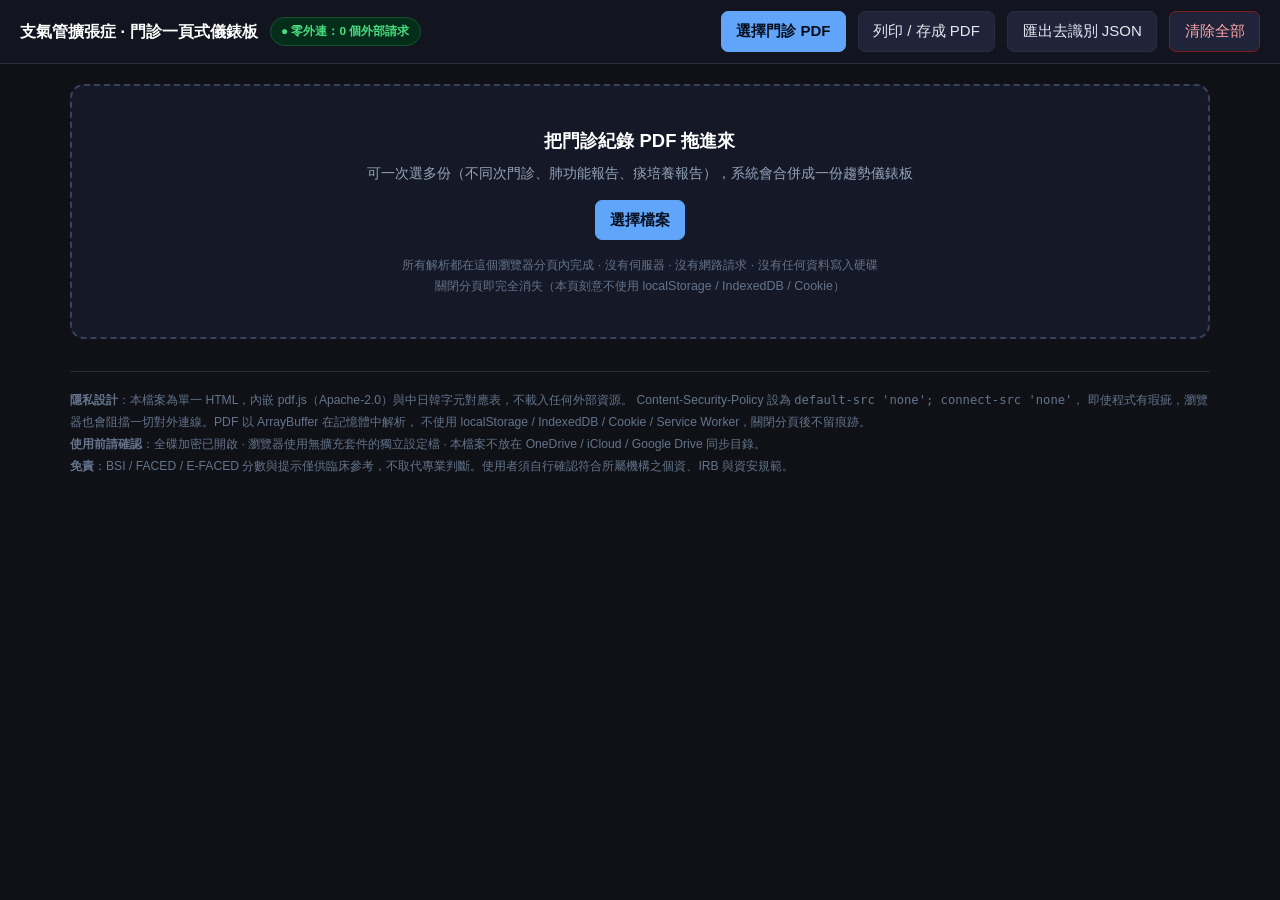
<file: bronchiectasis/src/app.html>
<!DOCTYPE html>
<html lang="zh-TW">
<head>
<meta charset="UTF-8">
<meta name="viewport" content="width=device-width, initial-scale=1.0">
<meta name="referrer" content="no-referrer">
<!--__CSP__-->
<title>支氣管擴張症 · 門診一頁式儀錶板（離線版）</title>
<style>
:root{
  --bg:#0f1117; --surface:#1a1d2e; --surface2:#20243a; --border:#2a2d3e;
  --text:#e2e8f0; --muted:#94a3b8; --faint:#64748b; --accent:#60a5fa;
  --green:#4ade80; --yellow:#facc15; --red:#f87171; --orange:#fb923c; --purple:#c4b5fd;
}
*{box-sizing:border-box;margin:0;padding:0}
body{background:var(--bg);color:var(--text);font-family:-apple-system,BlinkMacSystemFont,'Segoe UI','PingFang TC','Microsoft JhengHei',sans-serif;line-height:1.6;font-size:15px}
button{font:inherit;cursor:pointer;border:1px solid var(--border);background:var(--surface2);color:var(--text);padding:.45rem .9rem;border-radius:7px}
button:hover{background:#2a2f4a}
button.primary{background:var(--accent);color:#08101f;border-color:var(--accent);font-weight:700}
button.danger{border-color:#7f1d1d;color:#fca5a5}
input,select{font:inherit;background:#10131f;color:var(--text);border:1px solid var(--border);border-radius:6px;padding:.3rem .5rem}
input[type=checkbox]{width:1.05rem;height:1.05rem;accent-color:var(--accent)}
a{color:var(--accent)}

.topbar{position:sticky;top:0;z-index:20;display:flex;flex-wrap:wrap;gap:.75rem;align-items:center;
  padding:.7rem 1.25rem;background:#12151f;border-bottom:1px solid var(--border)}
.brand{font-weight:800;color:#fff;font-size:1.02rem}
.spacer{flex:1}
.pill{display:inline-flex;align-items:center;gap:.4rem;font-size:.74rem;font-weight:700;
  padding:.24rem .65rem;border-radius:999px;background:#052e1a;color:var(--green);border:1px solid #14532d}
.pill.warn{background:#3f2d06;color:var(--yellow);border-color:#713f12}
.wrap{max-width:1180px;margin:0 auto;padding:1.25rem}

.drop{border:2px dashed #39405c;border-radius:14px;padding:2.5rem 1.5rem;text-align:center;background:#151827;transition:.15s}
.drop.over{border-color:var(--accent);background:#17203a}
.drop h2{font-size:1.15rem;color:#fff;margin-bottom:.4rem}
.drop.compact{padding:.75rem 1.1rem;display:flex;align-items:center;gap:1rem;text-align:left}
.drop.compact h2{font-size:.9rem;margin:0;color:var(--muted);font-weight:600}
.drop.compact p,.drop.compact .hint{display:none}
.drop.compact button{margin-left:auto}
.drop p{color:var(--muted);font-size:.88rem;margin-bottom:1rem}
.hint{color:var(--faint);font-size:.78rem;margin-top:.9rem;line-height:1.7}

.log{margin-top:1rem;font-size:.82rem;color:var(--muted);background:#12141f;border:1px solid var(--border);
  border-radius:9px;padding:.75rem 1rem;max-height:190px;overflow:auto;font-variant-numeric:tabular-nums}
.log div{padding:.1rem 0}
.log .err{color:var(--red)} .log .ok{color:var(--green)} .log .wr{color:var(--yellow)}

.grid{display:grid;gap:1rem;margin-top:1.25rem}
.cols3{grid-template-columns:repeat(auto-fit,minmax(265px,1fr))}
.cols2{grid-template-columns:repeat(auto-fit,minmax(360px,1fr))}
.card{background:var(--surface);border:1px solid var(--border);border-radius:12px;padding:1.1rem 1.2rem}
.card h3{font-size:.79rem;letter-spacing:.09em;text-transform:uppercase;color:var(--muted);margin-bottom:.8rem;font-weight:700}

.score{display:flex;align-items:baseline;gap:.55rem}
.score .n{font-size:2.5rem;font-weight:800;line-height:1;color:#fff}
.score .d{color:var(--faint);font-size:.95rem}
.sev{display:inline-block;margin-top:.55rem;padding:.2rem .7rem;border-radius:999px;font-size:.78rem;font-weight:700}
.sev-mild{background:#052e1a;color:var(--green)}
.sev-mod{background:#3f2d06;color:var(--yellow)}
.sev-sev{background:#4c0519;color:#fda4af}
.sev-na{background:#1e293b;color:var(--faint)}
.bd{margin-top:.85rem;border-top:1px solid var(--border);padding-top:.6rem;font-size:.8rem}
.bd .r{display:flex;justify-content:space-between;gap:.5rem;padding:.16rem 0;color:var(--muted)}
.bd .r b{color:var(--text);font-variant-numeric:tabular-nums}
.bd .r.zero{opacity:.45}

table{width:100%;border-collapse:collapse;font-size:.86rem}
th{text-align:left;color:var(--muted);font-weight:600;font-size:.76rem;text-transform:uppercase;
  letter-spacing:.05em;padding:.4rem .5rem;border-bottom:1px solid var(--border)}
td{padding:.38rem .5rem;border-bottom:1px solid #22263a;vertical-align:middle}
tr:last-child td{border-bottom:none}
.src{font-size:.7rem;color:var(--faint);cursor:help;border-bottom:1px dotted var(--faint)}
.auto{color:var(--green);font-size:.68rem;font-weight:700}
.miss{color:var(--orange);font-size:.68rem;font-weight:700}
.edited{color:var(--purple);font-size:.68rem;font-weight:700}
.num{width:5.5rem;text-align:right;font-variant-numeric:tabular-nums}

.chip{display:inline-block;padding:.16rem .55rem;border-radius:6px;font-size:.76rem;margin:.12rem .2rem .12rem 0;
  background:var(--surface2);border:1px solid var(--border)}
.chip.pa{background:#4c0519;color:#fda4af;border-color:#7f1d1d}
.chip.ntm{background:#3b0764;color:#d8b4fe;border-color:#6b21a8}
.chip.other{background:#1e3a5f;color:#93c5fd;border-color:#1d4ed8}
.chip.neg{background:#052e1a;color:var(--green);border-color:#14532d}

.flag{display:flex;gap:.6rem;padding:.55rem 0;border-bottom:1px solid #22263a;font-size:.85rem}
.flag:last-child{border-bottom:none}
.flag .ic{flex-shrink:0;width:1.35rem;text-align:center;font-weight:800}
.flag.hi .ic{color:var(--red)} .flag.md .ic{color:var(--yellow)} .flag.lo .ic{color:var(--accent)}
.flag .tx b{color:#fff;display:block}
.flag .tx span{color:var(--muted);font-size:.79rem}

.prov{font-size:.78rem;max-height:340px;overflow:auto}
.prov .p{padding:.42rem 0;border-bottom:1px solid #22263a}
.prov .p b{color:var(--accent)}
.prov .p code{display:block;color:var(--muted);font-family:ui-monospace,SFMono-Regular,Menlo,monospace;
  font-size:.74rem;white-space:pre-wrap;word-break:break-all;margin-top:.15rem}
.prov .p .loc{color:var(--faint);font-size:.7rem}

.note{font-size:.76rem;color:var(--faint);line-height:1.75;margin-top:.7rem}
.foot{margin:2rem 0 3rem;padding-top:1.1rem;border-top:1px solid var(--border);font-size:.76rem;color:var(--faint);line-height:1.8}
svg{display:block;width:100%;height:auto;overflow:visible}
.empty{color:var(--faint);font-size:.83rem;padding:.6rem 0}
.mask{cursor:pointer;border-bottom:1px dashed var(--faint)}
.mt-sm{margin-top:.6rem}
.mt-md{margin-top:1rem}
.decline{color:var(--orange)}
.banner{margin-top:1rem;border:1px solid #7c2d12;background:#2a1508;border-radius:11px;padding:1rem 1.15rem}
.banner h4{color:#fdba74;font-size:.95rem;margin-bottom:.45rem}
.banner p{font-size:.85rem;color:#fed7aa;margin-bottom:.4rem}
.banner ul{font-size:.83rem;color:#fdba74;padding-left:1.25rem;line-height:1.75}
.banner .files{font-size:.8rem;color:#fff;font-family:ui-monospace,Menlo,monospace;margin:.35rem 0 .6rem}
.rawhead{font-size:.78rem;color:var(--accent);font-weight:700;margin:.7rem 0 .25rem}
.rawtext{font-family:ui-monospace,SFMono-Regular,Menlo,monospace;font-size:.72rem;line-height:1.55;
  color:var(--muted);background:#10131f;border:1px solid var(--border);border-radius:7px;
  padding:.6rem .7rem;white-space:pre-wrap;word-break:break-all;max-height:300px;overflow:auto;user-select:text}

@media print{
  :root{--bg:#fff;--surface:#fff;--surface2:#fff;--border:#c9cfdb;--text:#111;--muted:#444;--faint:#666}
  body{font-size:10.5px;line-height:1.42}
  .topbar,.drop,.log,#provCard,.noprint{display:none!important}
  .wrap{max-width:none;padding:0}
  .grid{gap:.5rem;margin-top:.5rem}
  .card{padding:.5rem .6rem;break-inside:avoid;border-radius:6px}
  .card h3{font-size:.62rem;margin-bottom:.35rem}
  .score .n{font-size:1.5rem}
  .cols3{grid-template-columns:repeat(3,1fr)}
  .cols2{grid-template-columns:repeat(2,1fr)}
  @page{size:A4 portrait;margin:9mm}
}
</style>
</head>
<body>

<header class="topbar noprint">
  <div class="brand">支氣管擴張症 · 門診一頁式儀錶板</div>
  <span class="pill" id="netPill">● 檢查中…</span>
  <div class="spacer"></div>
  <button class="primary" id="btnPick">選擇門診 PDF</button>
  <button id="btnPrint">列印 / 存成 PDF</button>
  <button id="btnExport">匯出去識別 JSON</button>
  <button class="danger" id="btnClear">清除全部</button>
  <input type="file" id="file" accept="application/pdf,.pdf" multiple hidden>
</header>

<div class="wrap">

  <section class="drop noprint" id="drop">
    <h2>把門診紀錄 PDF 拖進來</h2>
    <p>可一次選多份（不同次門診、肺功能報告、痰培養報告），系統會合併成一份趨勢儀錶板</p>
    <button class="primary" id="btnPick2">選擇檔案</button>
    <div class="hint">
      所有解析都在這個瀏覽器分頁內完成 · 沒有伺服器 · 沒有網路請求 · 沒有任何資料寫入硬碟<br>
      關閉分頁即完全消失（本頁刻意不使用 localStorage / IndexedDB / Cookie）
    </div>
  </section>

  <div class="log noprint" id="log" hidden></div>
  <div class="banner noprint" id="banner" hidden></div>

  <div id="dash" hidden>

    <div class="grid cols3" id="scoreRow">
      <div class="card">
        <h3>BSI · Bronchiectasis Severity Index</h3>
        <div class="score"><span class="n" id="bsiN">–</span><span class="d">/ 26</span></div>
        <span class="sev sev-na" id="bsiSev">資料不足</span>
        <div class="bd" id="bsiBd"></div>
      </div>
      <div class="card">
        <h3>FACED</h3>
        <div class="score"><span class="n" id="facedN">–</span><span class="d">/ 7</span></div>
        <span class="sev sev-na" id="facedSev">資料不足</span>
        <div class="bd" id="facedBd"></div>
      </div>
      <div class="card">
        <h3>E-FACED</h3>
        <div class="score"><span class="n" id="efacedN">–</span><span class="d">/ 9</span></div>
        <span class="sev sev-na" id="efacedSev">資料不足</span>
        <div class="bd" id="efacedBd"></div>
      </div>
    </div>

    <div class="grid cols2">
      <div class="card">
        <h3>病人摘要</h3>
        <table id="demoTbl"></table>
        <div class="note">姓名 / 病歷號 / 身分證號預設遮蔽，點擊可暫時顯示；匯出時一律移除。</div>
      </div>
      <div class="card">
        <h3>評分輸入參數（可直接修改，分數即時重算）</h3>
        <table id="paramTbl"></table>
        <div class="note">
          <span class="auto">自動</span> = 由 PDF 擷取　<span class="edited">已修改</span> = 你手動覆寫　<span class="miss">待補</span> = 未擷取到，請人工填入<br>
          BSI 使用 MRC 1–5 量表，本表輸入 mMRC 0–4，換算時自動 +1。
        </div>
      </div>
    </div>

    <div class="grid cols2">
      <div class="card">
        <h3>FEV₁ 趨勢（% predicted）</h3>
        <div id="fevChart"></div>
      </div>
      <div class="card">
        <h3>痰液微生物時間軸</h3>
        <div id="microChart"></div>
        <div id="microChips" class="mt-sm"></div>
      </div>
    </div>

    <div class="grid cols2">
      <div class="card">
        <h3>臨床提示（依 ERS 2017 / BTS 2019 一般原則）</h3>
        <div id="flags"></div>
        <div class="note">僅為依擷取資料產生的檢核提示，<b>不是個別病人的醫療建議</b>，須由主治醫師判讀。</div>
      </div>
      <div class="card">
        <h3>用藥與治療紀錄（PDF 中偵測到）</h3>
        <div id="meds"></div>
        <h3 class="mt-md">影像 / 其他發現</h3>
        <div id="findings"></div>
      </div>
    </div>

    <div class="card mt-md noprint" id="rawCard">
      <h3>原始擷取文字 — 診斷用</h3>
      <div id="rawInfo"></div>
      <button id="btnSelectRaw" class="mt-sm">全選文字</button>
      <div id="raw"></div>
      <div class="note">這是 pdf.js 從你的 PDF 抽出的原始文字。若這裡是空的 → PDF 沒有文字圖層（掃描件）；
        若看得到文字但上方參數大量「待補」→ 是擷取規則沒對上你們的病歷格式，把這段（去識別化後）給開發者即可調整。</div>
    </div>

    <div class="card mt-md" id="provCard">
      <h3>來源追溯 — 每個數值取自哪一頁、哪一行</h3>
      <div class="prov" id="prov"></div>
      <div class="note">任何自動擷取都可能出錯。臨床決策前請逐項核對原始病歷。</div>
    </div>

  </div>

  <div class="foot">
    <b>隱私設計</b>：本檔案為單一 HTML，內嵌 pdf.js（Apache-2.0）與中日韓字元對應表，不載入任何外部資源。
    Content-Security-Policy 設為 <code>default-src 'none'; connect-src 'none'</code>，
    即使程式有瑕疵，瀏覽器也會阻擋一切對外連線。PDF 以 ArrayBuffer 在記憶體中解析，
    不使用 localStorage / IndexedDB / Cookie / Service Worker，關閉分頁後不留痕跡。<br>
    <b>使用前請確認</b>：全碟加密已開啟 · 瀏覽器使用無擴充套件的獨立設定檔 · 本檔案不放在 OneDrive / iCloud / Google Drive 同步目錄。<br>
    <b>免責</b>：BSI / FACED / E-FACED 分數與提示僅供臨床參考，不取代專業判斷。使用者須自行確認符合所屬機構之個資、IRB 與資安規範。
  </div>

</div>

<script id="cmaps">/*__CMAPS__*/</script>
<script id="pdfjsworker">/*__PDFJS_WORKER__*/</script>
<script id="pdfjslib">/*__PDFJS_LIB__*/</script>
<script id="app">
'use strict';
(function () {

/* ══════════════════════════════════════════════════════════════════
   0. 零外連自我驗證
   ══════════════════════════════════════════════════════════════════ */
window.addEventListener('load', function () {
  var pill = document.getElementById('netPill');
  var ext = 0;
  try {
    ext = performance.getEntriesByType('resource').filter(function (r) {
      return r.name.indexOf('data:') !== 0 && r.name !== location.href;
    }).length;
  } catch (e) { ext = -1; }
  if (ext === 0) { pill.className = 'pill'; pill.textContent = '● 零外連：0 個外部請求'; }
  else { pill.className = 'pill warn'; pill.textContent = '⚠ 偵測到 ' + ext + ' 個外部請求'; }
});

/* ══════════════════════════════════════════════════════════════════
   1. PDF → 文字（完全離線，pdf.js 以主執行緒 fake worker 模式運行）
   ══════════════════════════════════════════════════════════════════ */
var CMAPS = window.__CMAPS__ || {};

function b64ToBytes(b64) {
  var bin = atob(b64), len = bin.length, out = new Uint8Array(len);
  for (var i = 0; i < len; i++) out[i] = bin.charCodeAt(i);
  return out;
}

function EmbeddedCMapReaderFactory() {}
EmbeddedCMapReaderFactory.prototype.fetch = function (params) {
  var name = params.name;
  if (name && Object.prototype.hasOwnProperty.call(CMAPS, name)) {
    return Promise.resolve({ cMapData: b64ToBytes(CMAPS[name]), compressionType: 1 });
  }
  return Promise.reject(new Error('內嵌字元對應表不含 ' + name));
};

// 全形 → 半形，統一標點，方便後續比對
function normalize(s) {
  return s.replace(/[！-～]/g, function (c) {
    return String.fromCharCode(c.charCodeAt(0) - 0xFEE0);
  }).replace(/　/g, ' ')
    .replace(/[   ]/g, ' ')
    .replace(/[ \t]+/g, ' ')
    .trim();
}

function itemsToLines(items) {
  var rows = [];
  for (var i = 0; i < items.length; i++) {
    var it = items[i];
    if (!it.str || !it.str.trim()) continue;
    var x = it.transform[4], y = it.transform[5];
    var row = null;
    for (var j = rows.length - 1; j >= 0 && j > rows.length - 6; j--) {
      if (Math.abs(rows[j].y - y) < 2.4) { row = rows[j]; break; }
    }
    if (!row) { row = { y: y, cells: [] }; rows.push(row); }
    row.cells.push({ x: x, w: it.width || 0, s: it.str });
  }
  rows.sort(function (a, b) { return b.y - a.y; });
  var out = [];
  for (var k = 0; k < rows.length; k++) {
    var cells = rows[k].cells.sort(function (a, b) { return a.x - b.x; });
    var line = '', prevEnd = null;
    for (var m = 0; m < cells.length; m++) {
      var c = cells[m];
      if (prevEnd !== null && c.x - prevEnd > 1.2) line += ' ';
      line += c.s;
      prevEnd = c.x + c.w;
    }
    line = normalize(line);
    if (line) out.push(line);
  }
  return out;
}

function readPdf(file) {
  return file.arrayBuffer().then(function (buf) {
    var task = pdfjsLib.getDocument({
      data: new Uint8Array(buf),
      isEvalSupported: false,      // 不需要 CSP 的 'unsafe-eval'
      disableFontFace: true,       // 不渲染，只取文字
      useSystemFonts: false,
      useWorkerFetch: false,
      cMapPacked: true,
      CMapReaderFactory: EmbeddedCMapReaderFactory
    });
    return task.promise;
  }).then(function (doc) {
    var lines = [], chain = Promise.resolve();
    var _loop = function (p) {
      chain = chain.then(function () {
        return doc.getPage(p).then(function (page) {
          return page.getTextContent().then(function (tc) {
            var ls = itemsToLines(tc.items);
            for (var i = 0; i < ls.length; i++) lines.push({ page: p, text: ls[i] });
            page.cleanup();
          });
        });
      });
    };
    for (var p = 1; p <= doc.numPages; p++) _loop(p);
    return chain.then(function () {
      var np = doc.numPages;
      return doc.destroy().then(function () {
        return { name: file.name, pages: np, lines: lines };
      });
    });
  });
}

/* ══════════════════════════════════════════════════════════════════
   2. 規則式擷取
   ══════════════════════════════════════════════════════════════════ */

// ── 日期：支援西元與民國年 ──────────────────────────────────────
var DATE_RE = /(?:民國\s*)?(\d{2,4})\s*[\/\-\.年]\s*(\d{1,2})\s*[\/\-\.月]\s*(\d{1,2})\s*日?/;
var DATE_RE_G = new RegExp(DATE_RE.source, 'g');
// 無分隔的 8 位日期，如 20260828（前後需為非數字，避免吃到電話或身分證號）
var DATE_COMPACT_G = /(^|[^0-9])((?:19|20)\d{2})(0[1-9]|1[0-2])(0[1-9]|[12]\d|3[01])(?![0-9])/g;

function parseDate(y, m, d) {
  y = +y; m = +m; d = +d;
  if (y < 200) y += 1911;                       // 民國年
  else if (y < 100) y += (y > 50 ? 1900 : 2000);
  if (y < 1900 || y > 2100 || m < 1 || m > 12 || d < 1 || d > 31) return null;
  var dt = new Date(Date.UTC(y, m - 1, d));
  if (dt.getUTCMonth() !== m - 1) return null;
  return dt;
}
function matchDate(str) {
  var m = str.match(DATE_RE);
  return m ? parseDate(m[1], m[2], m[3]) : null;
}
function fmtDate(dt) {
  if (!dt) return '—';
  return dt.getUTCFullYear() + '-' + String(dt.getUTCMonth() + 1).padStart(2, '0') +
         '-' + String(dt.getUTCDate()).padStart(2, '0');
}

// ── 搜尋輔助 ────────────────────────────────────────────────────
function findFirst(doc, re, pick, exclude) {
  for (var i = 0; i < doc.lines.length; i++) {
    var l = doc.lines[i];
    if (l.skip) continue;
    if (exclude && exclude.test(l.text)) continue;
    var m = l.text.match(re);
    if (m) {
      var v = pick ? pick(m, l) : m[1];
      if (v !== null && v !== undefined && v !== '') {
        return { value: v, page: l.page, snippet: l.text, file: doc.name };
      }
    }
  }
  return null;
}
function findAllLines(doc, re) {
  var out = [];
  for (var i = 0; i < doc.lines.length; i++) {
    if (doc.lines[i].skip) continue;
    if (re.test(doc.lines[i].text)) out.push(doc.lines[i]);
    re.lastIndex = 0;
  }
  return out;
}
function num(v) { var n = parseFloat(v); return isFinite(n) ? n : null; }
function inRange(n, lo, hi) { return n !== null && n >= lo && n <= hi ? n : null; }

// ── 微生物字典 ──────────────────────────────────────────────────
var ORGANISMS = [
  { key: 'PA',   cls: 'pa',    label: 'Pseudomonas aeruginosa (綠膿桿菌)',
    re: /pseudomonas\s*(?:aeruginosa)?|綠膿桿菌|P\.\s?aeruginosa|\bPSAE\b|\bPsA\b/i },
  { key: 'NTM',  cls: 'ntm',   label: '非結核分枝桿菌 (NTM / MAC)',
    re: /non[\-\s]?tuberculous\s*mycobacteri|\bNTM\b|Mycobacterium\s*(?:avium|abscessus|intracellulare|kansasii|chelonae|fortuitum)|非結核分枝桿菌|\bMAC\b/i },
  { key: 'HI',   cls: 'other', label: 'Haemophilus influenzae',
    re: /haemophilus\s*influenzae|嗜血桿菌|H\.\s?influenzae/i },
  { key: 'MRSA', cls: 'other', label: 'MRSA',
    re: /\bMRSA\b|methicillin[\-\s]?resistant\s*staph/i },
  { key: 'SA',   cls: 'other', label: 'Staphylococcus aureus',
    re: /staphylococcus\s*aureus|金黃色葡萄球菌|S\.\s?aureus/i },
  { key: 'KP',   cls: 'other', label: 'Klebsiella pneumoniae',
    re: /klebsiella\s*pneumoniae|克雷伯氏菌|K\.\s?pneumoniae/i },
  { key: 'MC',   cls: 'other', label: 'Moraxella catarrhalis',
    re: /moraxella\s*catarrhalis|卡他莫拉菌/i },
  { key: 'SM',   cls: 'other', label: 'Stenotrophomonas maltophilia',
    re: /stenotrophomonas|xanthomonas\s*maltophilia/i },
  { key: 'ACH',  cls: 'other', label: 'Achromobacter',
    re: /achromobacter|alcaligenes\s*xylosoxidans/i },
  { key: 'BC',   cls: 'other', label: 'Burkholderia cepacia',
    re: /burkholderia|洋蔥伯克氏菌/i },
  { key: 'ASP',  cls: 'other', label: 'Aspergillus',
    re: /aspergillus\s*(?:fumigatus|niger|flavus)?|麴菌|ABPA/i },
  { key: 'EC',   cls: 'other', label: 'Escherichia coli',
    re: /escherichia\s*coli|\bE\.\s?coli\b/i },
  { key: 'AB',   cls: 'other', label: 'Acinetobacter baumannii',
    re: /acinetobacter/i }
];
var NEG_RE = /no\s*(?:bacterial\s*)?growth|無細菌生長|未生長|normal\s*(?:respiratory\s*)?flora|正常菌叢|培養陰性|(?:culture|培養)\s*[:：(]?\s*negative|negative\s*(?:culture|for)|\(\s*-\s*\)|陰性/i;
var CULTURE_CTX = /culture|培養|sputum|痰|microbiolog|菌|gram\s*stain|抗生素敏感|susceptibilit|\bBAL\b|\bBALF\b|bronchial\s*(?:washing|lavage)|支氣管沖洗|肺泡灌洗|\btNGS\b|\bmNGS\b/i;

// ── 用藥字典 ────────────────────────────────────────────────────
var MEDS = [
  { g: '長期巨環內酯 (macrolide)', re: /azithromycin|clarithromycin|erythromycin|日舒|服立治爾|阿奇黴素|克拉黴素/i },
  { g: '吸入性抗生素',            re: /inhaled?\s*(?:tobramycin|colistin|gentamicin|amikacin)|tobramycin|colisti?n|colomycin|吸入型?抗生素/i },
  { g: '口服/靜脈抗生素',          re: /amoxicillin|augmentin|co[\-\s]?amoxiclav|levofloxacin|moxifloxacin|ciprofloxacin|ceftazidime|piperacillin|meropenem|doxycycline|安滅菌|可樂必妥/i },
  { g: '化痰 / 黏液活性藥',        re: /acetylcyste?ine|\bNAC\b|carbocisteine|erdosteine|ambroxol|bromhexine|dornase|化痰|祛痰/i },
  { g: '高張生理食鹽水 / 甘露醇',  re: /hypertonic\s*saline|3%\s*NaCl|7%\s*NaCl|mannitol|高張生理食鹽水|高張鹽水/i },
  { g: '支氣管擴張劑 (LABA/LAMA/SABA)', re: /formoterol|salmeterol|indacaterol|vilanterol|olodaterol|tiotropium|glycopyrron|umeclidinium|aclidinium|salbutamol|albuterol|terbutaline|ipratropium|\bLABA\b|\bLAMA\b|\bSABA\b/i },
  { g: '吸入性類固醇 (ICS)',       re: /budesonide|fluticasone|beclomethasone|ciclesonide|mometasone|\bICS\b|吸入性?類固醇/i },
  { g: '氣道清潔 / 呼吸復健',      re: /airway\s*clearance|chest\s*physiotherapy|postural\s*drainage|\bACBT\b|flutter|acapella|\bPEP\b|胸腔物理治療|姿位引流|呼吸訓練|肺部復健|pulmonary\s*rehab/i },
  { g: '抗血小板 / 抗凝血藥', re: /plavix|clopidogrel|aspirin|\bASA\b|ticagrelor|prasugrel|warfarin|coumadin|apixaban|rivaroxaban|edoxaban|dabigatran|heparin|enoxaparin|抗凝血|抗血小板|保栓通|阿斯匹靈/i },
  { g: '止血 / 咳血處置', re: /tranexamic|transamin|hemostatic|止血|bronchial\s*artery\s*emboli|支氣管動脈栓塞|\bBAE\b/i },
  { g: '疫苗',                     re: /influenza\s*vaccin|pneumococcal\s*vaccin|\bPPSV\b|\bPCV\s?1?3\b|流感疫苗|肺炎鏈球菌疫苗|COVID[\-\s]?19\s*vaccin/i }
];

// ── 肺葉 ────────────────────────────────────────────────────────
var LOBES = [
  { k: 'RUL', re: /\bRUL\b|right\s*upper\s*lobe|右上葉/i },
  { k: 'RML', re: /\bRML\b|right\s*middle\s*lobe|右中葉/i },
  { k: 'RLL', re: /\bRLL\b|right\s*lower\s*lobe|右下葉/i },
  { k: 'LUL', re: /\bLUL\b|left\s*upper\s*lobe|左上葉/i },
  { k: 'LLL', re: /\bLLL\b|left\s*lower\s*lobe|左下葉/i },
  { k: 'Lingula', re: /lingula|舌葉|舌節/i }
];

// ── 表格式排版：標題在一行、值在下一行 ─────────────────────────
// 例：  姓名 身分證號 性別 出生日期 病歷號碼 門診日期 門診科別
//       ooo oooooooooo 女  19oo-oo-oo oooooooo 2026-09-24 胸腔內科
var COL_LABELS = {
  '姓名': 'name', '病患姓名': 'name', '患者姓名': 'name', '病人姓名': 'name', 'Name': 'name',
  '身分證號': 'nid', '身分證字號': 'nid', '身份證號': 'nid', '身份證字號': 'nid',
  '性別': 'sex', 'Sex': 'sex', 'Gender': 'sex',
  '出生日期': 'birth', '生日': 'birth', '出生年月日': 'birth', 'Birthday': 'birth',
  '病歷號碼': 'chartNo', '病歷號': 'chartNo', '病歷編號': 'chartNo', '病歷': 'chartNo', 'MRN': 'chartNo',
  '門診日期': 'visitDate', '就診日期': 'visitDate', '看診日期': 'visitDate', '日期': 'visitDate',
  '住院日期': 'visitDate', '採檢日期': 'visitDate', '報告日期': 'visitDate',
  '門診科別': 'dept', '科別': 'dept', '就診科別': 'dept', '主治科別': 'dept',
  '年齡': 'age', 'Age': 'age',
  '身高': 'height', '體重': 'weight', 'BMI': 'bmi'
};
var MASKED_RE = /^[oO0＊*xX\u25cf\u25cb\-\u2014_]+$/;

function colConvert(key, raw) {
  if (!raw || MASKED_RE.test(raw)) return null;
  switch (key) {
    case 'sex':
      var v = raw.toUpperCase();
      if (raw === '男' || v === 'M' || v === 'MALE') return '男';
      if (raw === '女' || v === 'F' || v === 'FEMALE') return '女';
      return null;
    case 'birth':
    case 'visitDate':
      var d = matchDate(raw);
      return d ? fmtDate(d) : null;
    case 'age':    return inRange(num(raw), 0, 120);
    case 'height': return inRange(num(raw), 80, 230);
    case 'weight': return inRange(num(raw), 20, 250);
    case 'bmi':    return inRange(num(raw), 8, 70);
    case 'dept':   return /[\u4e00-\u9fffA-Za-z]/.test(raw) ? raw : null;
    default:       return raw;
  }
}

function extractColumnar(doc) {
  var out = {};
  for (var i = 0; i < doc.lines.length - 1; i++) {
    if (doc.lines[i].skip) continue;
    var toks = doc.lines[i].text.split(/\s+/).filter(Boolean);
    if (toks.length < 3) continue;
    var keys = [], known = 0;
    for (var t = 0; t < toks.length; t++) {
      var k = COL_LABELS[toks[t]] || null;
      keys.push(k);
      if (k) known++;
    }
    // 至少 3 個已知標題，且該行多數 token 都是標題，才視為標題列
    if (known < 3 || known < toks.length * 0.6) continue;
    var vline = doc.lines[i + 1];
    if (!vline || vline.skip) continue;
    var vals = vline.text.split(/\s+/).filter(Boolean);
    if (vals.length !== toks.length) continue;   // 欄數不合就不猜
    for (var j = 0; j < keys.length; j++) {
      if (!keys[j] || out[keys[j]]) continue;
      var conv = colConvert(keys[j], vals[j]);
      if (conv === null || conv === undefined || conv === '') continue;
      out[keys[j]] = { value: conv, page: vline.page, file: doc.name, columnar: true,
                       snippet: doc.lines[i].text + '\n' + vline.text };
    }
  }
  return out;
}

// ── 前處理：標記要忽略的區塊、切 SOAP 段落 ──────────────────────
function preprocess(doc) {
  var inTocc = false, sec = null, diagnoses = [];
  for (var i = 0; i < doc.lines.length; i++) {
    var l = doc.lines[i], t = l.text;
    if (/\u3010\s*TOCC/.test(t)) { inTocc = !/TOCC\s*END/i.test(t); l.skip = true; continue; }
    if (inTocc) { l.skip = true; if (/TOCC\s*END/i.test(t)) inTocc = false; continue; }

    var m = t.match(/^([SOAP])\s*[:：]/);
    if (m) { sec = m[1]; l.section = sec; continue; }
    l.section = sec;
    if (sec === 'A' && t.trim() && diagnoses.length < 12) diagnoses.push(t.trim());
  }
  return diagnoses;
}

/* ── 單一文件擷取 ──────────────────────────────────────────────── */
function extractDoc(doc) {
  var r = { file: doc.name, pages: doc.pages, lines: doc.lines.length, rawLines: doc.lines, fields: {}, organisms: [],
            meds: [], lobes: [], findings: [], dates: [] };
  var F = r.fields;

  r.diagnoses = preprocess(doc);

  // 所有日期（供推定就診日 / 時間軸）
  for (var i = 0; i < doc.lines.length; i++) {
    if (doc.lines[i].skip) continue;
    var t = doc.lines[i].text, mm;
    DATE_RE_G.lastIndex = 0;
    while ((mm = DATE_RE_G.exec(t)) !== null) {
      var d = parseDate(mm[1], mm[2], mm[3]);
      if (d) r.dates.push({ d: d, page: doc.lines[i].page, snippet: t });
    }
    DATE_COMPACT_G.lastIndex = 0;
    while ((mm = DATE_COMPACT_G.exec(t)) !== null) {
      var dc = parseDate(mm[2], mm[3], mm[4]);
      if (dc) r.dates.push({ d: dc, page: doc.lines[i].page, snippet: t });
    }
  }

  // 就診日期
  F.visitDate = findFirst(doc, new RegExp('(?:就診|門診|看診|檢查|報告|採檢|收案|Visit|Exam|Report|Collect(?:ion)?|Study)\\s*(?:日期|Date)?\\s*[:：]?\\s*' + DATE_RE.source, 'i'),
    function (m) { var d = parseDate(m[1], m[2], m[3]); return d ? fmtDate(d) : null; });

  // 身分識別（僅為了遮蔽與提醒，不會被匯出）
  // 姓名：中文姓名不吃空白（避免把後面的「病歷號…」一起吃進來）；英文姓名最多兩個空白
  F.name = findFirst(doc,
    /(?:病患?姓名|姓\s*名|Patient\s*Name|Name)\s*[:：]\s*([一-鿿]{2,8}|[A-Za-z][A-Za-z\.\-]*(?:\s[A-Za-z][A-Za-z\.\-]*){0,2})/,
    function (m) {
      return m[1].replace(/(?:病歷號?碼?|身分證(?:字號|號碼)?|性別|年齡|出生).*$/, '').trim() || null;
    });
  F.chartNo = findFirst(doc, /(?:病歷號碼|病歷號|病歷編號|Chart\s*(?:No|Number)|\bMRN\b|醫療記錄號)\s*[:：]?\s*([A-Za-z0-9\-]{4,20})/i);
  F.nid = findFirst(doc, /\b([A-Z][12]\d{8})\b/);

  // 年齡 / 性別 / 生日
  F.age = findFirst(doc, /(?:年齡|Age)\s*[:：]?\s*(\d{1,3})\s*(?:歲|y(?:rs?|ears?)?[\s\-]?o(?:ld)?)?/i,
    function (m) { return inRange(num(m[1]), 0, 120); });
  if (!F.age) {
    F.age = findFirst(doc, /(\d{1,3})\s*(?:歲|y\/o|y\.o\.|yo\b)/i,
      function (m) { return inRange(num(m[1]), 0, 120); });
  }
  F.sex = findFirst(doc, /(?:性別|Sex|Gender)\s*[:：]?\s*(男|女|M|F|Male|Female)/i,
    function (m) { var v = m[1].toUpperCase(); return (v === '男' || v === 'M' || v === 'MALE') ? '男' : '女'; });
  F.birth = findFirst(doc, new RegExp('(?:出生(?:日期|年月日)?|生日|Birth\\s*(?:day|Date)?|D\\.?O\\.?B\\.?)\\s*[:：]?\\s*' + DATE_RE.source, 'i'),
    function (m) { var d = parseDate(m[1], m[2], m[3]); return d ? fmtDate(d) : null; });

  // 體位
  F.height = findFirst(doc, /(?:身高|Height|\bHt\b|\bBH\b)\s*[:：]?\s*(\d{2,3}(?:\.\d)?)\s*(?:cm|公分)?/i,
    function (m) { return inRange(num(m[1]), 80, 230); });
  F.weight = findFirst(doc, /(?:體重|Weight|\bBW\b|\bWt\b)\s*[:：]?\s*(\d{2,3}(?:\.\d)?)\s*(?:kg|公斤|公克)?/i,
    function (m) { return inRange(num(m[1]), 20, 250); });
  F.bmi = findFirst(doc, /\bBMI\b\s*[:：]?\s*(\d{1,2}(?:\.\d{1,2})?)/i,
    function (m) { return inRange(num(m[1]), 8, 70); });
  if (!F.bmi && F.height && F.weight) {
    var h = F.height.value / 100;
    F.bmi = { value: Math.round(F.weight.value / (h * h) * 10) / 10, page: F.weight.page,
              snippet: '由身高 ' + F.height.value + ' cm / 體重 ' + F.weight.value + ' kg 計算',
              file: doc.name, derived: true };
  }

  // 肺功能
  // 「FEV1/FVC」整行排除，避免把比值當成 % predicted
  var RATIO_LINE = /FEV\s*[-_]?\s*1\s*\/\s*FVC/i;
  F.fev1pct = findFirst(doc, /FEV\s*[-_]?\s*1(?!\s*\/)[^%\n]{0,45}?(\d{1,3}(?:\.\d)?)\s*%/i,
    function (m) { return inRange(num(m[1]), 5, 200); }, RATIO_LINE);
  F.fev1L = findFirst(doc, /FEV\s*[-_]?\s*1(?!\s*\/)\s*[:：]?\s*(\d(?:\.\d{1,2})?)\s*(?:L|公升|liters?)\b/i,
    function (m) { return inRange(num(m[1]), 0.2, 8); }, RATIO_LINE);
  F.fvcpct = findFirst(doc, /\bFVC\b[^%\n]{0,45}?(\d{1,3}(?:\.\d)?)\s*%/i,
    function (m) { return inRange(num(m[1]), 5, 200); }, RATIO_LINE);
  F.ratio = findFirst(doc, /FEV\s*[-_]?\s*1\s*\/\s*FVC\s*[:：]?\s*(\d{1,3}(?:\.\d)?)\s*%?/i,
    function (m) { return inRange(num(m[1]), 5, 120); });

  // mMRC
  F.mmrc = findFirst(doc, /\bm?MRC\b[^0-9IV]{0,22}?([0-4])\b/i,
    function (m) { return inRange(num(m[1]), 0, 4); });
  if (!F.mmrc) {
    F.mmrc = findFirst(doc, /\bm?MRC\b[^IV]{0,18}(IV|III|II|I|0)\b/,
      function (m) { return { '0': 0, 'I': 1, 'II': 2, 'III': 3, 'IV': 4 }[m[1]]; });
  }

  // 急性發作次數 / 住院
  F.exac = findFirst(doc, /(?:急性)?(?:發作|exacerbations?|\bAE\b)[^0-9]{0,22}(\d{1,2})\s*(?:次|times|episodes?)/i,
    function (m) { return inRange(num(m[1]), 0, 30); });
  if (!F.exac) {
    F.exac = findFirst(doc, /(\d{1,2})\s*(?:次|episodes?)\s*(?:的?)?(?:急性)?(?:發作|exacerbations?)/i,
      function (m) { return inRange(num(m[1]), 0, 30); });
  }
  F.admit = findFirst(doc, /(?:住院|入院|admission|admitted|hospitali[sz]ation)/i, function (m, l) { return l.text; });
  F.severeExac = findFirst(doc, /(?:因(?:肺炎|感染|發作|喘)[^。;\n]{0,12}住院|severe\s*exacerbation|需住院治療|admitted\s*for\s*(?:exacerbation|pneumonia))/i,
    function (m, l) { return l.text; });

  // 吸菸
  F.packYear = findFirst(doc, /(\d{1,3})\s*(?:pack[\-\s]?years?|包[\-\s]?年|PY\b)/i,
    function (m) { return inRange(num(m[1]), 0, 200); });
  F.smoking = findFirst(doc, /(?:吸菸|抽菸|smoking|smoker|菸癮|戒菸)/i, function (m, l) { return l.text; });

  // SpO2 / 咳血 / 痰量
  F.spo2 = findFirst(doc, /(?:SpO2|SaO2|血氧|oxygen\s*saturation)\s*[:：]?\s*(\d{2,3})\s*%?/i,
    function (m) { return inRange(num(m[1]), 50, 100); });
  F.hemoptysis = findFirst(doc,
    /(?:h?emoptysis|h?emosputum|blood[\-\s]?(?:tinged|streaked)\s*sputum|frank\s*blood|blood\s*clot|咳血|血痰|痰中帶血|痰有血)/i,
    function (m, l) { return l.text; });

  // 微生物
  var seen = {};
  for (var oi = 0; oi < ORGANISMS.length; oi++) {
    var org = ORGANISMS[oi];
    var hits = findAllLines(doc, org.re);
    for (var hi = 0; hi < hits.length; hi++) {
      var line = hits[hi];
      var dt = matchDate(line.text) || (F.visitDate ? matchDate(F.visitDate.value) : null);
      var negative = NEG_RE.test(line.text);
      var id = org.key + '|' + (dt ? fmtDate(dt) : 'nodate') + '|' + line.page;
      if (seen[id]) continue;
      seen[id] = 1;
      r.organisms.push({ key: org.key, label: org.label, cls: org.cls, negative: negative,
                         date: dt ? fmtDate(dt) : null, page: line.page, snippet: line.text, file: doc.name });
    }
  }
  var negHits = findAllLines(doc, NEG_RE);
  for (var ni = 0; ni < negHits.length; ni++) {
    if (!CULTURE_CTX.test(negHits[ni].text)) continue;
    var ndt = matchDate(negHits[ni].text) || (F.visitDate ? matchDate(F.visitDate.value) : null);
    r.organisms.push({ key: 'NEG', label: '無致病菌生長', cls: 'neg', negative: true,
                       date: ndt ? fmtDate(ndt) : null, page: negHits[ni].page,
                       snippet: negHits[ni].text, file: doc.name });
  }

  // 用藥
  for (var mi = 0; mi < MEDS.length; mi++) {
    var hitsM = findAllLines(doc, MEDS[mi].re);
    if (hitsM.length) {
      r.meds.push({ group: MEDS[mi].g, page: hitsM[0].page, snippet: hitsM[0].text, file: doc.name,
                    count: hitsM.length });
    }
  }

  // 影像 / 肺葉
  var hasBE = findAllLines(doc, /bronchiectasi|支氣管擴張|bronchiectatic/i);
  if (hasBE.length) r.findings.push({ k: '支氣管擴張描述', page: hasBE[0].page, snippet: hasBE[0].text, file: doc.name });
  for (var li = 0; li < LOBES.length; li++) {
    var lh = findAllLines(doc, LOBES[li].re);
    if (lh.length) r.lobes.push({ k: LOBES[li].k, page: lh[0].page, snippet: lh[0].text, file: doc.name });
  }
  var cyst = findFirst(doc, /cystic|囊狀|saccular|囊袋狀/i, function (m, l) { return l.text; });
  if (cyst) { r.findings.push({ k: '囊狀型 (cystic/saccular)', page: cyst.page, snippet: cyst.snippet, file: doc.name }); r.cystic = cyst; }
  var vari = findFirst(doc, /varicose|靜脈曲張狀|串珠狀/i, function (m, l) { return l.text; });
  if (vari) r.findings.push({ k: '靜脈曲張型 (varicose)', page: vari.page, snippet: vari.snippet, file: doc.name });
  var cyl = findFirst(doc, /cylindric|柱狀|管狀/i, function (m, l) { return l.text; });
  if (cyl) r.findings.push({ k: '柱狀型 (cylindrical)', page: cyl.page, snippet: cyl.snippet, file: doc.name });
  var etio = findFirst(doc, /post[\-\s]?infect|結核後|TB\s*sequel|\bABPA\b|cystic\s*fibrosis|囊狀纖維化|immunodeficien|免疫缺乏|低免疫球蛋白|primary\s*ciliary|纖毛不動|\bPCD\b|rheumatoid|類風濕|潰瘍性結腸炎|Crohn|alpha[\-\s]?1|逆流|GERD|異物吸入/i,
    function (m, l) { return l.text; });
  if (etio) r.findings.push({ k: '可能病因線索', page: etio.page, snippet: etio.snippet, file: doc.name });

  // ── 表格式擷取：補上「標題一行、值下一行」的欄位 ──────────────
  var col = extractColumnar(doc);
  ['name', 'nid', 'sex', 'birth', 'chartNo', 'visitDate', 'dept',
   'age', 'height', 'weight', 'bmi'].forEach(function (k) {
    if (!F[k] && col[k]) F[k] = col[k];
  });

  // ── 診斷（SOAP 的 A 段）──────────────────────────────────────
  if (r.diagnoses.length) {
    r.findings.push({ k: '診斷：' + r.diagnoses.slice(0, 2).join('；').slice(0, 38),
                      page: 1, snippet: r.diagnoses.join('\n'), file: doc.name });
  }

  // ── 推導值 ──────────────────────────────────────────────────
  if (!F.bmi && F.height && F.weight) {
    var hm = F.height.value / 100;
    F.bmi = { value: Math.round(F.weight.value / (hm * hm) * 10) / 10, page: F.weight.page,
              snippet: '由身高 ' + F.height.value + ' cm / 體重 ' + F.weight.value + ' kg 計算',
              file: doc.name, derived: true };
  }
  if (!F.visitDate && r.dates.length) {
    var sorted = r.dates.slice().sort(function (a, b) { return b.d - a.d; });
    var now = Date.now();
    for (var si = 0; si < sorted.length; si++) {
      if (sorted[si].d.getTime() <= now + 86400000) {
        F.visitDate = { value: fmtDate(sorted[si].d), page: sorted[si].page,
                        snippet: sorted[si].snippet, file: doc.name, weak: true };
        break;
      }
    }
  }
  if (!F.age && F.birth && F.visitDate) {
    var bt = Date.parse(F.birth.value), vt = Date.parse(F.visitDate.value);
    if (isFinite(bt) && isFinite(vt) && vt > bt) {
      var yrs = Math.floor((vt - bt) / (365.25 * 86400000));
      if (yrs >= 0 && yrs <= 120) {
        F.age = { value: yrs, page: F.birth.page, file: doc.name, derived: true,
                  snippet: '由出生日期 ' + F.birth.value + ' 與就診日 ' + F.visitDate.value + ' 計算' };
      }
    }
  }

  return r;
}

/* ══════════════════════════════════════════════════════════════════
   3. 合併多份文件 → 病人模型
   ══════════════════════════════════════════════════════════════════ */
var STATE = {
  docs: [],        // 原始擷取結果
  noText: [],      // 抽不到文字的檔（掃描件）
  manualMode: false, // 無可解析檔案時，仍開啟儀錶板供人工填寫
  params: {},      // 評分參數：{value, src, manual}
  unmasked: false
};

var PARAM_DEFS = [
  { k: 'age',      label: '年齡（歲）',                    type: 'num', min: 0,  max: 120 },
  { k: 'bmi',      label: 'BMI (kg/m²)',                  type: 'num', min: 8,  max: 70, step: 0.1 },
  { k: 'fev1pct',  label: 'FEV₁ % predicted',             type: 'num', min: 5,  max: 200, step: 0.1 },
  { k: 'mmrc',     label: 'mMRC 呼吸困難分級 (0–4)',       type: 'num', min: 0,  max: 4 },
  { k: 'exac1y',   label: '過去 1 年急性發作次數',          type: 'num', min: 0,  max: 30 },
  { k: 'sevExac1y',label: '過去 1 年因發作住院次數',        type: 'num', min: 0,  max: 20 },
  { k: 'admit2y',  label: '過去 2 年曾因呼吸道問題住院',    type: 'bool' },
  { k: 'lobes',    label: '侵犯肺葉數 (1–6)',              type: 'num', min: 0,  max: 6 },
  { k: 'cystic',   label: '影像為囊狀型 (cystic)',          type: 'bool' },
  { k: 'paChronic',label: 'Pseudomonas 慢性定殖',           type: 'bool' },
  { k: 'otherChronic', label: '其他致病菌慢性定殖',          type: 'bool' }
];

function pick(field) {  // 從多份文件挑最可信的一筆（最新、非推定）
  var best = null;
  for (var i = 0; i < STATE.docs.length; i++) {
    var f = STATE.docs[i].fields[field];
    if (!f) continue;
    var d = STATE.docs[i].fields.visitDate ? Date.parse(STATE.docs[i].fields.visitDate.value) : 0;
    var score = (f.weak ? 0 : 1000000000000) + (isFinite(d) ? d : 0);
    if (!best || score > best.score) best = { f: f, score: score };
  }
  return best ? best.f : null;
}

function allOrganisms() {
  var out = [];
  for (var i = 0; i < STATE.docs.length; i++) out = out.concat(STATE.docs[i].organisms);
  return out.sort(function (a, b) {
    if (!a.date) return 1; if (!b.date) return -1;
    return Date.parse(a.date) - Date.parse(b.date);
  });
}

// 慢性定殖：同一菌種於 1 年內 ≥2 次陽性且間隔 ≥3 個月
function chronicColonization(key) {
  var dates = allOrganisms().filter(function (o) {
    return o.key === key && !o.negative && o.date;
  }).map(function (o) { return Date.parse(o.date); }).sort(function (a, b) { return a - b; });
  var uniq = [];
  for (var i = 0; i < dates.length; i++) if (uniq.indexOf(dates[i]) < 0) uniq.push(dates[i]);
  for (var a = 0; a < uniq.length; a++) {
    for (var b = a + 1; b < uniq.length; b++) {
      var gap = uniq[b] - uniq[a];
      if (gap >= 90 * 86400000 && gap <= 365 * 86400000) return { chronic: true, n: uniq.length };
    }
  }
  return { chronic: false, n: uniq.length };
}

function fevSeries() {
  var pts = [];
  for (var i = 0; i < STATE.docs.length; i++) {
    var d = STATE.docs[i];
    if (d.fields.fev1pct && d.fields.visitDate) {
      var t = Date.parse(d.fields.visitDate.value);
      if (isFinite(t)) pts.push({ t: t, v: d.fields.fev1pct.value, label: d.fields.visitDate.value, file: d.file });
    }
  }
  return pts.sort(function (a, b) { return a.t - b.t; });
}

function buildParams() {
  var prevManual = {};
  for (var k in STATE.params) if (STATE.params[k] && STATE.params[k].manual) prevManual[k] = STATE.params[k];
  var P = {};

  function set(key, field, transform) {
    var f = field ? pick(field) : null;
    P[key] = f ? { value: transform ? transform(f.value) : f.value, src: f, manual: false }
               : { value: null, src: null, manual: false };
  }

  set('age', 'age');
  set('bmi', 'bmi');
  set('fev1pct', 'fev1pct');
  set('mmrc', 'mmrc');
  set('exac1y', 'exac');

  // 住院
  var admitSrc = pick('admit');
  var sevSrc = pick('severeExac');
  // 單一份門診紀錄通常不會記載過去一年的住院史 —— 查無紀錄一律視為「待補」，
  // 不可當成 0，否則會算出假性偏低的嚴重度分數。
  P.admit2y = { value: admitSrc ? true : null, src: admitSrc, manual: false };
  P.sevExac1y = { value: sevSrc ? 1 : null, src: sevSrc || admitSrc, manual: false };

  // 肺葉
  var lobeKeys = {}, lobeSrc = null;
  for (var i = 0; i < STATE.docs.length; i++) {
    for (var j = 0; j < STATE.docs[i].lobes.length; j++) {
      lobeKeys[STATE.docs[i].lobes[j].k] = 1;
      if (!lobeSrc) lobeSrc = STATE.docs[i].lobes[j];
    }
  }
  var nLobes = Object.keys(lobeKeys).length;
  P.lobes = { value: nLobes > 0 ? nLobes : null,
              src: lobeSrc ? { value: Object.keys(lobeKeys).join(', '), page: lobeSrc.page,
                               snippet: lobeSrc.snippet, file: lobeSrc.file } : null, manual: false };

  var cystSrc = null;
  for (var ci = 0; ci < STATE.docs.length; ci++) if (STATE.docs[ci].cystic) { cystSrc = STATE.docs[ci].cystic; break; }
  P.cystic = { value: cystSrc ? true : null, src: cystSrc, manual: false };

  // 定殖
  // 完全沒有培養資料時不能判定「無定殖」；要看到陰性培養報告才敢給 false。
  var negReports = allOrganisms().filter(function (o) { return o.negative; });
  var pa = chronicColonization('PA');
  var paAny = allOrganisms().filter(function (o) { return o.key === 'PA' && !o.negative; });
  P.paChronic = { value: pa.chronic ? true : (paAny.length ? null : (negReports.length ? false : null)),
                  src: paAny.length ? paAny[0] : (negReports.length ? negReports[0] : null), manual: false };

  var otherAny = allOrganisms().filter(function (o) {
    return o.key !== 'PA' && o.key !== 'NEG' && !o.negative;
  });
  var otherChronic = false, otherSrc = otherAny.length ? otherAny[0] : null;
  var keys = {};
  for (var oi = 0; oi < otherAny.length; oi++) keys[otherAny[oi].key] = 1;
  for (var kk in keys) if (chronicColonization(kk).chronic) otherChronic = true;
  P.otherChronic = { value: otherChronic ? true : (otherAny.length ? null : (negReports.length ? false : null)),
                     src: otherSrc || (negReports.length ? negReports[0] : null), manual: false };

  for (var mk in prevManual) P[mk] = prevManual[mk];
  STATE.params = P;
}

function val(k) { var p = STATE.params[k]; return p ? p.value : null; }

/* ══════════════════════════════════════════════════════════════════
   4. 嚴重度評分
   ══════════════════════════════════════════════════════════════════ */
function computeBSI() {
  var rows = [], total = 0, missing = [];
  function add(label, pts, ok) { rows.push({ label: label, pts: pts, ok: ok }); if (ok) total += pts; else missing.push(label); }

  var age = val('age');
  add('年齡 ' + (age === null ? '?' : age),
      age === null ? 0 : (age < 50 ? 0 : age <= 69 ? 2 : age <= 79 ? 4 : 6), age !== null);

  var bmi = val('bmi');
  add('BMI ' + (bmi === null ? '?' : bmi), bmi === null ? 0 : (bmi < 18.5 ? 2 : 0), bmi !== null);

  var f = val('fev1pct');
  add('FEV₁ ' + (f === null ? '?' : f + '%'),
      f === null ? 0 : (f > 80 ? 0 : f >= 50 ? 1 : f >= 30 ? 2 : 3), f !== null);

  var ad = val('admit2y');
  add('近 2 年住院', ad ? 5 : 0, ad !== null);

  var ex = val('exac1y');
  add('近 1 年發作 ' + (ex === null ? '?' : ex + ' 次'), ex === null ? 0 : (ex >= 3 ? 2 : 0), ex !== null);

  var mm = val('mmrc');
  var mrc = mm === null ? null : mm + 1;   // BSI 用 MRC 1–5
  add('MRC ' + (mrc === null ? '?' : mrc) + '（mMRC ' + (mm === null ? '?' : mm) + '）',
      mrc === null ? 0 : (mrc <= 3 ? 0 : mrc === 4 ? 2 : 3), mm !== null);

  var pa = val('paChronic'), oc = val('otherChronic');
  var colPts = pa ? 3 : (oc ? 1 : 0);
  add('定殖菌' + (pa ? '：綠膿桿菌' : oc ? '：其他菌種' : '：無'), colPts, pa !== null || oc !== null);

  var lb = val('lobes'), cy = val('cystic');
  var radOk = lb !== null || cy !== null;
  add('影像範圍' + (radOk ? '（' + (lb === null ? '?' : lb) + ' 葉' + (cy ? ' · 囊狀' : '') + '）' : ''),
      ((lb !== null && lb >= 3) || cy) ? 1 : 0, radOk);

  // 有任何缺項就不給嚴重度分級 —— 缺的項目只會讓分數更高，標成「輕度」會誤導。
  var sev = missing.length ? null : (total <= 4 ? 'mild' : total <= 8 ? 'mod' : 'sev');
  return { total: total, rows: rows, missing: missing, sev: sev, max: 26 };
}

function computeFACED() {
  var rows = [], total = 0, missing = [];
  function add(label, pts, ok) { rows.push({ label: label, pts: pts, ok: ok }); if (ok) total += pts; else missing.push(label); }

  var f = val('fev1pct');
  add('F · FEV₁ ' + (f === null ? '?' : f + '%'), f === null ? 0 : (f >= 50 ? 0 : 2), f !== null);
  var age = val('age');
  add('A · 年齡 ' + (age === null ? '?' : age), age === null ? 0 : (age <= 70 ? 0 : 2), age !== null);
  var pa = val('paChronic');
  add('C · 綠膿桿菌定殖', pa ? 1 : 0, pa !== null);
  var lb = val('lobes');
  add('E · 侵犯 ' + (lb === null ? '?' : lb) + ' 葉', (lb !== null && lb > 2) ? 1 : 0, lb !== null);
  var mm = val('mmrc');
  add('D · mMRC ' + (mm === null ? '?' : mm), (mm !== null && mm >= 3) ? 1 : 0, mm !== null);

  var sev = missing.length ? null : (total <= 2 ? 'mild' : total <= 4 ? 'mod' : 'sev');
  return { total: total, rows: rows, missing: missing, sev: sev, max: 7 };
}

function computeEFACED() {
  var rows = [], total = 0, missing = [];
  function add(label, pts, ok) { rows.push({ label: label, pts: pts, ok: ok }); if (ok) total += pts; else missing.push(label); }

  var se = val('sevExac1y');
  add('E · 近 1 年住院發作 ' + (se === null ? '?' : se + ' 次'), (se !== null && se >= 1) ? 2 : 0, se !== null);
  var f = val('fev1pct');
  add('F · FEV₁ ' + (f === null ? '?' : f + '%'), f === null ? 0 : (f >= 50 ? 0 : 2), f !== null);
  var age = val('age');
  add('A · 年齡 ' + (age === null ? '?' : age), age === null ? 0 : (age <= 70 ? 0 : 2), age !== null);
  var pa = val('paChronic');
  add('C · 綠膿桿菌定殖', pa ? 1 : 0, pa !== null);
  var lb = val('lobes');
  add('E · 侵犯 ' + (lb === null ? '?' : lb) + ' 葉', (lb !== null && lb > 2) ? 1 : 0, lb !== null);
  var mm = val('mmrc');
  add('D · mMRC ' + (mm === null ? '?' : mm), (mm !== null && mm >= 3) ? 1 : 0, mm !== null);

  var sev = missing.length ? null : (total <= 3 ? 'mild' : total <= 6 ? 'mod' : 'sev');
  return { total: total, rows: rows, missing: missing, sev: sev, max: 9 };
}

/* ══════════════════════════════════════════════════════════════════
   5. DOM 輔助（全程 textContent，不使用 innerHTML）
   ══════════════════════════════════════════════════════════════════ */
function el(tag, cls, text) {
  var e = document.createElement(tag);
  if (cls) e.className = cls;
  if (text !== undefined && text !== null) e.textContent = String(text);
  return e;
}
function clear(node) { while (node.firstChild) node.removeChild(node.firstChild); }
function svgEl(tag, attrs) {
  var e = document.createElementNS('http://www.w3.org/2000/svg', tag);
  for (var k in attrs) e.setAttribute(k, String(attrs[k]));
  return e;
}
function mask(s) {
  if (!s) return '—';
  s = String(s);
  if (s.length <= 2) return s.charAt(0) + '＊';
  return s.charAt(0) + '＊'.repeat(Math.max(1, s.length - 2)) + s.charAt(s.length - 1);
}

var logBox = document.getElementById('log');
function log(msg, cls) {
  logBox.hidden = false;
  var d = el('div', cls || '', msg);
  logBox.appendChild(d);
  logBox.scrollTop = logBox.scrollHeight;
}

/* ══════════════════════════════════════════════════════════════════
   6. 渲染
   ══════════════════════════════════════════════════════════════════ */
var SEVTXT = { mild: '輕度', mod: '中度', sev: '重度' };
var SEVCLS = { mild: 'sev sev-mild', mod: 'sev sev-mod', sev: 'sev sev-sev' };

function renderScore(prefix, res) {
  // 缺項時顯示下限（未填的項目只會讓分數更高），並且不給嚴重度分級
  document.getElementById(prefix + 'N').textContent =
    res.sev === null ? (res.total > 0 ? '\u2265' + res.total : '\u2013') : String(res.total);
  var sv = document.getElementById(prefix + 'Sev');
  if (res.sev === null) {
    sv.className = 'sev sev-na';
    sv.textContent = '資料不足，缺 ' + res.missing.length + ' 項（補齊後才分級）';
  }
  else { sv.className = SEVCLS[res.sev]; sv.textContent = SEVTXT[res.sev] + '（' + res.total + '/' + res.max + '）'; }
  var bd = document.getElementById(prefix + 'Bd');
  clear(bd);
  for (var i = 0; i < res.rows.length; i++) {
    var r = res.rows[i];
    var row = el('div', 'r' + (r.ok && r.pts === 0 ? ' zero' : ''));
    row.appendChild(el('span', '', r.label));
    row.appendChild(el('b', '', r.ok ? '+' + r.pts : '待補'));
    bd.appendChild(row);
  }
}

function renderDemo() {
  var t = document.getElementById('demoTbl');
  clear(t);
  var name = pick('name'), chart = pick('chartNo'), nid = pick('nid'),
      sex = pick('sex'), birth = pick('birth'), visit = pick('visitDate'),
      smoke = pick('packYear'), spo2 = pick('spo2'), ratio = pick('ratio'), fvc = pick('fvcpct');

  function row(label, value, sensitive) {
    var tr = el('tr');
    tr.appendChild(el('th', '', label));
    var td = el('td');
    if (value === null || value === undefined || value === '') { td.appendChild(el('span', 'miss', '—')); }
    else if (sensitive) {
      var sp = el('span', 'mask', STATE.unmasked ? String(value) : mask(value));
      sp.title = '點擊切換顯示 / 遮蔽（不會被匯出）';
      sp.addEventListener('click', function () { STATE.unmasked = !STATE.unmasked; renderDemo(); });
      td.appendChild(sp);
    } else td.textContent = String(value);
    tr.appendChild(td);
    t.appendChild(tr);
  }

  row('姓名', name ? name.value : null, true);
  row('病歷號', chart ? chart.value : null, true);
  row('身分證號', nid ? nid.value : null, true);
  row('性別', sex ? sex.value : null);
  var dept = pick('dept');
  row('科別', dept ? dept.value : null);
  var dx = [];
  STATE.docs.forEach(function (d) { (d.diagnoses || []).forEach(function (x) { if (dx.indexOf(x) < 0) dx.push(x); }); });
  row('診斷', dx.length ? dx.slice(0, 4).join('；') : null);
  row('出生日期', birth ? birth.value : null, true);
  row('最近就診 / 報告日', visit ? visit.value : null);
  row('FVC % pred', fvc ? fvc.value + ' %' : null);
  row('FEV₁/FVC', ratio ? ratio.value + ' %' : null);
  row('SpO₂', spo2 ? spo2.value + ' %' : null);
  row('吸菸 (pack-year)', smoke ? smoke.value : null);
  row('已載入文件', STATE.docs.length + ' 份 / ' +
      STATE.docs.reduce(function (a, d) { return a + d.pages; }, 0) + ' 頁');
}

function renderParams() {
  var t = document.getElementById('paramTbl');
  clear(t);
  var head = el('tr');
  ['參數', '值', '來源'].forEach(function (h) { head.appendChild(el('th', '', h)); });
  t.appendChild(head);

  PARAM_DEFS.forEach(function (def) {
    var p = STATE.params[def.k] || { value: null, src: null, manual: false };
    var tr = el('tr');
    tr.appendChild(el('td', '', def.label));

    var td = el('td');
    var input;
    if (def.type === 'bool') {
      input = el('input');
      input.type = 'checkbox';
      input.checked = p.value === true;
      input.indeterminate = p.value === null;
      input.addEventListener('change', function () {
        STATE.params[def.k] = { value: input.checked, src: p.src, manual: true };
        refresh();
      });
    } else {
      input = el('input', 'num');
      input.type = 'number';
      input.min = def.min; input.max = def.max;
      if (def.step) input.step = def.step;
      input.value = p.value === null ? '' : String(p.value);
      input.addEventListener('change', function () {
        var v = input.value === '' ? null : parseFloat(input.value);
        if (v !== null && (!isFinite(v) || v < def.min || v > def.max)) { input.value = ''; v = null; }
        STATE.params[def.k] = { value: v, src: p.src, manual: true };
        refresh();
      });
    }
    td.appendChild(input);
    tr.appendChild(td);

    var td2 = el('td');
    if (p.manual) td2.appendChild(el('span', 'edited', '已修改'));
    else if (p.value !== null && p.src) {
      var s = el('span', 'src', '自動 · p.' + p.src.page);
      s.title = (p.src.file ? p.src.file + ' 第 ' + p.src.page + ' 頁\n' : '') + p.src.snippet;
      td2.appendChild(s);
    } else if (p.value !== null) td2.appendChild(el('span', 'auto', '推定'));
    else td2.appendChild(el('span', 'miss', '待補'));
    tr.appendChild(td2);
    t.appendChild(tr);
  });
}

function renderFev() {
  var box = document.getElementById('fevChart');
  clear(box);
  var pts = fevSeries();
  if (pts.length === 0) {
    box.appendChild(el('div', 'empty', '未擷取到可定位日期的 FEV₁ 數值。上傳多次門診／肺功能報告即可產生趨勢線。'));
    return;
  }
  if (pts.length === 1) {
    var one = el('div');
    one.appendChild(el('div', 'score', ''));
    one.firstChild.appendChild(el('span', 'n', pts[0].v));
    one.firstChild.appendChild(el('span', 'd', '% predicted'));
    one.appendChild(el('div', 'empty', pts[0].label + ' · 僅單一時間點，無法繪製趨勢'));
    box.appendChild(one);
    return;
  }

  var W = 520, H = 190, ml = 40, mr = 12, mt = 14, mb = 26;
  var t0 = pts[0].t, t1 = pts[pts.length - 1].t;
  var vmax = Math.max(100, Math.ceil(Math.max.apply(null, pts.map(function (p) { return p.v; })) / 10) * 10);
  var vmin = Math.min(0, Math.floor(Math.min.apply(null, pts.map(function (p) { return p.v; })) / 10) * 10);
  function X(t) { return t1 === t0 ? ml : ml + (t - t0) / (t1 - t0) * (W - ml - mr); }
  function Y(v) { return mt + (1 - (v - vmin) / (vmax - vmin)) * (H - mt - mb); }

  var svg = svgEl('svg', { viewBox: '0 0 ' + W + ' ' + H, role: 'img' });
  // 參考線 80 / 50 / 30 %
  [[80, '#4ade80'], [50, '#facc15'], [30, '#f87171']].forEach(function (g) {
    if (g[0] < vmin || g[0] > vmax) return;
    svg.appendChild(svgEl('line', { x1: ml, x2: W - mr, y1: Y(g[0]), y2: Y(g[0]),
      stroke: g[1], 'stroke-width': 1, 'stroke-dasharray': '3 4', opacity: .38 }));
    var lb = svgEl('text', { x: ml - 6, y: Y(g[0]) + 3.5, 'text-anchor': 'end',
      fill: g[1], 'font-size': 9.5, opacity: .8 });
    lb.textContent = g[0] + '%';
    svg.appendChild(lb);
  });
  svg.appendChild(svgEl('line', { x1: ml, x2: W - mr, y1: Y(vmin), y2: Y(vmin), stroke: '#2a2d3e', 'stroke-width': 1 }));

  var dAttr = pts.map(function (p, i) { return (i ? 'L' : 'M') + X(p.t).toFixed(1) + ' ' + Y(p.v).toFixed(1); }).join(' ');
  svg.appendChild(svgEl('path', { d: dAttr, fill: 'none', stroke: '#60a5fa', 'stroke-width': 2,
    'stroke-linejoin': 'round', 'stroke-linecap': 'round' }));

  pts.forEach(function (p, i) {
    svg.appendChild(svgEl('circle', { cx: X(p.t), cy: Y(p.v), r: 3.6, fill: '#60a5fa' }));
    var vt = svgEl('text', { x: X(p.t), y: Y(p.v) - 8, 'text-anchor': 'middle', fill: '#e2e8f0', 'font-size': 10 });
    vt.textContent = p.v;
    svg.appendChild(vt);
    if (i === 0 || i === pts.length - 1) {
      var dt = svgEl('text', { x: X(p.t), y: H - 8,
        'text-anchor': i === 0 ? 'start' : 'end', fill: '#64748b', 'font-size': 9.5 });
      dt.textContent = p.label;
      svg.appendChild(dt);
    }
  });
  box.appendChild(svg);

  var first = pts[0], last = pts[pts.length - 1];
  var yrs = (last.t - first.t) / (365.25 * 86400000);
  if (yrs > 0.4) {
    var slope = (last.v - first.v) / yrs;
    var txt = '變化率約 ' + (slope >= 0 ? '+' : '') + slope.toFixed(1) + ' %pred / 年（' +
              first.label + ' → ' + last.label + '）';
    var n = el('div', 'note' + (slope < -2 ? ' decline' : ''), txt);
    box.appendChild(n);
  }
}

function renderMicro() {
  var box = document.getElementById('microChart');
  var chips = document.getElementById('microChips');
  clear(box); clear(chips);
  var orgs = allOrganisms().filter(function (o) { return o.key !== 'NEG'; });
  var negs = allOrganisms().filter(function (o) { return o.key === 'NEG'; });

  if (orgs.length === 0) {
    box.appendChild(el('div', 'empty', negs.length
      ? '偵測到培養報告，但未辨識出致病菌（可能為「無細菌生長」或正常菌叢）。'
      : '未擷取到痰液培養結果。'));
  } else {
    var dated = orgs.filter(function (o) { return o.date; });
    var byKey = {};
    orgs.forEach(function (o) { (byKey[o.key] = byKey[o.key] || []).push(o); });
    var keys = Object.keys(byKey);

    if (dated.length >= 2) {
      var ts = dated.map(function (o) { return Date.parse(o.date); });
      var t0 = Math.min.apply(null, ts), t1 = Math.max.apply(null, ts);
      var W = 520, rowH = 22, ml = 128, mr = 14, mt = 6, mb = 22;
      var H = mt + keys.length * rowH + mb;
      var svg = svgEl('svg', { viewBox: '0 0 ' + W + ' ' + H, role: 'img' });
      function X(t) { return t1 === t0 ? (ml + (W - ml - mr) / 2) : ml + (t - t0) / (t1 - t0) * (W - ml - mr); }

      keys.forEach(function (k, i) {
        var y = mt + i * rowH + rowH / 2;
        svg.appendChild(svgEl('line', { x1: ml, x2: W - mr, y1: y, y2: y, stroke: '#22263a', 'stroke-width': 1 }));
        var lab = svgEl('text', { x: ml - 8, y: y + 3.5, 'text-anchor': 'end', fill: '#94a3b8', 'font-size': 10 });
        lab.textContent = byKey[k][0].label.replace(/\s*\(.*\)/, '').slice(0, 24);
        svg.appendChild(lab);
        byKey[k].forEach(function (o) {
          if (!o.date) return;
          var color = o.negative ? '#4ade80' : (k === 'PA' ? '#f87171' : k === 'NTM' ? '#c4b5fd' : '#60a5fa');
          var c = svgEl('circle', { cx: X(Date.parse(o.date)), cy: y, r: 4.6, fill: color,
            stroke: '#0f1117', 'stroke-width': 1 });
          var ti = svgEl('title'); ti.textContent = o.date + ' · ' + o.label + ' · p.' + o.page;
          c.appendChild(ti);
          svg.appendChild(c);
        });
      });
      var d0 = svgEl('text', { x: ml, y: H - 6, fill: '#64748b', 'font-size': 9.5 });
      d0.textContent = fmtDate(new Date(t0)); svg.appendChild(d0);
      var d1 = svgEl('text', { x: W - mr, y: H - 6, 'text-anchor': 'end', fill: '#64748b', 'font-size': 9.5 });
      d1.textContent = fmtDate(new Date(t1)); svg.appendChild(d1);
      box.appendChild(svg);
    } else {
      box.appendChild(el('div', 'empty', '培養結果缺少可定位的日期，僅列出偵測到的菌種。'));
    }
  }

  var shown = {};
  allOrganisms().forEach(function (o) {
    var id = o.key + (o.negative ? '-neg' : '');
    if (shown[id]) return;
    shown[id] = 1;
    var cc = o.key === 'NEG' ? { chronic: false, n: 0 } : chronicColonization(o.key);
    var txt = o.label.replace(/\s*\(.*\)/, '') +
      (o.negative ? '（陰性）' : cc.chronic ? ' · 慢性定殖' : cc.n > 1 ? ' · ' + cc.n + ' 次陽性' : '');
    chips.appendChild(el('span', 'chip ' + o.cls, txt));
  });
}

function renderMeds() {
  var box = document.getElementById('meds');
  clear(box);
  var groups = {};
  STATE.docs.forEach(function (d) {
    d.meds.forEach(function (m) {
      if (!groups[m.group]) groups[m.group] = m;
    });
  });
  var ks = Object.keys(groups);
  if (!ks.length) { box.appendChild(el('div', 'empty', '未偵測到可辨識的用藥或治療紀錄。')); return; }
  ks.forEach(function (k) {
    var c = el('span', 'chip', k);
    c.title = groups[k].file + ' 第 ' + groups[k].page + ' 頁：\n' + groups[k].snippet;
    box.appendChild(c);
  });
}

function renderFindings() {
  var box = document.getElementById('findings');
  clear(box);
  var seen = {}, any = false;
  STATE.docs.forEach(function (d) {
    d.findings.forEach(function (f) {
      if (seen[f.k]) return;
      seen[f.k] = 1; any = true;
      var c = el('span', 'chip', f.k);
      c.title = f.file + ' 第 ' + f.page + ' 頁：\n' + f.snippet;
      box.appendChild(c);
    });
  });
  var lb = STATE.params.lobes;
  if (lb && lb.src && lb.src.value) {
    var c2 = el('span', 'chip', '肺葉：' + lb.src.value);
    c2.title = lb.src.snippet;
    box.appendChild(c2); any = true;
  }
  var hemo = pick('hemoptysis');
  if (hemo) {
    var c3 = el('span', 'chip pa', '咳血 / 血痰');
    c3.title = hemo.snippet; box.appendChild(c3); any = true;
  }
  if (!any) box.appendChild(el('div', 'empty', '未偵測到影像或其他結構化發現。'));
}

function renderFlags(bsi) {
  var box = document.getElementById('flags');
  clear(box);
  var out = [];
  function add(level, title, detail) { out.push({ level: level, title: title, detail: detail }); }

  var pa = chronicColonization('PA');
  var paAny = allOrganisms().filter(function (o) { return o.key === 'PA' && !o.negative; });
  var ntm = allOrganisms().filter(function (o) { return o.key === 'NTM' && !o.negative; });
  var fev = val('fev1pct'), bmi = val('bmi'), ex = val('exac1y');
  var medGroups = {};
  STATE.docs.forEach(function (d) { d.meds.forEach(function (m) { medGroups[m.group] = 1; }); });

  if (paAny.length && !pa.chronic) {
    add('hi', '偵測到綠膿桿菌但尚未達慢性定殖定義',
        '新發現的 P. aeruginosa 通常建議考慮根除療程；請確認是否為首次分離並回顧培養時序。');
  }
  if (pa.chronic) {
    add('hi', '綠膿桿菌慢性定殖', '與較差預後、較多發作相關。請評估吸入性抗生素與長期抑菌策略之適應症。');
  }
  if (ntm.length) {
    add('hi', '培養出非結核分枝桿菌 (NTM)',
        '在 NTM 未排除前使用 macrolide 單一療法可能誘導抗藥性；長期 macrolide 前建議先確認 NTM 狀態。');
  }
  if (ex !== null && ex >= 3) {
    add('md', '過去 1 年急性發作 ' + ex + ' 次（≥3）',
        '達到考慮長期抑制性治療（如長期 macrolide 或吸入性抗生素）之門檻；使用前須排除 NTM 並評估 QT 與聽力。');
  }
  if (ex !== null && ex >= 3 && !medGroups['長期巨環內酯 (macrolide)'] && !medGroups['吸入性抗生素']) {
    add('md', '頻繁發作但未見長期抑制性治療紀錄', '病歷中未偵測到 macrolide 或吸入性抗生素，請確認是否已評估。');
  }
  if (fev !== null && fev < 30) {
    add('hi', 'FEV₁ < 30% predicted', '屬嚴重氣流阻塞，建議評估氧氣需求、肺部復健與（必要時）移植轉介。');
  } else if (fev !== null && fev < 50) {
    add('md', 'FEV₁ < 50% predicted', '建議加強氣道清潔、肺部復健與發作預防。');
  }
  if (bmi !== null && bmi < 18.5) {
    add('md', 'BMI ' + bmi + '（< 18.5）', '低體重與較差預後相關，建議營養評估與介入。');
  }
  var hemoF = pick('hemoptysis');
  if (hemoF && medGroups['抗血小板 / 抗凝血藥']) {
    add('hi', '咳血合併抗血小板 / 抗凝血藥物',
        '病歷同時出現咳血與抗血小板／抗凝血用藥。請確認停藥決策、出血量評估，' +
        '必要時考慮支氣管動脈栓塞，並排除新發感染或 NTM。');
  } else if (hemoF) {
    add('md', '病歷中記錄咳血 / 血痰',
        '支氣管擴張症咳血需評估出血量與氣道保護，並排除新發感染、NTM 與黴菌。');
  }
  if (!medGroups['氣道清潔 / 呼吸復健']) {
    add('lo', '未偵測到氣道清潔 / 呼吸物理治療紀錄', '氣道清潔是支氣管擴張症的基礎治療，建議於病歷中明確記錄。');
  }
  if (!medGroups['疫苗']) {
    add('lo', '未偵測到流感 / 肺炎鏈球菌疫苗紀錄', '建議確認年度流感疫苗與肺炎鏈球菌疫苗接種狀態。');
  }
  var etioFound = STATE.docs.some(function (d) {
    return d.findings.some(function (f) { return f.k === '可能病因線索'; });
  });
  if (!etioFound) {
    add('lo', '病歷中未見明確病因檢查紀錄',
        '指引建議至少評估免疫球蛋白、ABPA（總 IgE / Aspergillus 特異性 IgE）與既往感染史。');
  }
  if (bsi.sev === 'sev') {
    add('hi', 'BSI ' + bsi.total + ' 分（重度）', '與較高的住院率與死亡率相關，建議密集追蹤與多專科照護。');
  }
  if (bsi.missing.length) {
    add('lo', '有 ' + bsi.missing.length + ' 項評分參數未擷取到',
        '缺項：' + bsi.missing.join('、') + '。請於上方參數表人工補填，分數才有效。');
  }

  if (!out.length) { box.appendChild(el('div', 'empty', '目前沒有觸發任何提示。')); return; }
  var order = { hi: 0, md: 1, lo: 2 };
  out.sort(function (a, b) { return order[a.level] - order[b.level]; });
  out.forEach(function (o) {
    var f = el('div', 'flag ' + o.level);
    f.appendChild(el('div', 'ic', o.level === 'hi' ? '!' : o.level === 'md' ? '▲' : 'ⓘ'));
    var tx = el('div', 'tx');
    tx.appendChild(el('b', '', o.title));
    tx.appendChild(el('span', '', o.detail));
    f.appendChild(tx);
    box.appendChild(f);
  });
}

function renderProv() {
  var box = document.getElementById('prov');
  clear(box);
  var listed = [];
  PARAM_DEFS.forEach(function (def) {
    var p = STATE.params[def.k];
    if (p && p.src && p.src.snippet) listed.push({ label: def.label, src: p.src, manual: p.manual, value: p.value });
  });
  ['name', 'chartNo', 'visitDate', 'sex', 'birth', 'fvcpct', 'ratio', 'spo2', 'packYear'].forEach(function (k) {
    var f = pick(k);
    if (f && f.snippet) listed.push({ label: k, src: f, manual: false, value: f.value });
  });
  if (!listed.length) { box.appendChild(el('div', 'empty', '無擷取紀錄。')); return; }
  listed.forEach(function (it) {
    var p = el('div', 'p');
    var b = el('b', '', it.label + '：' + (it.value === null ? '—' : String(it.value)) + (it.manual ? '（已人工覆寫）' : ''));
    p.appendChild(b);
    p.appendChild(el('div', 'loc', (it.src.file || '') + ' · 第 ' + it.src.page + ' 頁'));
    p.appendChild(el('code', '', it.src.snippet));
    box.appendChild(p);
  });
}

function renderBanner() {
  var box = document.getElementById('banner');
  clear(box);
  if (!STATE.noText.length) { box.hidden = true; return; }
  box.hidden = false;
  box.appendChild(el('h4', '', '這 ' + STATE.noText.length + ' 份 PDF 抽不到任何文字'));
  var names = STATE.noText.map(function (f) { return f.name + '（' + f.pages + ' 頁）'; }).join('　');
  box.appendChild(el('div', 'files', names));
  box.appendChild(el('p', '', '這表示這些 PDF 裡沒有文字圖層，整頁是一張圖片（掃描器掃紙本、用手機拍照轉 PDF、' +
    '或某些 HIS 系統直接輸出影像）。任何不含 OCR 的工具都讀不到，這不是設定問題。'));
  var ul = el('ul');
  [
    '怎麼確認：用 PDF 閱讀器打開，試著用滑鼠圈選文字。選不起來 = 影像檔。',
    '最好的解法：回 HIS / 病歷系統用「列印 → 另存為 PDF」重新輸出，這樣產生的 PDF 會帶文字圖層。',
    '若只能拿到掃描件：需要 OCR。本工具為了控制檔案大小與攻擊面，目前沒有內建 OCR。',
    '暫時作法：上方「評分輸入參數」每一欄都能直接手動填入，照樣能算出 BSI / FACED / E-FACED 並列印。'
  ].forEach(function (t) { ul.appendChild(el('li', '', t)); });
  box.appendChild(ul);
  if (!STATE.docs.length && !STATE.manualMode) {
    var btn = el('button', 'primary', '改用手動輸入模式（空白表單）');
    btn.addEventListener('click', function () {
      STATE.manualMode = true;
      buildParams();
      refresh();
      document.getElementById('paramTbl').scrollIntoView({ block: 'center' });
    });
    box.appendChild(btn);
  }
}

function renderRaw() {
  var box = document.getElementById('raw');
  var info = document.getElementById('rawInfo');
  clear(box); clear(info);

  var totalLines = 0;
  STATE.docs.forEach(function (d) { totalLines += (d.rawLines ? d.rawLines.length : 0); });
  var got = 0;
  PARAM_DEFS.forEach(function (def) {
    var pp = STATE.params[def.k];
    if (pp && pp.value !== null && pp.value !== undefined) got++;
  });

  var msg = '共抽出 ' + totalLines + ' 行文字，對應到 ' + got + ' / ' + PARAM_DEFS.length + ' 個評分參數。';
  if (totalLines > 0 && got <= PARAM_DEFS.length / 3) {
    msg += '　文字讀得到，但大多數參數沒對上 — 代表你們的病歷用語與內建規則不同，需要調整擷取規則。';
  }
  var n = el('div', 'note' + (totalLines > 0 && got <= PARAM_DEFS.length / 3 ? ' decline' : ''), msg);
  info.appendChild(n);

  STATE.docs.forEach(function (d) {
    box.appendChild(el('div', 'rawhead',
      d.file + ' · ' + d.pages + ' 頁 · ' + (d.rawLines ? d.rawLines.length : 0) + ' 行'));
    var pre = el('pre', 'rawtext');
    pre.textContent = (d.rawLines || []).map(function (l) {
      return 'p' + l.page + ' | ' + l.text;
    }).join('\n');
    box.appendChild(pre);
  });
}

function refresh() {
  var bsi = computeBSI();
  renderScore('bsi', bsi);
  renderScore('faced', computeFACED());
  renderScore('efaced', computeEFACED());
  renderDemo();
  renderParams();
  renderFev();
  renderMicro();
  renderMeds();
  renderFindings();
  renderFlags(bsi);
  renderProv();
  renderRaw();
  var dz = document.getElementById('drop');
  document.getElementById('rawCard').hidden = STATE.docs.length === 0;
  dz.classList.toggle('compact', STATE.docs.length > 0);
  dz.querySelector('h2').textContent = STATE.docs.length
    ? '已載入 ' + STATE.docs.length + ' 份 PDF — 可繼續拖入更多檔案以延長趨勢'
    : '把門診紀錄 PDF 拖進來';
  document.getElementById('dash').hidden = STATE.docs.length === 0 && !STATE.manualMode;
}

/* ══════════════════════════════════════════════════════════════════
   7. 檔案處理
   ══════════════════════════════════════════════════════════════════ */
function handleFiles(fileList) {
  var files = Array.prototype.slice.call(fileList).filter(function (f) {
    return /\.pdf$/i.test(f.name) || f.type === 'application/pdf';
  });
  if (!files.length) { log('沒有可處理的 PDF 檔。', 'err'); return; }

  var chain = Promise.resolve();
  files.forEach(function (file) {
    chain = chain.then(function () {
      log('解析中：' + file.name + '（' + Math.round(file.size / 1024) + ' KB）…');
      return readPdf(file).then(function (doc) {
        if (doc.lines.length === 0) {
          STATE.noText.push({ name: file.name, pages: doc.pages });
          log('⚠ ' + file.name + '：共 ' + doc.pages + ' 頁，但抽不到任何文字（掃描影像）。', 'wr');
          renderBanner();
          return;
        }
        var ex = extractDoc(doc);
        STATE.docs.push(ex);
        var got = Object.keys(ex.fields).filter(function (k) { return ex.fields[k]; }).length;
        log('✓ ' + file.name + '：' + doc.pages + ' 頁 / ' + doc.lines.length + ' 行 → 擷取 ' +
            got + ' 個欄位、' + ex.organisms.length + ' 筆微生物、' + ex.meds.length + ' 類用藥', 'ok');
      }).catch(function (err) {
        log('✗ ' + file.name + '：' + (err && err.message ? err.message : String(err)), 'err');
      });
    });
  });

  chain.then(function () {
    renderBanner();
    if (!STATE.docs.length && !STATE.manualMode) return;
    buildParams();
    refresh();
    document.getElementById('drop').scrollIntoView({ block: 'start' });
  });
}

/* ══════════════════════════════════════════════════════════════════
   8. 事件 / 匯出 / 清除
   ══════════════════════════════════════════════════════════════════ */
var fileInput = document.getElementById('file');
var drop = document.getElementById('drop');

document.getElementById('btnPick').addEventListener('click', function () { fileInput.click(); });
document.getElementById('btnPick2').addEventListener('click', function () { fileInput.click(); });
fileInput.addEventListener('change', function () { handleFiles(fileInput.files); fileInput.value = ''; });

['dragenter', 'dragover'].forEach(function (evName) {
  drop.addEventListener(evName, function (e) { e.preventDefault(); drop.classList.add('over'); });
});
['dragleave', 'drop'].forEach(function (evName) {
  drop.addEventListener(evName, function (e) { e.preventDefault(); drop.classList.remove('over'); });
});
drop.addEventListener('drop', function (e) {
  e.preventDefault();
  if (e.dataTransfer && e.dataTransfer.files) handleFiles(e.dataTransfer.files);
});
window.addEventListener('dragover', function (e) { e.preventDefault(); });
window.addEventListener('drop', function (e) { e.preventDefault(); });

document.getElementById('btnSelectRaw').addEventListener('click', function () {
  var box = document.getElementById('raw');
  if (!box.firstChild) return;
  var sel = window.getSelection();
  var range = document.createRange();
  range.selectNodeContents(box);
  sel.removeAllRanges();
  sel.addRange(range);
});

document.getElementById('btnPrint').addEventListener('click', function () { window.print(); });

document.getElementById('btnClear').addEventListener('click', function () {
  if ((STATE.docs.length || STATE.manualMode) && !confirm('清除所有已載入的資料？此動作無法復原。')) return;
  STATE.docs = []; STATE.params = {}; STATE.unmasked = false; STATE.noText = []; STATE.manualMode = false;
  document.getElementById('banner').hidden = true;
  clear(logBox); logBox.hidden = true;
  document.getElementById('dash').hidden = true;
  var dz0 = document.getElementById('drop');
  dz0.classList.remove('compact');
  dz0.querySelector('h2').textContent = '把門診紀錄 PDF 拖進來';
  log('已清除所有資料。', 'ok');
});

document.getElementById('btnExport').addEventListener('click', function () {
  if (!STATE.docs.length && !STATE.manualMode) { alert('尚未載入任何資料。'); return; }
  var bsi = computeBSI(), faced = computeFACED(), efaced = computeEFACED();
  var params = {};
  PARAM_DEFS.forEach(function (d) {
    var p = STATE.params[d.k];
    params[d.k] = { value: p ? p.value : null, manual: p ? p.manual : false };
  });
  var payload = {
    schema: 'bronchiectasis-dashboard/1',
    generatedAt: new Date().toISOString(),
    deidentified: true,
    note: '本檔已移除姓名、病歷號、身分證號、出生日期與原文片段。',
    documentCount: STATE.docs.length,
    parameters: params,
    scores: {
      BSI: { total: bsi.total, severity: bsi.sev, missing: bsi.missing },
      FACED: { total: faced.total, severity: faced.sev, missing: faced.missing },
      'E-FACED': { total: efaced.total, severity: efaced.sev, missing: efaced.missing }
    },
    organisms: allOrganisms().map(function (o) {
      return { key: o.key, label: o.label, date: o.date, negative: o.negative };
    }),
    fev1Series: fevSeries().map(function (p) { return { date: p.label, fev1pct: p.v }; }),
    medicationGroups: (function () {
      var g = {}; STATE.docs.forEach(function (d) { d.meds.forEach(function (m) { g[m.group] = 1; }); });
      return Object.keys(g);
    })()
  };
  var blob = new Blob([JSON.stringify(payload, null, 2)], { type: 'application/json' });
  var url = URL.createObjectURL(blob);
  var a = document.createElement('a');
  a.href = url;
  a.download = 'bronchiectasis-deid-' + new Date().toISOString().slice(0, 10) + '.json';
  document.body.appendChild(a); a.click(); document.body.removeChild(a);
  setTimeout(function () { URL.revokeObjectURL(url); }, 1000);
  log('已匯出去識別 JSON（不含姓名 / 病歷號 / 身分證號 / 原文）。', 'ok');
});

window.addEventListener('beforeunload', function (e) {
  if (STATE.docs.length || STATE.manualMode) { e.preventDefault(); e.returnValue = ''; }
});

// 對外暴露最小測試介面（僅供自動化驗證使用）
window.__BE__ = { STATE: STATE, extractDoc: extractDoc, readPdf: readPdf,
                  computeBSI: computeBSI, computeFACED: computeFACED, computeEFACED: computeEFACED,
                  buildParams: buildParams, refresh: refresh, handleFiles: handleFiles };

})();
</script>
</body>
</html>
</file>
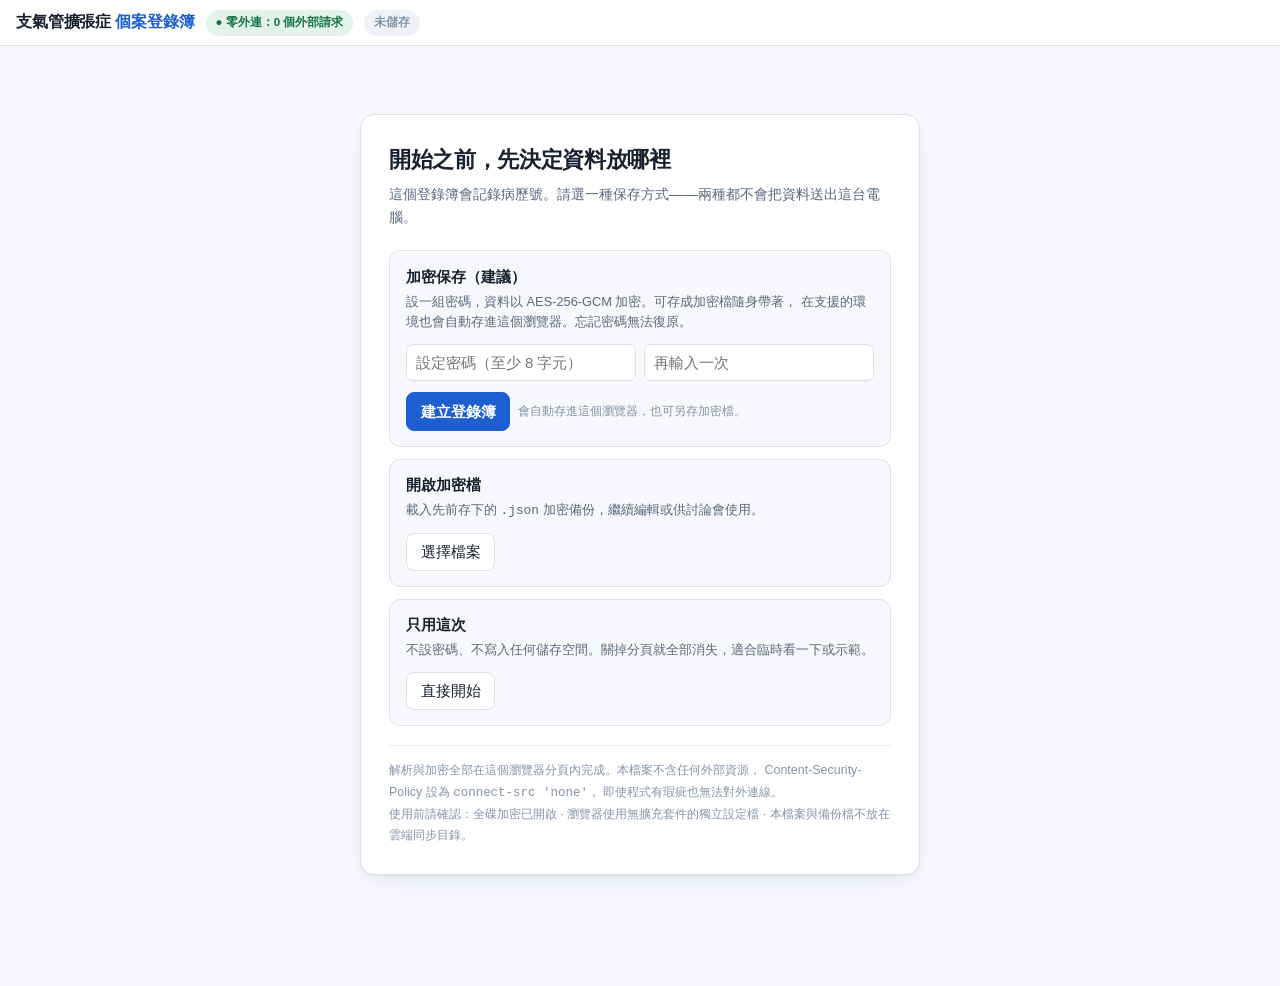
<file: bronchiectasis/src/registry.html>
<!DOCTYPE html>
<html lang="zh-TW">
<head>
<meta charset="UTF-8">
<meta name="viewport" content="width=device-width, initial-scale=1.0, viewport-fit=cover">
<meta name="referrer" content="no-referrer">
<!--__CSP__-->
<title>支氣管擴張症個案登錄簿</title>
<style>
:root{
  color-scheme: light;
  --ground:#f6f8fb; --surface:#ffffff; --raised:#eef2f8; --border:#dce3ed; --line:#eaeff6;
  --text:#16202e; --muted:#59687e; --faint:#8494a8;
  --accent:#1d5fd0; --accent-soft:#e7eefc; --accent-ink:#ffffff;
  --ok:#177245; --ok-soft:#e3f3e9;
  --warn:#8a5a00; --warn-soft:#fdf0d8;
  --crit:#b3261e; --crit-soft:#fbe4e2;
  --shadow:0 1px 2px rgba(20,32,50,.06), 0 8px 24px -12px rgba(20,32,50,.18);
  --ui:-apple-system,BlinkMacSystemFont,"Segoe UI Variable Text","Segoe UI","PingFang TC","Noto Sans TC","Microsoft JhengHei",sans-serif;
  --mono:ui-monospace,SFMono-Regular,"Cascadia Mono",Menlo,Consolas,monospace;
}
@media (prefers-color-scheme: dark){
  :root:not([data-theme="light"]){
    color-scheme: dark;
    --ground:#0f1117; --surface:#1a1d2e; --raised:#20243a; --border:#2a2d3e; --line:#252940;
    --text:#e2e8f0; --muted:#94a3b8; --faint:#64748b;
    --accent:#60a5fa; --accent-soft:#16253f; --accent-ink:#08101f;
    --ok:#4ade80; --ok-soft:#0c2e1c;
    --warn:#facc15; --warn-soft:#3a2c07;
    --crit:#f87171; --crit-soft:#3d1113;
    --shadow:0 1px 2px rgba(0,0,0,.4), 0 8px 24px -12px rgba(0,0,0,.6);
  }
}
:root[data-theme="dark"]{
  color-scheme: dark;
  --ground:#0f1117; --surface:#1a1d2e; --raised:#20243a; --border:#2a2d3e; --line:#252940;
  --text:#e2e8f0; --muted:#94a3b8; --faint:#64748b;
  --accent:#60a5fa; --accent-soft:#16253f; --accent-ink:#08101f;
  --ok:#4ade80; --ok-soft:#0c2e1c;
  --warn:#facc15; --warn-soft:#3a2c07;
  --crit:#f87171; --crit-soft:#3d1113;
  --shadow:0 1px 2px rgba(0,0,0,.4), 0 8px 24px -12px rgba(0,0,0,.6);
}

*{box-sizing:border-box;margin:0;padding:0}
html,body{height:100%}
body{background:var(--ground);color:var(--text);font-family:var(--ui);font-size:15px;line-height:1.55;
  -webkit-text-size-adjust:100%}
.num,.tab{font-variant-numeric:tabular-nums}

button{font:inherit;cursor:pointer;border:1px solid var(--border);background:var(--surface);color:var(--text);
  padding:.42rem .85rem;border-radius:8px;transition:background .12s,border-color .12s}
button:hover{background:var(--raised)}
button:focus-visible,input:focus-visible,select:focus-visible,textarea:focus-visible{
  outline:2px solid var(--accent);outline-offset:2px}
button.primary{background:var(--accent);border-color:var(--accent);color:var(--accent-ink);font-weight:650}
button.primary:hover{filter:brightness(1.08)}
button.ghost{background:transparent;border-color:transparent;color:var(--muted)}
button.ghost:hover{background:var(--raised);color:var(--text)}
button.danger{border-color:var(--crit);color:var(--crit);background:transparent}
button.danger:hover{background:var(--crit-soft)}
button:disabled{opacity:.45;cursor:not-allowed}

input,select,textarea{font:inherit;background:var(--surface);color:var(--text);border:1px solid var(--border);
  border-radius:7px;padding:.38rem .55rem;width:100%}
input[type=checkbox]{width:1.05rem;height:1.05rem;accent-color:var(--accent);flex:none}
textarea{resize:vertical;min-height:4.5rem;line-height:1.6}
label{display:block}

/* ── 外框 ─────────────────────────────────────────────── */
.bar{position:sticky;top:env(safe-area-inset-top,0px);z-index:30;background:var(--surface);
  border-bottom:1px solid var(--border);display:flex;align-items:center;gap:.7rem;flex-wrap:wrap;
  padding:.6rem 1rem}
.mark{font-weight:750;letter-spacing:-.01em;font-size:1rem;white-space:nowrap}
.mark span{color:var(--accent)}
.grow{flex:1 1 auto}
.wrap{max-width:1240px;margin:0 auto;padding-inline:1rem;padding-block:1.25rem 4rem}

.tag{display:inline-flex;align-items:center;gap:.35rem;font-size:.72rem;font-weight:650;
  padding:.2rem .55rem;border-radius:999px;border:1px solid transparent;white-space:nowrap}
.tag-ok{background:var(--ok-soft);color:var(--ok)}
.tag-warn{background:var(--warn-soft);color:var(--warn)}
.tag-crit{background:var(--crit-soft);color:var(--crit)}
.tag-none{background:var(--raised);color:var(--faint)}
.tag-info{background:var(--accent-soft);color:var(--accent)}

/* ── 起始畫面 ─────────────────────────────────────────── */
.gate{max-width:560px;margin:3rem auto;background:var(--surface);border:1px solid var(--border);
  border-radius:14px;padding:1.75rem;box-shadow:var(--shadow)}
.gate h1{font-size:1.35rem;font-weight:700;letter-spacing:-.015em;margin-bottom:.4rem;text-wrap:balance}
.gate .lede{color:var(--muted);font-size:.9rem;margin-bottom:1.4rem}
.choice{display:grid;gap:.75rem}
.opt{border:1px solid var(--border);border-radius:11px;padding:.9rem 1rem;background:var(--ground)}
.opt h3{font-size:.92rem;font-weight:650;margin-bottom:.2rem}
.opt p{font-size:.8rem;color:var(--muted);line-height:1.6}
.opt .row{display:flex;gap:.5rem;margin-top:.7rem;align-items:center}
.opt.off{opacity:.55}
.pwrow{display:flex;gap:.5rem;margin-top:.7rem}
.pwrow input{flex:1}
.err{color:var(--crit);font-size:.82rem;margin-top:.5rem}
.hintline{font-size:.78rem;color:var(--faint);line-height:1.7;margin-top:1.2rem;
  border-top:1px solid var(--line);padding-top:.9rem}

/* ── 統計列 ───────────────────────────────────────────── */
.stats{display:grid;grid-template-columns:repeat(auto-fit,minmax(132px,1fr));gap:.6rem;margin-bottom:1.1rem}
.stat{background:var(--surface);border:1px solid var(--border);border-radius:11px;padding:.7rem .85rem}
.stat .k{font-size:.7rem;text-transform:uppercase;letter-spacing:.07em;color:var(--faint);font-weight:650}
.stat .v{font-size:1.5rem;font-weight:700;letter-spacing:-.02em;line-height:1.2;margin-top:.15rem}
.stat .s{font-size:.74rem;color:var(--muted)}
.bars{display:flex;height:6px;border-radius:99px;overflow:hidden;margin-top:.5rem;background:var(--raised)}
.bars i{display:block;height:100%}

/* ── 清單 ─────────────────────────────────────────────── */
.panel{background:var(--surface);border:1px solid var(--border);border-radius:13px;overflow:hidden}
.phead{display:flex;align-items:center;gap:.6rem;padding:.75rem 1rem;border-bottom:1px solid var(--line);
  flex-wrap:wrap}
.phead h2{font-size:.82rem;text-transform:uppercase;letter-spacing:.08em;color:var(--muted);font-weight:700}
.tablewrap{overflow-x:auto}
table{width:100%;border-collapse:collapse;font-size:.86rem;min-width:720px}
th{text-align:left;font-size:.7rem;text-transform:uppercase;letter-spacing:.06em;color:var(--faint);
  font-weight:650;padding:.5rem .75rem;border-bottom:1px solid var(--border);white-space:nowrap;
  background:var(--surface);position:sticky;top:0}
td{padding:.5rem .75rem;border-bottom:1px solid var(--line);vertical-align:middle}
tbody tr{cursor:pointer}
tbody tr:hover td{background:var(--raised)}
tbody tr:last-child td{border-bottom:none}
.caseid{font-family:var(--mono);font-size:.8rem;font-weight:650;color:var(--accent)}
.mrn{font-family:var(--mono);font-size:.82rem;letter-spacing:.02em}
.sevstripe{display:inline-block;width:3px;height:1.1em;border-radius:2px;vertical-align:-.18em;margin-right:.45rem}
.empty{padding:2.5rem 1rem;text-align:center;color:var(--muted);font-size:.88rem}
.demo-note{background:var(--warn-soft);color:var(--warn);font-size:.78rem;padding:.5rem 1rem;
  display:flex;gap:.6rem;align-items:center;flex-wrap:wrap}

/* ── 表單 ─────────────────────────────────────────────── */
.form{display:grid;gap:1rem}
fieldset{border:1px solid var(--border);border-radius:12px;padding:1rem 1.1rem 1.15rem;background:var(--surface)}
legend{font-size:.72rem;text-transform:uppercase;letter-spacing:.08em;color:var(--muted);font-weight:700;
  padding:0 .4rem}
.fields{display:grid;grid-template-columns:repeat(auto-fit,minmax(170px,1fr));gap:.75rem .9rem}
.f label{font-size:.75rem;color:var(--muted);font-weight:600;margin-bottom:.22rem;display:block}
.f .unit{color:var(--faint);font-weight:400}
.wide{grid-column:1/-1}
.checks{display:flex;flex-wrap:wrap;gap:.45rem .55rem}
.chk{display:inline-flex;align-items:center;gap:.4rem;border:1px solid var(--border);border-radius:8px;
  padding:.32rem .6rem;font-size:.82rem;background:var(--ground);cursor:pointer;user-select:none}
.chk:hover{border-color:var(--accent)}
.chk input{margin:0}
.chk.on{background:var(--accent-soft);border-color:var(--accent);color:var(--accent);font-weight:600}
.chk.on.crit{background:var(--crit-soft);border-color:var(--crit);color:var(--crit)}

.scorebar{display:grid;grid-template-columns:repeat(auto-fit,minmax(150px,1fr));gap:.6rem}
.scorecard{border:1px solid var(--border);border-radius:11px;padding:.7rem .85rem;background:var(--ground)}
.scorecard .k{font-size:.7rem;letter-spacing:.07em;text-transform:uppercase;color:var(--faint);font-weight:650}
.scorecard .v{font-size:1.65rem;font-weight:750;letter-spacing:-.02em;line-height:1.15}
.scorecard .v small{font-size:.75rem;font-weight:500;color:var(--faint);letter-spacing:0}
.scorecard .miss{font-size:.73rem;color:var(--warn);margin-top:.15rem;line-height:1.5}

.fu{width:100%;border-collapse:collapse;font-size:.83rem;min-width:520px}
.fu th{position:static}
.fu td{padding:.3rem .4rem}
.fu input{padding:.3rem .45rem}

.formbar{position:sticky;bottom:0;background:var(--surface);border-top:1px solid var(--border);
  padding:.7rem 1rem calc(.7rem + env(safe-area-inset-bottom,0px));display:flex;gap:.6rem;align-items:center;
  flex-wrap:wrap;margin:0 -1rem -4rem;z-index:20}

/* ── 對話框 ───────────────────────────────────────────── */
.scrim{position:fixed;inset:0;background:rgba(10,15,25,.55);display:flex;align-items:center;
  justify-content:center;padding:1rem;z-index:60}
.dialog{background:var(--surface);border:1px solid var(--border);border-radius:14px;padding:1.3rem;
  max-width:520px;width:100%;box-shadow:var(--shadow);max-height:85vh;overflow:auto}
.dialog h3{font-size:1.05rem;font-weight:700;margin-bottom:.5rem;text-wrap:balance}
.dialog p{font-size:.87rem;color:var(--muted);line-height:1.65;margin-bottom:.9rem}
.dialog .acts{display:flex;gap:.5rem;justify-content:flex-end;flex-wrap:wrap}
.dialog textarea{font-family:var(--mono);font-size:.74rem;min-height:11rem;margin-bottom:.9rem}

.toast{position:fixed;left:50%;transform:translateX(-50%);bottom:calc(1.25rem + env(safe-area-inset-bottom,0px));
  background:var(--text);color:var(--ground);padding:.55rem 1rem;border-radius:9px;font-size:.85rem;
  font-weight:600;z-index:70;box-shadow:var(--shadow)}
@media (prefers-reduced-motion: no-preference){
  .toast{animation:rise .18s ease-out}
  @keyframes rise{from{opacity:0;transform:translate(-50%,6px)}to{opacity:1;transform:translate(-50%,0)}}
}
.note{font-size:.78rem;color:var(--faint);line-height:1.7}
.foot{margin-top:2rem;padding-top:1.1rem;border-top:1px solid var(--border);font-size:.77rem;
  color:var(--faint);line-height:1.8}
@media (max-width:560px){
  .formbar{margin-inline:-1rem}
  .mark{font-size:.92rem}
}
</style>
</head>
<body>

<header class="bar">
  <div class="mark">支氣管擴張症 <span>個案登錄簿</span></div>
  <span class="tag tag-ok" id="netTag">● 零外連</span>
  <span class="tag tag-none" id="storeTag" hidden>未儲存</span>
  <div class="grow"></div>
  <div id="barActions" hidden>
    <button id="btnNew" class="primary">新增個案</button>
    <button id="btnSaveFile">儲存加密檔</button>
    <button id="btnExport">匯出去識別 CSV</button>
    <button id="btnLock" class="ghost">鎖定</button>
  </div>
</header>

<div class="wrap">

  <!-- ══ 起始畫面 ══════════════════════════════════════ -->
  <section class="gate" id="gate">
    <h1>開始之前，先決定資料放哪裡</h1>
    <p class="lede">這個登錄簿會記錄病歷號。請選一種保存方式——兩種都不會把資料送出這台電腦。</p>

    <div class="choice">
      <div class="opt" id="optStore">
        <h3>加密保存（建議）</h3>
        <p>設一組密碼，資料以 AES-256-GCM 加密。可存成加密檔隨身帶著，
           在支援的環境也會自動存進這個瀏覽器。忘記密碼無法復原。</p>
        <div class="pwrow">
          <input type="password" id="pw1" placeholder="設定密碼（至少 8 字元）" autocomplete="new-password">
          <input type="password" id="pw2" placeholder="再輸入一次" autocomplete="new-password">
        </div>
        <div class="row"><button class="primary" id="btnSetPw">建立登錄簿</button>
          <span class="note" id="storeNote"></span></div>
        <div class="err" id="pwErr" hidden></div>
      </div>

      <div class="opt" id="optUnlock" hidden>
        <h3>解鎖既有登錄簿</h3>
        <p id="unlockDesc">這個瀏覽器裡已有加密的登錄簿。</p>
        <div class="pwrow">
          <input type="password" id="pwUnlock" placeholder="輸入密碼" autocomplete="current-password">
          <button class="primary" id="btnUnlock">解鎖</button>
        </div>
        <div class="err" id="unlockErr" hidden></div>
      </div>

      <div class="opt">
        <h3>開啟加密檔</h3>
        <p>載入先前存下的 <code>.json</code> 加密備份，繼續編輯或供討論會使用。</p>
        <div class="row">
          <button id="btnOpenFile">選擇檔案</button>
          <input type="file" id="fileIn" accept="application/json,.json" hidden>
        </div>
      </div>

      <div class="opt">
        <h3>只用這次</h3>
        <p>不設密碼、不寫入任何儲存空間。關掉分頁就全部消失，適合臨時看一下或示範。</p>
        <div class="row"><button id="btnEphemeral">直接開始</button></div>
      </div>
    </div>

    <div class="hintline">
      解析與加密全部在這個瀏覽器分頁內完成。本檔案不含任何外部資源，
      Content-Security-Policy 設為 <code>connect-src 'none'</code>，
      即使程式有瑕疵也無法對外連線。<br>
      使用前請確認：全碟加密已開啟 · 瀏覽器使用無擴充套件的獨立設定檔 ·
      本檔案與備份檔不放在雲端同步目錄。
    </div>
  </section>

  <!-- ══ 主畫面 ════════════════════════════════════════ -->
  <main id="app" hidden>

    <div id="listView">
      <div class="stats" id="stats"></div>

      <div class="panel">
        <div class="phead">
          <h2>個案清單</h2>
          <span class="tag tag-none" id="countTag">0 案</span>
          <div class="grow"></div>
          <button id="btnReveal" class="ghost">顯示病歷號</button>
        </div>
        <div class="demo-note" id="demoNote" hidden>
          <span>目前顯示的是範例資料，用來說明欄位怎麼填。</span>
          <button id="btnClearDemo">清除範例</button>
        </div>
        <div class="tablewrap">
          <table id="caseTable">
            <thead><tr>
              <th>個案</th><th>病歷號</th><th>年齡/性別</th><th>FEV₁</th>
              <th>BSI</th><th>FACED</th><th>E-FACED</th><th>定殖</th><th>待辦</th><th>更新</th>
            </tr></thead>
            <tbody id="caseBody"></tbody>
          </table>
        </div>
        <div class="empty" id="emptyState" hidden>還沒有任何個案。按右上角「新增個案」開始。</div>
      </div>
    </div>

    <div id="formView" hidden></div>
  </main>

  <div class="foot" id="foot" hidden>
    <b>用途</b>：科內個案登錄與討論紀錄。BSI / FACED / E-FACED 依 Chalmers 2014、
    Martínez-García 2014 / 2017 計算，截切點請依所屬機構採用的版本核對。<br>
    <b>缺漏處理</b>：任何評分項目未填，該分數只顯示下限（≥N）且不給嚴重度分級——
    未填的項目只會讓分數更高，逕自當成 0 會低估嚴重度。<br>
    <b>免責</b>：本工具僅供臨床參考與教學討論，不取代專業判斷。
    使用者須自行確認符合所屬機構之個資、IRB 與資安規範。
  </div>

</div>

<script id="app-js">
'use strict';
(function () {

/* ═══ 工具 ══════════════════════════════════════════════ */
function el(tag, cls, text) {
  var e = document.createElement(tag);
  if (cls) e.className = cls;
  if (text !== undefined && text !== null) e.textContent = String(text);
  return e;
}
function clear(n) { while (n.firstChild) n.removeChild(n.firstChild); }
function $(id) { return document.getElementById(id); }
function today() { return new Date().toISOString().slice(0, 10); }
function nowStamp() { return new Date().toISOString().slice(0, 16).replace('T', ' '); }
function b64(bytes) {
  var s = '';
  for (var i = 0; i < bytes.length; i++) s += String.fromCharCode(bytes[i]);
  return btoa(s);
}
function unb64(str) {
  var bin = atob(str), out = new Uint8Array(bin.length);
  for (var i = 0; i < bin.length; i++) out[i] = bin.charCodeAt(i);
  return out;
}
function toast(msg) {
  var t = el('div', 'toast', msg);
  document.body.appendChild(t);
  setTimeout(function () { if (t.parentNode) t.parentNode.removeChild(t); }, 2600);
}

// 頁內確認對話框（artifact 檢視器不會顯示 confirm()）
function confirmDialog(title, body, okLabel, danger) {
  return new Promise(function (resolve) {
    var scrim = el('div', 'scrim');
    var d = el('div', 'dialog');
    d.appendChild(el('h3', '', title));
    d.appendChild(el('p', '', body));
    var acts = el('div', 'acts');
    var cancel = el('button', '', '取消');
    var ok = el('button', danger ? 'danger' : 'primary', okLabel || '確定');
    acts.appendChild(cancel); acts.appendChild(ok);
    d.appendChild(acts); scrim.appendChild(d); document.body.appendChild(scrim);
    ok.focus();
    function close(v) { document.body.removeChild(scrim); resolve(v); }
    cancel.addEventListener('click', function () { close(false); });
    ok.addEventListener('click', function () { close(true); });
    scrim.addEventListener('click', function (e) { if (e.target === scrim) close(false); });
    document.addEventListener('keydown', function esc(e) {
      if (e.key === 'Escape') { document.removeEventListener('keydown', esc); close(false); }
    });
  });
}

function textDialog(title, body, content, filename) {
  var scrim = el('div', 'scrim');
  var d = el('div', 'dialog');
  d.appendChild(el('h3', '', title));
  d.appendChild(el('p', '', body));
  var ta = el('textarea');
  ta.value = content; ta.readOnly = true;
  d.appendChild(ta);
  var acts = el('div', 'acts');
  var copy = el('button', '', '複製全部');
  var dl = el('button', '', '下載檔案');
  var close = el('button', 'primary', '關閉');
  acts.appendChild(copy); acts.appendChild(dl); acts.appendChild(close);
  d.appendChild(acts); scrim.appendChild(d); document.body.appendChild(scrim);
  ta.focus(); ta.select();
  copy.addEventListener('click', function () {
    if (navigator.clipboard && navigator.clipboard.writeText) {
      navigator.clipboard.writeText(content).then(function () { toast('已複製'); },
        function () { ta.select(); toast('請按 Ctrl/Cmd+C 複製'); });
    } else { ta.select(); toast('請按 Ctrl/Cmd+C 複製'); }
  });
  dl.addEventListener('click', function () { download(filename, content); });
  close.addEventListener('click', function () { document.body.removeChild(scrim); });
}

function download(name, text) {
  try {
    var blob = new Blob([text], { type: 'application/json' });
    var url = URL.createObjectURL(blob);
    var a = document.createElement('a');
    a.href = url; a.download = name;
    document.body.appendChild(a); a.click(); document.body.removeChild(a);
    setTimeout(function () { URL.revokeObjectURL(url); }, 1500);
    toast('已下載 ' + name);
  } catch (e) { toast('此環境不允許下載，請用「複製全部」'); }
}

/* ═══ 加密 ══════════════════════════════════════════════ */
var SUBTLE = (window.crypto && window.crypto.subtle) ? window.crypto.subtle : null;
var ITER = 600000;

function deriveKey(pw, salt) {
  return SUBTLE.importKey('raw', new TextEncoder().encode(pw), 'PBKDF2', false, ['deriveKey'])
    .then(function (base) {
      return SUBTLE.deriveKey({ name: 'PBKDF2', salt: salt, iterations: ITER, hash: 'SHA-256' },
        base, { name: 'AES-GCM', length: 256 }, false, ['encrypt', 'decrypt']);
    });
}
function encryptJSON(key, obj) {
  var iv = crypto.getRandomValues(new Uint8Array(12));
  return SUBTLE.encrypt({ name: 'AES-GCM', iv: iv }, key,
    new TextEncoder().encode(JSON.stringify(obj))).then(function (ct) {
      return { iv: b64(iv), ct: b64(new Uint8Array(ct)) };
    });
}
function decryptJSON(key, env) {
  return SUBTLE.decrypt({ name: 'AES-GCM', iv: unb64(env.iv) }, key, unb64(env.ct))
    .then(function (pt) { return JSON.parse(new TextDecoder().decode(pt)); });
}

/* ═══ 本機儲存可用性 ════════════════════════════════════ */
var LS_KEY = 'be-registry-v1';
var lsOK = (function () {
  try { localStorage.setItem('__t', '1'); localStorage.removeItem('__t'); return true; }
  catch (e) { return false; }
})();
function lsGet() { try { return JSON.parse(localStorage.getItem(LS_KEY) || 'null'); } catch (e) { return null; } }
function lsSet(v) { try { localStorage.setItem(LS_KEY, JSON.stringify(v)); return true; } catch (e) { return false; } }

/* ═══ 狀態 ══════════════════════════════════════════════ */
var S = {
  cases: [], key: null, salt: null, mode: null,   // 'stored' | 'file' | 'ephemeral'
  dirty: false, reveal: false, editing: null, demo: false, idleTimer: null
};

/* ═══ 欄位定義 ══════════════════════════════════════════ */
var ETIOLOGY = ['感染後 / 結核後', 'ABPA', '免疫球蛋白缺乏', '原發性纖毛不動症 (PCD)',
  '囊狀纖維化 (CF)', '類風濕 / 結締組織疾病', '發炎性腸道疾病', 'α1-抗胰蛋白酶缺乏',
  '異物 / 阻塞', '胃食道逆流 / 吸入', '不明'];
var LOBES = ['RUL', 'RML', 'RLL', 'LUL', 'LLL', 'Lingula'];
var MORPH = ['柱狀 cylindrical', '靜脈曲張狀 varicose', '囊狀 cystic'];
var ORGS = [
  { k: 'PA', n: 'Pseudomonas aeruginosa', crit: true },
  { k: 'NTM', n: '非結核分枝桿菌 (NTM)', crit: true },
  { k: 'HI', n: 'Haemophilus influenzae' },
  { k: 'SA', n: 'Staphylococcus aureus' },
  { k: 'MRSA', n: 'MRSA' },
  { k: 'KP', n: 'Klebsiella pneumoniae' },
  { k: 'MC', n: 'Moraxella catarrhalis' },
  { k: 'SM', n: 'Stenotrophomonas maltophilia' },
  { k: 'ASP', n: 'Aspergillus' },
  { k: 'OTH', n: '其他致病菌' }
];
var TREAT = ['長期 macrolide', '吸入性抗生素', '化痰 / 黏液活性藥', '高張生理食鹽水',
  '氣道清潔 / 呼吸物理治療', '肺部復健', '支氣管擴張劑', '吸入性類固醇',
  '流感 / 肺炎鏈球菌疫苗', '抗血小板 / 抗凝血藥', '長期氧氣'];

function blankCase() {
  return {
    id: nextId(), mrn: '', initials: '', sex: '', age: null, dxDate: '',
    etiology: [], lobes: [], morph: [], fev1: null, fvc: null, ratio: null,
    height: null, weight: null, bmi: null,
    mmrc: null, sputum: '', hemoptysis: null,
    exac1y: null, sevExac1y: null, admit2y: null,
    orgs: [], chronicPA: null, chronicOther: null,
    treat: [], discussion: '', decision: '', todo: '', nextVisit: '',
    followups: [], updated: nowStamp()
  };
}
function nextId() {
  var max = 0;
  S.cases.forEach(function (c) {
    var m = /^BE-(\d+)$/.exec(c.id || '');
    if (m) max = Math.max(max, parseInt(m[1], 10));
  });
  return 'BE-' + String(max + 1).padStart(3, '0');
}

/* ═══ 評分 ══════════════════════════════════════════════ */
function has(v) { return v !== null && v !== undefined && v !== ''; }

function scoreBSI(c) {
  var pts = 0, miss = [];
  if (has(c.age)) pts += c.age < 50 ? 0 : c.age <= 69 ? 2 : c.age <= 79 ? 4 : 6; else miss.push('年齡');
  if (has(c.bmi)) pts += c.bmi < 18.5 ? 2 : 0; else miss.push('BMI');
  if (has(c.fev1)) pts += c.fev1 > 80 ? 0 : c.fev1 >= 50 ? 1 : c.fev1 >= 30 ? 2 : 3; else miss.push('FEV₁');
  if (has(c.admit2y)) pts += c.admit2y ? 5 : 0; else miss.push('近 2 年住院');
  if (has(c.exac1y)) pts += c.exac1y >= 3 ? 2 : 0; else miss.push('近 1 年發作');
  if (has(c.mmrc)) { var mrc = c.mmrc + 1; pts += mrc <= 3 ? 0 : mrc === 4 ? 2 : 3; } else miss.push('mMRC');
  if (has(c.chronicPA) || has(c.chronicOther)) pts += c.chronicPA ? 3 : (c.chronicOther ? 1 : 0);
  else miss.push('定殖');
  if (c.lobes.length || c.morph.length) pts += (c.lobes.length >= 3 || c.morph.indexOf(MORPH[2]) >= 0) ? 1 : 0;
  else miss.push('影像');
  return { pts: pts, miss: miss, max: 26,
    sev: miss.length ? null : (pts <= 4 ? 'mild' : pts <= 8 ? 'mod' : 'sev') };
}
function scoreFACED(c) {
  var pts = 0, miss = [];
  if (has(c.fev1)) pts += c.fev1 >= 50 ? 0 : 2; else miss.push('FEV₁');
  if (has(c.age)) pts += c.age <= 70 ? 0 : 2; else miss.push('年齡');
  if (has(c.chronicPA)) pts += c.chronicPA ? 1 : 0; else miss.push('PA 定殖');
  if (c.lobes.length) pts += c.lobes.length > 2 ? 1 : 0; else miss.push('侵犯肺葉');
  if (has(c.mmrc)) pts += c.mmrc >= 3 ? 1 : 0; else miss.push('mMRC');
  return { pts: pts, miss: miss, max: 7,
    sev: miss.length ? null : (pts <= 2 ? 'mild' : pts <= 4 ? 'mod' : 'sev') };
}
function scoreEFACED(c) {
  var pts = 0, miss = [];
  if (has(c.sevExac1y)) pts += c.sevExac1y >= 1 ? 2 : 0; else miss.push('近 1 年住院發作');
  if (has(c.fev1)) pts += c.fev1 >= 50 ? 0 : 2; else miss.push('FEV₁');
  if (has(c.age)) pts += c.age <= 70 ? 0 : 2; else miss.push('年齡');
  if (has(c.chronicPA)) pts += c.chronicPA ? 1 : 0; else miss.push('PA 定殖');
  if (c.lobes.length) pts += c.lobes.length > 2 ? 1 : 0; else miss.push('侵犯肺葉');
  if (has(c.mmrc)) pts += c.mmrc >= 3 ? 1 : 0; else miss.push('mMRC');
  return { pts: pts, miss: miss, max: 9,
    sev: miss.length ? null : (pts <= 3 ? 'mild' : pts <= 6 ? 'mod' : 'sev') };
}
var SEVTXT = { mild: '輕度', mod: '中度', sev: '重度' };
var SEVCLS = { mild: 'tag-ok', mod: 'tag-warn', sev: 'tag-crit' };
var SEVCOLOR = { mild: 'var(--ok)', mod: 'var(--warn)', sev: 'var(--crit)' };

function scoreText(r) { return r.sev === null ? (r.pts > 0 ? '≥' + r.pts : '–') : String(r.pts); }

/* ═══ 遮蔽 ══════════════════════════════════════════════ */
function maskMRN(s) {
  if (!s) return '—';
  s = String(s);
  if (S.reveal) return s;
  if (s.length <= 2) return s.charAt(0) + '•';
  return s.charAt(0) + '•'.repeat(Math.max(2, s.length - 2)) + s.charAt(s.length - 1);
}

/* ═══ 統計 ══════════════════════════════════════════════ */
function renderStats() {
  var box = $('stats'); clear(box);
  var n = S.cases.length;
  var dist = { mild: 0, mod: 0, sev: 0, na: 0 };
  var paN = 0, paDen = 0, fevSum = 0, fevN = 0, todoN = 0;
  S.cases.forEach(function (c) {
    var b = scoreBSI(c);
    dist[b.sev || 'na']++;
    if (has(c.chronicPA)) { paDen++; if (c.chronicPA) paN++; }
    if (has(c.fev1)) { fevSum += c.fev1; fevN++; }
    if (c.todo && c.todo.trim()) todoN++;
  });

  function stat(k, v, s, extra) {
    var d = el('div', 'stat');
    d.appendChild(el('div', 'k', k));
    var vv = el('div', 'v num', v); d.appendChild(vv);
    if (s) d.appendChild(el('div', 's', s));
    if (extra) d.appendChild(extra);
    box.appendChild(d);
  }
  stat('收案數', n, n ? '最近更新 ' + S.cases[0].updated.slice(0, 10) : '尚無個案');

  var bars = el('div', 'bars');
  [['sev', 'var(--crit)'], ['mod', 'var(--warn)'], ['mild', 'var(--ok)'], ['na', 'var(--border)']]
    .forEach(function (p) {
      if (!dist[p[0]]) return;
      var i = el('i');
      i.style.width = (dist[p[0]] / Math.max(1, n) * 100) + '%';
      i.style.background = p[1];
      bars.appendChild(i);
    });
  stat('BSI 重度', dist.sev, '中度 ' + dist.mod + ' · 輕度 ' + dist.mild +
    (dist.na ? ' · 未完成 ' + dist.na : ''), bars);

  stat('綠膿桿菌定殖', paDen ? Math.round(paN / paDen * 100) + '%' : '—',
    paDen ? paN + ' / ' + paDen + ' 已評估' : '尚無資料');
  stat('平均 FEV₁', fevN ? (fevSum / fevN).toFixed(0) + '%' : '—',
    fevN ? fevN + ' 案有肺功能' : '尚無資料');
  stat('待辦個案', todoN, todoN ? '需於討論會追蹤' : '目前無待辦');
}

/* ═══ 清單 ══════════════════════════════════════════════ */
function renderList() {
  var tb = $('caseBody'); clear(tb);
  $('countTag').textContent = S.cases.length + ' 案';
  $('emptyState').hidden = S.cases.length > 0;
  $('demoNote').hidden = !S.demo;
  $('btnReveal').textContent = S.reveal ? '遮蔽病歷號' : '顯示病歷號';

  S.cases.forEach(function (c) {
    var b = scoreBSI(c), f = scoreFACED(c), e = scoreEFACED(c);
    var tr = el('tr');
    tr.tabIndex = 0;

    var tdId = el('td');
    var stripe = el('span', 'sevstripe');
    stripe.style.background = b.sev ? SEVCOLOR[b.sev] : 'var(--border)';
    tdId.appendChild(stripe);
    tdId.appendChild(el('span', 'caseid', c.id));
    tr.appendChild(tdId);

    tr.appendChild(el('td', 'mrn', maskMRN(c.mrn)));
    tr.appendChild(el('td', 'num', (has(c.age) ? c.age : '—') + ' / ' + (c.sex || '—')));
    tr.appendChild(el('td', 'num', has(c.fev1) ? c.fev1 + '%' : '—'));

    [b, f, e].forEach(function (r) {
      var td = el('td');
      var t = el('span', 'tag ' + (r.sev ? SEVCLS[r.sev] : 'tag-none'),
        scoreText(r) + (r.sev ? ' ' + SEVTXT[r.sev] : ''));
      if (!r.sev) t.title = '缺 ' + r.miss.length + ' 項：' + r.miss.join('、');
      td.appendChild(t);
      tr.appendChild(td);
    });

    var tdOrg = el('td');
    if (c.chronicPA) tdOrg.appendChild(el('span', 'tag tag-crit', 'PA'));
    else if (c.orgs.indexOf('NTM') >= 0) tdOrg.appendChild(el('span', 'tag tag-warn', 'NTM'));
    else if (c.chronicOther) tdOrg.appendChild(el('span', 'tag tag-info', '其他'));
    else if (has(c.chronicPA)) tdOrg.appendChild(el('span', 'tag tag-ok', '無'));
    else tdOrg.appendChild(el('span', 'tag tag-none', '未評估'));
    tr.appendChild(tdOrg);

    tr.appendChild(el('td', '', c.todo && c.todo.trim() ? c.todo.trim().slice(0, 18) : '—'));
    tr.appendChild(el('td', 'num', (c.updated || '').slice(0, 10)));

    function open() { openForm(c.id); }
    tr.addEventListener('click', open);
    tr.addEventListener('keydown', function (ev) { if (ev.key === 'Enter') open(); });
    tb.appendChild(tr);
  });
}

/* ═══ 表單 ══════════════════════════════════════════════ */
function field(label, node, wide) {
  var d = el('div', 'f' + (wide ? ' wide' : ''));
  var l = el('label', '', label);
  if (node.id) l.htmlFor = node.id;
  d.appendChild(l); d.appendChild(node);
  return d;
}
function numInput(id, val, min, max, step, ph) {
  var i = el('input'); i.type = 'number'; i.id = id;
  i.min = min; i.max = max; if (step) i.step = step;
  if (ph) i.placeholder = ph;
  i.value = has(val) ? val : '';
  return i;
}
function textInput(id, val, ph) {
  var i = el('input'); i.type = 'text'; i.id = id; i.value = val || '';
  if (ph) i.placeholder = ph;
  return i;
}
function dateInput(id, val) {
  var i = el('input'); i.type = 'date'; i.id = id; i.value = val || '';
  return i;
}
function checkGroup(items, selected, onChange, critKeys) {
  var box = el('div', 'checks');
  items.forEach(function (it) {
    var name = typeof it === 'string' ? it : it.n;
    var key = typeof it === 'string' ? it : it.k;
    var on = selected.indexOf(key) >= 0;
    var crit = critKeys && (typeof it !== 'string') && it.crit;
    var lab = el('label', 'chk' + (on ? ' on' : '') + (crit ? ' crit' : ''));
    var cb = el('input'); cb.type = 'checkbox'; cb.checked = on;
    cb.addEventListener('change', function () {
      var i = selected.indexOf(key);
      if (cb.checked && i < 0) selected.push(key);
      if (!cb.checked && i >= 0) selected.splice(i, 1);
      lab.className = 'chk' + (cb.checked ? ' on' : '') + (crit ? ' crit' : '');
      onChange();
    });
    lab.appendChild(cb); lab.appendChild(el('span', '', name));
    box.appendChild(lab);
  });
  return box;
}
function triSelect(id, val, labels) {
  var s = el('select'); s.id = id;
  [['', '未評估'], ['1', labels[0]], ['0', labels[1]]].forEach(function (o) {
    var op = el('option', '', o[1]); op.value = o[0];
    s.appendChild(op);
  });
  s.value = val === true ? '1' : val === false ? '0' : '';
  return s;
}
function triVal(s) { return s.value === '1' ? true : s.value === '0' ? false : null; }

function openForm(id) {
  var c = id ? S.cases.filter(function (x) { return x.id === id; })[0] : blankCase();
  if (!c) return;
  var isNew = !id;
  var draft = JSON.parse(JSON.stringify(c));
  S.editing = draft;

  var v = $('formView'); clear(v);
  $('listView').hidden = true; v.hidden = false; window.scrollTo(0, 0);

  var form = el('div', 'form');
  var scoreBox = el('div', 'scorebar');

  function recalc() {
    clear(scoreBox);
    [['BSI', scoreBSI(draft)], ['FACED', scoreFACED(draft)], ['E-FACED', scoreEFACED(draft)]]
      .forEach(function (p) {
        var r = p[1];
        var card = el('div', 'scorecard');
        card.appendChild(el('div', 'k', p[0]));
        var val = el('div', 'v num', scoreText(r));
        var sm = el('small', '', ' / ' + r.max); val.appendChild(sm);
        card.appendChild(val);
        if (r.sev) card.appendChild(el('span', 'tag ' + SEVCLS[r.sev], SEVTXT[r.sev]));
        else card.appendChild(el('div', 'miss', '缺 ' + r.miss.length + ' 項：' + r.miss.join('、')));
        scoreBox.appendChild(card);
      });
  }
  function bindNum(input, key, transform) {
    input.addEventListener('input', function () {
      var raw = input.value;
      draft[key] = raw === '' ? null : (transform ? transform(parseFloat(raw)) : parseFloat(raw));
      if (key === 'height' || key === 'weight') autoBMI();
      recalc();
    });
  }
  function bindText(input, key) {
    input.addEventListener('input', function () { draft[key] = input.value; });
  }
  var bmiInput;
  function autoBMI() {
    if (has(draft.height) && has(draft.weight) && draft.height > 0) {
      var h = draft.height / 100;
      draft.bmi = Math.round(draft.weight / (h * h) * 10) / 10;
      bmiInput.value = draft.bmi;
    }
  }

  // ── 基本資料 ──
  var fs1 = el('fieldset'); fs1.appendChild(el('legend', '', '個案識別'));
  var g1 = el('div', 'fields');
  var idIn = textInput('f-id', draft.id); idIn.readOnly = true;
  g1.appendChild(field('個案編號', idIn));
  var mrnIn = textInput('f-mrn', draft.mrn, '必填');
  bindText(mrnIn, 'mrn');
  g1.appendChild(field('病歷號 *', mrnIn));
  var iniIn = textInput('f-ini', draft.initials, '如 王O明');
  bindText(iniIn, 'initials');
  g1.appendChild(field('姓名縮寫', iniIn));
  var sexSel = el('select'); sexSel.id = 'f-sex';
  [['', '—'], ['男', '男'], ['女', '女']].forEach(function (o) {
    var op = el('option', '', o[1]); op.value = o[0]; sexSel.appendChild(op);
  });
  sexSel.value = draft.sex || '';
  sexSel.addEventListener('change', function () { draft.sex = sexSel.value; });
  g1.appendChild(field('性別', sexSel));
  var ageIn = numInput('f-age', draft.age, 0, 120);
  bindNum(ageIn, 'age');
  g1.appendChild(field('年齡（歲）', ageIn));
  var dxIn = dateInput('f-dx', draft.dxDate);
  dxIn.addEventListener('change', function () { draft.dxDate = dxIn.value; });
  g1.appendChild(field('診斷確立日期', dxIn));
  fs1.appendChild(g1);
  var etiWrap = el('div', 'f wide');
  etiWrap.appendChild(el('label', '', '病因'));
  etiWrap.appendChild(checkGroup(ETIOLOGY, draft.etiology, function () {}));
  fs1.appendChild(etiWrap);
  form.appendChild(fs1);

  // ── 即時評分 ──
  var fsS = el('fieldset'); fsS.appendChild(el('legend', '', '嚴重度評分（隨輸入即時重算）'));
  fsS.appendChild(scoreBox);
  fsS.appendChild(el('div', 'note',
    'BSI 使用 MRC 1–5 量表，本表輸入 mMRC 0–4，換算時自動 +1。任何項目未填就只顯示下限並不給分級。'));
  form.appendChild(fsS);

  // ── 生理與肺功能 ──
  var fs2 = el('fieldset'); fs2.appendChild(el('legend', '', '體位與肺功能'));
  var g2 = el('div', 'fields');
  var htIn = numInput('f-ht', draft.height, 80, 230, 0.1); bindNum(htIn, 'height');
  g2.appendChild(field('身高 (cm)', htIn));
  var wtIn = numInput('f-wt', draft.weight, 20, 250, 0.1); bindNum(wtIn, 'weight');
  g2.appendChild(field('體重 (kg)', wtIn));
  bmiInput = numInput('f-bmi', draft.bmi, 8, 70, 0.1, '自動換算');
  bindNum(bmiInput, 'bmi');
  g2.appendChild(field('BMI (kg/m²)', bmiInput));
  var fev = numInput('f-fev', draft.fev1, 5, 200, 0.1); bindNum(fev, 'fev1');
  g2.appendChild(field('FEV₁ % predicted', fev));
  var fvc = numInput('f-fvc', draft.fvc, 5, 200, 0.1); bindNum(fvc, 'fvc');
  g2.appendChild(field('FVC % predicted', fvc));
  var rat = numInput('f-ratio', draft.ratio, 5, 120, 0.1); bindNum(rat, 'ratio');
  g2.appendChild(field('FEV₁/FVC (%)', rat));
  fs2.appendChild(g2);
  form.appendChild(fs2);

  // ── 症狀與病程 ──
  var fs3 = el('fieldset'); fs3.appendChild(el('legend', '', '症狀與病程'));
  var g3 = el('div', 'fields');
  var mmrcSel = el('select'); mmrcSel.id = 'f-mmrc';
  [['', '未評估'], ['0', '0 劇烈運動才喘'], ['1', '1 快走或上坡喘'], ['2', '2 平地走比同齡慢'],
   ['3', '3 走約 100 公尺需休息'], ['4', '4 稍動即喘 / 無法出門']].forEach(function (o) {
    var op = el('option', '', o[1]); op.value = o[0]; mmrcSel.appendChild(op);
  });
  mmrcSel.value = has(draft.mmrc) ? String(draft.mmrc) : '';
  mmrcSel.addEventListener('change', function () {
    draft.mmrc = mmrcSel.value === '' ? null : parseInt(mmrcSel.value, 10); recalc();
  });
  g3.appendChild(field('mMRC 呼吸困難分級', mmrcSel));
  var exac = numInput('f-exac', draft.exac1y, 0, 30); bindNum(exac, 'exac1y');
  g3.appendChild(field('近 1 年急性發作次數', exac));
  var sev = numInput('f-sev', draft.sevExac1y, 0, 20); bindNum(sev, 'sevExac1y');
  g3.appendChild(field('近 1 年因發作住院次數', sev));
  var adm = triSelect('f-adm', draft.admit2y, ['是', '否']);
  adm.addEventListener('change', function () { draft.admit2y = triVal(adm); recalc(); });
  g3.appendChild(field('近 2 年曾因呼吸道住院', adm));
  var sput = textInput('f-sput', draft.sputum, '如 半杯 / 30 mL 膿痰');
  bindText(sput, 'sputum');
  g3.appendChild(field('每日痰量與性狀', sput));
  var hemoSel = triSelect('f-hemo', draft.hemoptysis === true ? true : (draft.hemoptysis === false ? false : null), ['有', '無']);
  hemoSel.addEventListener('change', function () { draft.hemoptysis = triVal(hemoSel); });
  g3.appendChild(field('咳血 / 血痰', hemoSel));
  fs3.appendChild(g3);
  form.appendChild(fs3);

  // ── 影像 ──
  var fs4 = el('fieldset'); fs4.appendChild(el('legend', '', '影像 (HRCT)'));
  var lobeWrap = el('div', 'f wide');
  lobeWrap.appendChild(el('label', '', '侵犯肺葉（≥3 葉或囊狀型在 BSI 計 1 分）'));
  lobeWrap.appendChild(checkGroup(LOBES, draft.lobes, recalc));
  fs4.appendChild(lobeWrap);
  var mWrap = el('div', 'f wide');
  mWrap.appendChild(el('label', '', '型態'));
  mWrap.appendChild(checkGroup(MORPH, draft.morph, recalc));
  fs4.appendChild(mWrap);
  form.appendChild(fs4);

  // ── 微生物 ──
  var fs5 = el('fieldset'); fs5.appendChild(el('legend', '', '痰液微生物'));
  var oWrap = el('div', 'f wide');
  oWrap.appendChild(el('label', '', '曾培養出的菌種'));
  oWrap.appendChild(checkGroup(ORGS, draft.orgs, function () {}, true));
  fs5.appendChild(oWrap);
  var g5 = el('div', 'fields');
  var paSel = triSelect('f-pa', draft.chronicPA, ['是', '否']);
  paSel.addEventListener('change', function () { draft.chronicPA = triVal(paSel); recalc(); });
  g5.appendChild(field('綠膿桿菌慢性定殖', paSel));
  var ocSel = triSelect('f-oc', draft.chronicOther, ['是', '否']);
  ocSel.addEventListener('change', function () { draft.chronicOther = triVal(ocSel); recalc(); });
  g5.appendChild(field('其他致病菌慢性定殖', ocSel));
  fs5.appendChild(g5);
  fs5.appendChild(el('div', 'note',
    '慢性定殖定義：同一菌種於 1 年內 ≥2 次陽性且間隔 ≥3 個月。未做過培養請留「未評估」，不要填「否」。'));
  form.appendChild(fs5);

  // ── 治療 ──
  var fs6 = el('fieldset'); fs6.appendChild(el('legend', '', '目前治療'));
  var tWrap = el('div', 'f wide');
  tWrap.appendChild(checkGroup(TREAT, draft.treat, function () {}));
  fs6.appendChild(tWrap);
  form.appendChild(fs6);

  // ── 追蹤紀錄 ──
  var fs7 = el('fieldset'); fs7.appendChild(el('legend', '', '追蹤紀錄'));
  var fuWrap = el('div');
  function renderFU() {
    clear(fuWrap);
    var wrapT = el('div', 'tablewrap');
    var t = el('table', 'fu');
    var thead = el('thead'), htr = el('tr');
    ['日期', 'FEV₁ %', '發作次數', '備註', ''].forEach(function (h) { htr.appendChild(el('th', '', h)); });
    thead.appendChild(htr); t.appendChild(thead);
    var tb = el('tbody');
    draft.followups.forEach(function (f, i) {
      var tr = el('tr');
      var d = dateInput('fu-d-' + i, f.date);
      d.addEventListener('change', function () { f.date = d.value; });
      var c1 = el('td'); c1.appendChild(d); tr.appendChild(c1);
      var fv = numInput('fu-f-' + i, f.fev1, 5, 200, 0.1);
      fv.addEventListener('input', function () { f.fev1 = fv.value === '' ? null : parseFloat(fv.value); });
      var c2 = el('td'); c2.appendChild(fv); tr.appendChild(c2);
      var ex = numInput('fu-e-' + i, f.exac, 0, 30);
      ex.addEventListener('input', function () { f.exac = ex.value === '' ? null : parseFloat(ex.value); });
      var c3 = el('td'); c3.appendChild(ex); tr.appendChild(c3);
      var nt = textInput('fu-n-' + i, f.note);
      nt.addEventListener('input', function () { f.note = nt.value; });
      var c4 = el('td'); c4.appendChild(nt); tr.appendChild(c4);
      var rm = el('button', 'ghost', '移除');
      rm.addEventListener('click', function () { draft.followups.splice(i, 1); renderFU(); });
      var c5 = el('td'); c5.appendChild(rm); tr.appendChild(c5);
      tb.appendChild(tr);
    });
    t.appendChild(tb);
    wrapT.appendChild(t);
    if (draft.followups.length) fuWrap.appendChild(wrapT);
    else fuWrap.appendChild(el('div', 'note', '尚無追蹤紀錄。'));
    var add = el('button', '', '新增一次追蹤');
    add.style.marginTop = '.6rem';
    add.addEventListener('click', function () {
      draft.followups.push({ date: today(), fev1: null, exac: null, note: '' });
      renderFU();
    });
    fuWrap.appendChild(add);
  }
  renderFU();
  fs7.appendChild(fuWrap);
  form.appendChild(fs7);

  // ── 討論 ──
  var fs8 = el('fieldset'); fs8.appendChild(el('legend', '', '討論紀錄'));
  var g8 = el('div', 'fields');
  var disc = el('textarea'); disc.id = 'f-disc'; disc.value = draft.discussion || '';
  disc.placeholder = '本次討論的重點、鑑別診斷、爭議處';
  disc.addEventListener('input', function () { draft.discussion = disc.value; });
  g8.appendChild(field('討論重點', disc, true));
  var dec = el('textarea'); dec.id = 'f-dec'; dec.value = draft.decision || '';
  dec.placeholder = '治療方向、檢查安排、轉介決定';
  dec.addEventListener('input', function () { draft.decision = dec.value; });
  g8.appendChild(field('決議', dec, true));
  var todo = textInput('f-todo', draft.todo, '如 安排痰液分枝桿菌培養');
  bindText(todo, 'todo');
  g8.appendChild(field('待辦事項', todo));
  var nv = dateInput('f-nv', draft.nextVisit);
  nv.addEventListener('change', function () { draft.nextVisit = nv.value; });
  g8.appendChild(field('下次追蹤日期', nv));
  fs8.appendChild(g8);
  form.appendChild(fs8);

  v.appendChild(form);

  // ── 底部操作列 ──
  var bar = el('div', 'formbar');
  var save = el('button', 'primary', isNew ? '建立個案' : '儲存變更');
  var cancel = el('button', '', '取消');
  bar.appendChild(save); bar.appendChild(cancel);
  bar.appendChild(el('div', 'grow'));
  if (!isNew) {
    var del = el('button', 'danger', '刪除此個案');
    del.addEventListener('click', function () {
      confirmDialog('刪除 ' + draft.id + '？', '這筆個案紀錄會永久移除，無法復原。', '刪除', true)
        .then(function (ok) {
          if (!ok) return;
          S.cases = S.cases.filter(function (x) { return x.id !== draft.id; });
          markDirty(); closeForm(); toast('已刪除 ' + draft.id);
        });
    });
    bar.appendChild(del);
  }
  v.appendChild(bar);

  save.addEventListener('click', function () {
    if (!draft.mrn || !draft.mrn.trim()) {
      toast('請填入病歷號'); mrnIn.focus(); return;
    }
    var dup = S.cases.filter(function (x) {
      return x.id !== draft.id && x.mrn && x.mrn.trim() === draft.mrn.trim();
    })[0];
    function commit() {
      draft.updated = nowStamp();
      if (S.demo) { S.cases = []; S.demo = false; }
      var i = -1;
      S.cases.forEach(function (x, ix) { if (x.id === draft.id) i = ix; });
      if (i >= 0) S.cases[i] = draft; else S.cases.unshift(draft);
      S.cases.sort(function (a, b) { return (b.updated || '').localeCompare(a.updated || ''); });
      markDirty(); closeForm(); toast(isNew ? '已建立 ' + draft.id : '已儲存 ' + draft.id);
    }
    if (dup) {
      confirmDialog('病歷號重複', '個案 ' + dup.id + ' 也使用這個病歷號。仍要繼續嗎？', '繼續')
        .then(function (ok) { if (ok) commit(); });
    } else commit();
  });
  cancel.addEventListener('click', closeForm);
  recalc();
  if (isNew) mrnIn.focus();
}

function closeForm() {
  S.editing = null;
  $('formView').hidden = true; clear($('formView'));
  $('listView').hidden = false;
  render();
  window.scrollTo(0, 0);
}

/* ═══ 儲存 ══════════════════════════════════════════════ */
function markDirty() {
  S.dirty = true;
  updateStoreTag();
  if (S.mode === 'stored' && S.key && lsOK) persist();
}
function persist() {
  if (!S.key) return Promise.resolve(false);
  return encryptJSON(S.key, { cases: S.cases, savedAt: new Date().toISOString() })
    .then(function (envlp) {
      var ok = lsSet({ v: 1, salt: b64(S.salt), iter: ITER, env: envlp });
      if (ok) { S.dirty = false; updateStoreTag(); }
      return ok;
    });
}
function updateStoreTag() {
  var t = $('storeTag');
  t.hidden = false;
  if (S.mode === 'ephemeral') { t.className = 'tag tag-warn'; t.textContent = '只用這次 · 不儲存'; }
  else if (S.dirty) { t.className = 'tag tag-warn'; t.textContent = '有未儲存變更'; }
  else { t.className = 'tag tag-ok'; t.textContent = S.mode === 'stored' ? '已加密儲存' : '已同步'; }
}

function saveToFile() {
  if (!S.key) {
    toast('此模式未設密碼，無法產生加密檔');
    return;
  }
  encryptJSON(S.key, { cases: S.cases, savedAt: new Date().toISOString() }).then(function (envlp) {
    var payload = JSON.stringify({
      format: 'bronchiectasis-registry/1', encrypted: 'AES-256-GCM',
      kdf: 'PBKDF2-SHA256', iter: ITER, salt: b64(S.salt), env: envlp,
      note: '此檔案已加密，需原密碼才能開啟。'
    }, null, 2);
    var name = 'be-registry-' + today() + '.json';
    S.dirty = false; updateStoreTag();
    textDialog('加密備份檔', '內容已用你的密碼加密。可直接下載；若此環境不允許下載，請複製下方文字自行存成 ' +
      name + '。', payload, name);
  });
}

function exportCSV() {
  var head = ['個案編號', '年齡', '性別', 'BMI', 'FEV1%pred', 'mMRC', '近1年發作', '近1年住院',
    '近2年住院', '肺葉數', '囊狀', 'PA定殖', '其他定殖', 'BSI', 'BSI分級', 'FACED', 'FACED分級',
    'E-FACED', 'E-FACED分級', '病因', '治療', '下次追蹤'];
  var rows = [head];
  S.cases.forEach(function (c) {
    var b = scoreBSI(c), f = scoreFACED(c), e = scoreEFACED(c);
    rows.push([c.id, c.age, c.sex, c.bmi, c.fev1, c.mmrc, c.exac1y, c.sevExac1y,
      c.admit2y === true ? '是' : c.admit2y === false ? '否' : '',
      c.lobes.length, c.morph.indexOf(MORPH[2]) >= 0 ? '是' : '否',
      c.chronicPA === true ? '是' : c.chronicPA === false ? '否' : '',
      c.chronicOther === true ? '是' : c.chronicOther === false ? '否' : '',
      b.sev ? b.pts : '', b.sev ? SEVTXT[b.sev] : '資料不足',
      f.sev ? f.pts : '', f.sev ? SEVTXT[f.sev] : '資料不足',
      e.sev ? e.pts : '', e.sev ? SEVTXT[e.sev] : '資料不足',
      c.etiology.join(' / '), c.treat.join(' / '), c.nextVisit]);
  });
  // Excel 公式注入防護：以 = + - @ 開頭的值前面加單引號
  var csv = rows.map(function (r) {
    return r.map(function (cell) {
      var s = (cell === null || cell === undefined) ? '' : String(cell);
      if (/^[=+\-@\t\r]/.test(s)) s = "'" + s;
      return '"' + s.replace(/"/g, '""') + '"';
    }).join(',');
  }).join('\r\n');
  var text = '﻿' + csv;   // BOM，Excel 才認得 UTF-8
  textDialog('去識別 CSV', '已移除病歷號與姓名，只保留個案編號與臨床欄位。可直接下載或複製。',
    text, 'be-registry-deid-' + today() + '.csv');
}

/* ═══ 開啟 / 解鎖 ═══════════════════════════════════════ */
function startApp(mode) {
  S.mode = mode;
  $('gate').hidden = true;
  $('app').hidden = false;
  $('foot').hidden = false;
  $('barActions').hidden = false;
  updateStoreTag();
  render();
  resetIdle();
}
function render() { renderStats(); renderList(); }

function loadDemo() {
  S.demo = true;
  S.cases = [
    { id: 'BE-001', mrn: '範例-A', initials: '王O明', sex: '男', age: 72, dxDate: '2019-03-11',
      etiology: ['感染後 / 結核後'], lobes: ['RLL', 'LLL', 'Lingula'], morph: ['囊狀 cystic'],
      fev1: 44, fvc: 66, ratio: 52, height: 168, weight: 50.2, bmi: 17.8,
      mmrc: 3, sputum: '半杯膿痰', hemoptysis: true,
      exac1y: 4, sevExac1y: 1, admit2y: true,
      orgs: ['PA'], chronicPA: true, chronicOther: false,
      treat: ['長期 macrolide', '吸入性抗生素', '氣道清潔 / 呼吸物理治療'],
      discussion: '反覆綠膿桿菌感染，近一年四次發作。', decision: '加開吸入性 colistin，三個月後評估。',
      todo: '追蹤 NTM 培養結果', nextVisit: '2026-12-15',
      followups: [{ date: '2026-03-10', fev1: 48, exac: 2, note: '' },
                  { date: '2026-09-08', fev1: 44, exac: 2, note: '換吸入抗生素' }],
      updated: '2026-09-08 10:20' },
    { id: 'BE-002', mrn: '範例-B', initials: '陳O華', sex: '女', age: 58, dxDate: '2023-07-02',
      etiology: ['不明'], lobes: ['RML'], morph: ['柱狀 cylindrical'],
      fev1: 82, fvc: 90, ratio: 74, height: 156.5, weight: 61.6, bmi: 25.2,
      mmrc: 1, sputum: '少量', hemoptysis: false,
      exac1y: 1, sevExac1y: 0, admit2y: false,
      orgs: [], chronicPA: false, chronicOther: false,
      treat: ['氣道清潔 / 呼吸物理治療', '流感 / 肺炎鏈球菌疫苗'],
      discussion: '單葉輕度，症狀穩定。', decision: '維持氣道清潔，一年後追蹤 HRCT。',
      todo: '', nextVisit: '2027-09-01', followups: [], updated: '2026-09-01 14:05' }
  ];
}

/* ═══ 閒置自動鎖定 ══════════════════════════════════════ */
var IDLE_MS = 15 * 60 * 1000;
function resetIdle() {
  if (S.idleTimer) clearTimeout(S.idleTimer);
  if (S.mode !== 'stored') return;
  S.idleTimer = setTimeout(function () { lock(true); }, IDLE_MS);
}
function lock(auto) {
  function doLock() {
    S.key = null; S.cases = []; S.editing = null; S.salt = null;
    $('app').hidden = true; $('foot').hidden = true; $('barActions').hidden = true;
    $('formView').hidden = true; clear($('formView')); $('listView').hidden = false;
    $('gate').hidden = false;
    $('storeTag').hidden = true;
    refreshGate();
    if (auto) toast('閒置逾時，已自動鎖定');
  }
  if (!auto && S.dirty && S.mode !== 'stored') {
    confirmDialog('尚未儲存', '還有未存成加密檔的變更，鎖定後會消失。確定要鎖定嗎？', '仍要鎖定', true)
      .then(function (ok) { if (ok) doLock(); });
  } else doLock();
}
['click', 'keydown', 'scroll'].forEach(function (evt) {
  window.addEventListener(evt, function () { if (S.mode === 'stored') resetIdle(); }, { passive: true });
});

/* ═══ 起始畫面邏輯 ══════════════════════════════════════ */
function refreshGate() {
  var existing = lsOK ? lsGet() : null;
  $('optUnlock').hidden = !existing;
  $('pwErr').hidden = true; $('unlockErr').hidden = true;
  $('pw1').value = ''; $('pw2').value = ''; $('pwUnlock').value = '';
  if (existing) {
    $('unlockDesc').textContent = '這個瀏覽器裡已有加密的登錄簿，最後儲存於 ' +
      (existing.env ? '（需密碼才能讀取內容）' : '');
  }
  var note = $('storeNote');
  if (!SUBTLE) {
    $('optStore').className = 'opt off';
    $('btnSetPw').disabled = true;
    note.textContent = '此瀏覽器不提供 WebCrypto，無法加密。';
  } else if (!lsOK) {
    note.textContent = '此環境不支援瀏覽器儲存（用 file:// 開啟時 Chrome 會停用），將改以加密檔保存。';
  } else {
    note.textContent = '會自動存進這個瀏覽器，也可另存加密檔。';
  }
}

$('btnSetPw').addEventListener('click', function () {
  var p1 = $('pw1').value, p2 = $('pw2').value, err = $('pwErr');
  if (p1.length < 8) { err.hidden = false; err.textContent = '密碼至少 8 個字元。'; return; }
  if (p1 !== p2) { err.hidden = false; err.textContent = '兩次輸入的密碼不一致。'; return; }
  err.hidden = true;
  $('btnSetPw').disabled = true; $('btnSetPw').textContent = '建立中…';
  S.salt = crypto.getRandomValues(new Uint8Array(16));
  deriveKey(p1, S.salt).then(function (k) {
    S.key = k; S.cases = []; S.demo = false;
    $('btnSetPw').disabled = false; $('btnSetPw').textContent = '建立登錄簿';
    startApp(lsOK ? 'stored' : 'file');
    if (lsOK) persist();
    toast('登錄簿已建立');
  }).catch(function (e) {
    $('btnSetPw').disabled = false; $('btnSetPw').textContent = '建立登錄簿';
    err.hidden = false; err.textContent = '建立失敗：' + e.message;
  });
});

$('btnUnlock').addEventListener('click', function () {
  var rec = lsGet(), err = $('unlockErr');
  if (!rec) { err.hidden = false; err.textContent = '找不到已儲存的登錄簿。'; return; }
  var pw = $('pwUnlock').value;
  if (!pw) { err.hidden = false; err.textContent = '請輸入密碼。'; return; }
  err.hidden = true;
  $('btnUnlock').disabled = true; $('btnUnlock').textContent = '解鎖中…';
  var salt = unb64(rec.salt);
  deriveKey(pw, salt).then(function (k) {
    return decryptJSON(k, rec.env).then(function (data) {
      S.key = k; S.salt = salt; S.cases = data.cases || []; S.demo = false;
      $('btnUnlock').disabled = false; $('btnUnlock').textContent = '解鎖';
      startApp('stored');
      toast('已解鎖，共 ' + S.cases.length + ' 案');
    });
  }).catch(function () {
    $('btnUnlock').disabled = false; $('btnUnlock').textContent = '解鎖';
    err.hidden = false; err.textContent = '密碼錯誤，或資料已損毀。';
  });
});

$('btnOpenFile').addEventListener('click', function () { $('fileIn').click(); });
$('fileIn').addEventListener('change', function () {
  var f = $('fileIn').files[0];
  if (!f) return;
  f.text().then(function (txt) {
    var rec;
    try { rec = JSON.parse(txt); } catch (e) { toast('不是有效的 JSON 檔'); return; }
    if (!rec.env || !rec.salt) { toast('這不是本工具產生的加密備份檔'); return; }
    askPassword(rec);
  });
  $('fileIn').value = '';
});

function askPassword(rec) {
  var scrim = el('div', 'scrim');
  var d = el('div', 'dialog');
  d.appendChild(el('h3', '', '開啟加密備份'));
  d.appendChild(el('p', '', '請輸入這個檔案的密碼。'));
  var inp = el('input'); inp.type = 'password'; inp.placeholder = '密碼';
  inp.autocomplete = 'current-password';
  d.appendChild(inp);
  var msg = el('div', 'err'); msg.hidden = true; d.appendChild(msg);
  var acts = el('div', 'acts'); acts.style.marginTop = '.9rem';
  var cancel = el('button', '', '取消');
  var ok = el('button', 'primary', '開啟');
  acts.appendChild(cancel); acts.appendChild(ok); d.appendChild(acts);
  scrim.appendChild(d); document.body.appendChild(scrim);
  inp.focus();
  function close() { document.body.removeChild(scrim); }
  cancel.addEventListener('click', close);
  function go() {
    ok.disabled = true; ok.textContent = '開啟中…';
    var salt = unb64(rec.salt);
    deriveKey(inp.value, salt).then(function (k) {
      return decryptJSON(k, rec.env).then(function (data) {
        S.key = k; S.salt = salt; S.cases = data.cases || []; S.demo = false;
        close();
        startApp(lsOK ? 'stored' : 'file');
        if (lsOK) persist();
        toast('已載入 ' + S.cases.length + ' 案');
      });
    }).catch(function () {
      ok.disabled = false; ok.textContent = '開啟';
      msg.hidden = false; msg.textContent = '密碼錯誤，或檔案已損毀。';
    });
  }
  ok.addEventListener('click', go);
  inp.addEventListener('keydown', function (e) { if (e.key === 'Enter') go(); });
}

$('btnEphemeral').addEventListener('click', function () {
  S.key = null; S.salt = null;
  loadDemo();
  startApp('ephemeral');
});

/* ═══ 主畫面操作 ════════════════════════════════════════ */
$('btnNew').addEventListener('click', function () { openForm(null); });
$('btnSaveFile').addEventListener('click', saveToFile);
$('btnExport').addEventListener('click', function () {
  if (!S.cases.length) { toast('目前沒有個案可匯出'); return; }
  exportCSV();
});
$('btnLock').addEventListener('click', function () { lock(false); });
$('btnReveal').addEventListener('click', function () { S.reveal = !S.reveal; renderList(); });
$('btnClearDemo').addEventListener('click', function () {
  S.cases = []; S.demo = false; render(); toast('範例已清除');
});

window.addEventListener('beforeunload', function (e) {
  if (S.dirty && S.mode !== 'stored') { e.preventDefault(); e.returnValue = ''; }
});

/* ═══ 零外連自我驗證 ════════════════════════════════════ */
window.addEventListener('load', function () {
  var ext = 0;
  try {
    ext = performance.getEntriesByType('resource').filter(function (r) {
      return r.name.indexOf('data:') !== 0 && r.name !== location.href;
    }).length;
  } catch (e) { ext = -1; }
  var t = $('netTag');
  if (ext === 0) { t.className = 'tag tag-ok'; t.textContent = '● 零外連：0 個外部請求'; }
  else { t.className = 'tag tag-crit'; t.textContent = '⚠ 偵測到 ' + ext + ' 個外部請求'; }
});

refreshGate();

window.__REG__ = { S: S, scoreBSI: scoreBSI, scoreFACED: scoreFACED, scoreEFACED: scoreEFACED,
                   openForm: openForm, render: render, loadDemo: loadDemo, startApp: startApp };

})();
</script>
</body>
</html>
</file>
